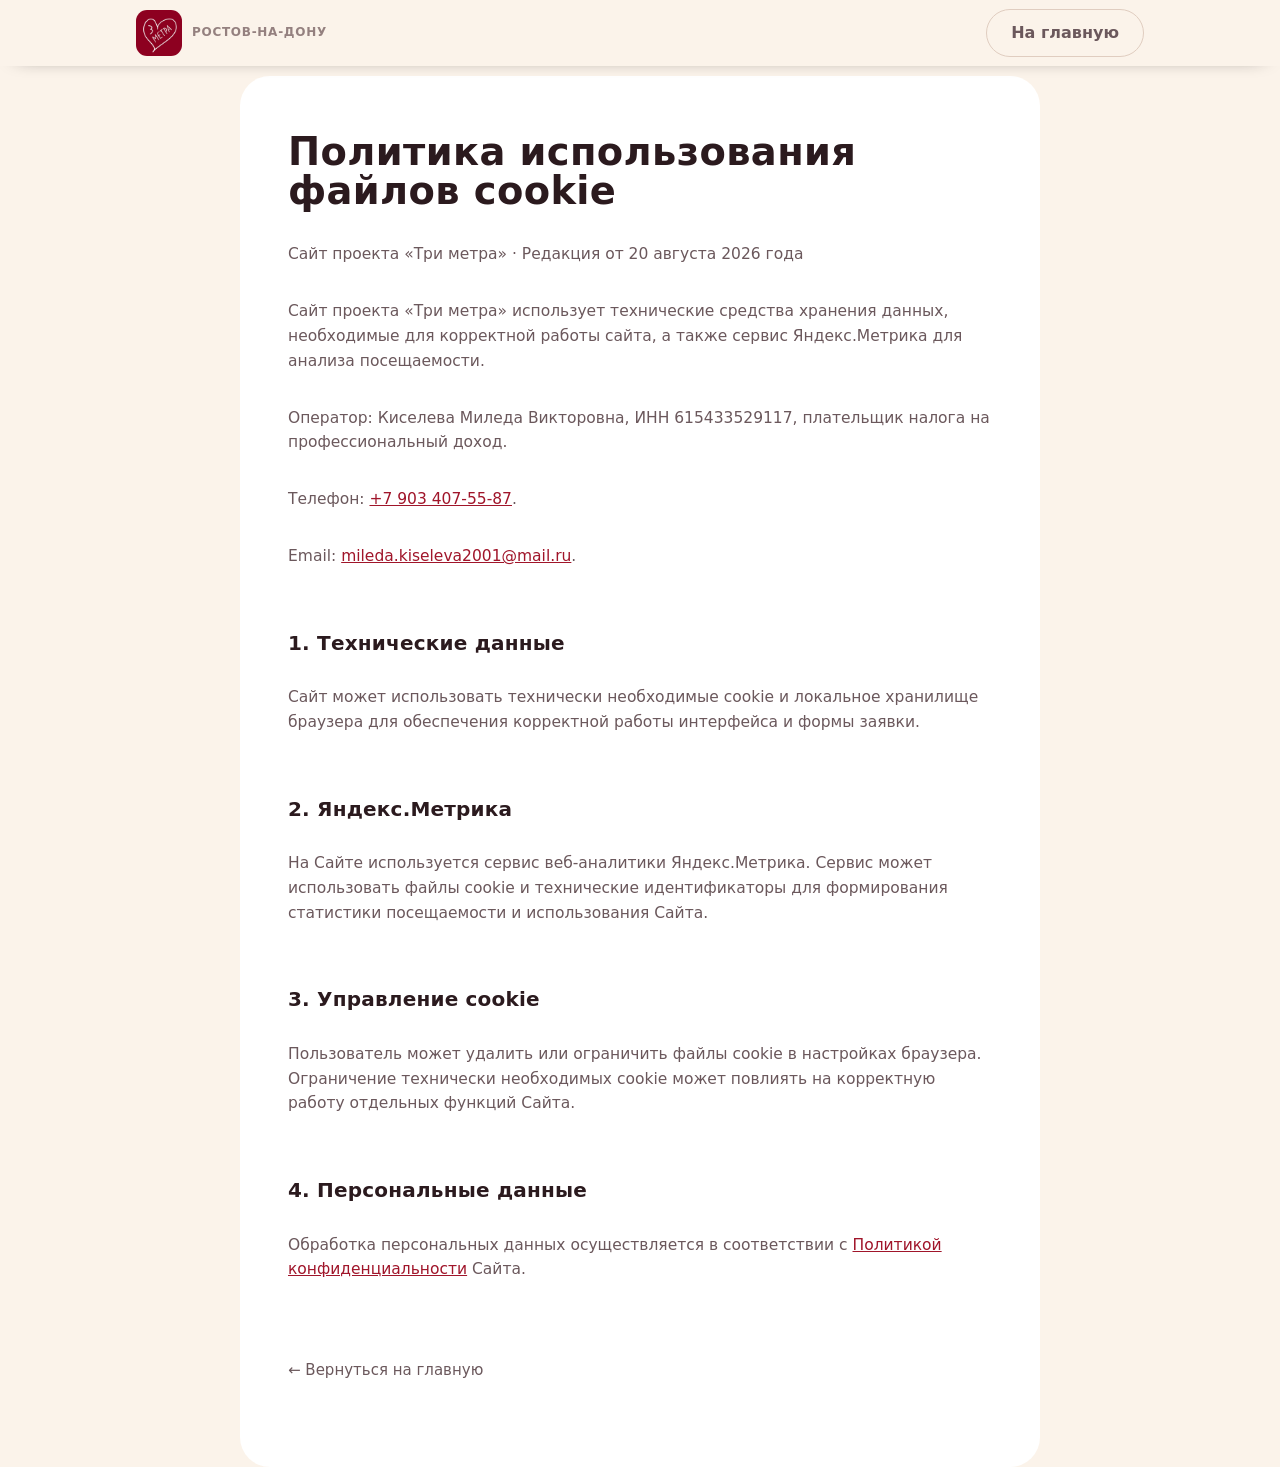
<file: cookies.html>
<!doctype html>
<html lang="ru">
<head>
  <meta charset="utf-8">
  <!-- Yandex.Metrika counter -->
  <script type="text/javascript">
      (function(m,e,t,r,i,k,a){
          m[i]=m[i]||function(){(m[i].a=m[i].a||[]).push(arguments)};
          m[i].l=1*new Date();
          for (var j = 0; j < document.scripts.length; j++) {if (document.scripts[j].src === r) { return; }}
          k=e.createElement(t),a=e.getElementsByTagName(t)[0],k.async=1,k.src=r,a.parentNode.insertBefore(k,a)
      })(window, document,'script','https://mc.yandex.ru/metrika/tag.js?id=110737561', 'ym');

      ym(110737561, 'init', {ssr:true, webvisor:true, clickmap:true, ecommerce:"dataLayer", referrer: document.referrer, url: location.href, accurateTrackBounce:true, trackLinks:true});
  </script>
  <!-- /Yandex.Metrika counter -->
  <meta name="viewport" content="width=device-width, initial-scale=1">
  <title>Политика использования файлов cookie — «3 метра» | Ростов-на-Дону</title>
  <meta name="robots" content="noindex">
  <link rel="icon" type="image/png" href="media/favicon.png">
  <link rel="preconnect" href="https://fonts.googleapis.com">
  <link rel="preconnect" href="https://fonts.gstatic.com" crossorigin>
  <link href="https://fonts.googleapis.com/css2?family=Inter:wght@400;500;600;700&display=swap" rel="stylesheet">
  <link rel="stylesheet" href="styles.css?v=20260811d">
</head>
<body>
<!-- Top.Mail.Ru counter -->
<script type="text/javascript">
var _tmr = window._tmr || (window._tmr = []);
_tmr.push({id: "3786513", type: "pageView", start: (new Date()).getTime()});
(function (d, w, id) {
  if (d.getElementById(id)) return;
  var ts = d.createElement("script"); ts.type = "text/javascript"; ts.async = true; ts.id = id;
  ts.src = "https://top-fwz1.mail.ru/js/code.js";
  var f = function () {var s = d.getElementsByTagName("script")[0]; s.parentNode.insertBefore(ts, s);};
  if (w.opera == "[object Opera]") { d.addEventListener("DOMContentLoaded", f, false); } else { f(); }
})(document, window, "tmr-code");
</script>
<noscript><div><img src="https://top-fwz1.mail.ru/counter?id=3786513;js=na" style="position:absolute;left:-9999px;" alt="Top.Mail.Ru" /></div></noscript>
<!-- /Top.Mail.Ru counter -->
<!-- Yandex.Metrika counter -->
<noscript><div><img src="https://mc.yandex.ru/watch/110737561" style="position:absolute; left:-9999px;" alt="" /></div></noscript>
<!-- /Yandex.Metrika counter -->
<header class="nav is-scrolled">
  <div class="nav__inner container">
    <a class="nav__logo" href="index.html" aria-label="3 метра — на главную">
      <img class="nav__mark" src="media/favicon.png" width="46" height="46" decoding="async" alt="Логотип «3 метра»">
      <span class="nav__city">Ростов-на-Дону</span>
    </a>
    <a class="btn btn--ghost nav__cta" href="index.html">На главную</a>
  </div>
</header>
<main class="doc container container--narrow">
<h1>Политика использования файлов cookie</h1>
<p class="doc__sub">Сайт проекта «Три метра» · Редакция от 20 августа 2026 года</p>
<p>Сайт проекта «Три метра» использует технические средства хранения данных, необходимые для корректной работы сайта, а также сервис Яндекс.Метрика для анализа посещаемости.</p>
<p>Оператор: Киселева Миледа Викторовна, ИНН 615433529117, плательщик налога на профессиональный доход.</p>
<p>Телефон: <a href="tel:+79034075587">+7 903 407-55-87</a>.</p>
<p>Email: <a href="mailto:mileda.kiseleva2001@mail.ru">mileda.kiseleva2001@mail.ru</a>.</p>
<h2>1. Технические данные</h2>
<p>Сайт может использовать технически необходимые cookie и локальное хранилище браузера для обеспечения корректной работы интерфейса и формы заявки.</p>
<h2>2. Яндекс.Метрика</h2>
<p>На Сайте используется сервис веб-аналитики Яндекс.Метрика. Сервис может использовать файлы cookie и технические идентификаторы для формирования статистики посещаемости и использования Сайта.</p>
<h2>3. Управление cookie</h2>
<p>Пользователь может удалить или ограничить файлы cookie в настройках браузера. Ограничение технически необходимых cookie может повлиять на корректную работу отдельных функций Сайта.</p>
<h2>4. Персональные данные</h2>
<p>Обработка персональных данных осуществляется в соответствии с <a href="policy.html">Политикой конфиденциальности</a> Сайта.</p>
<p class="doc__back"><a href="index.html">← Вернуться на главную</a></p>
</main>
</body>
</html>
</file>
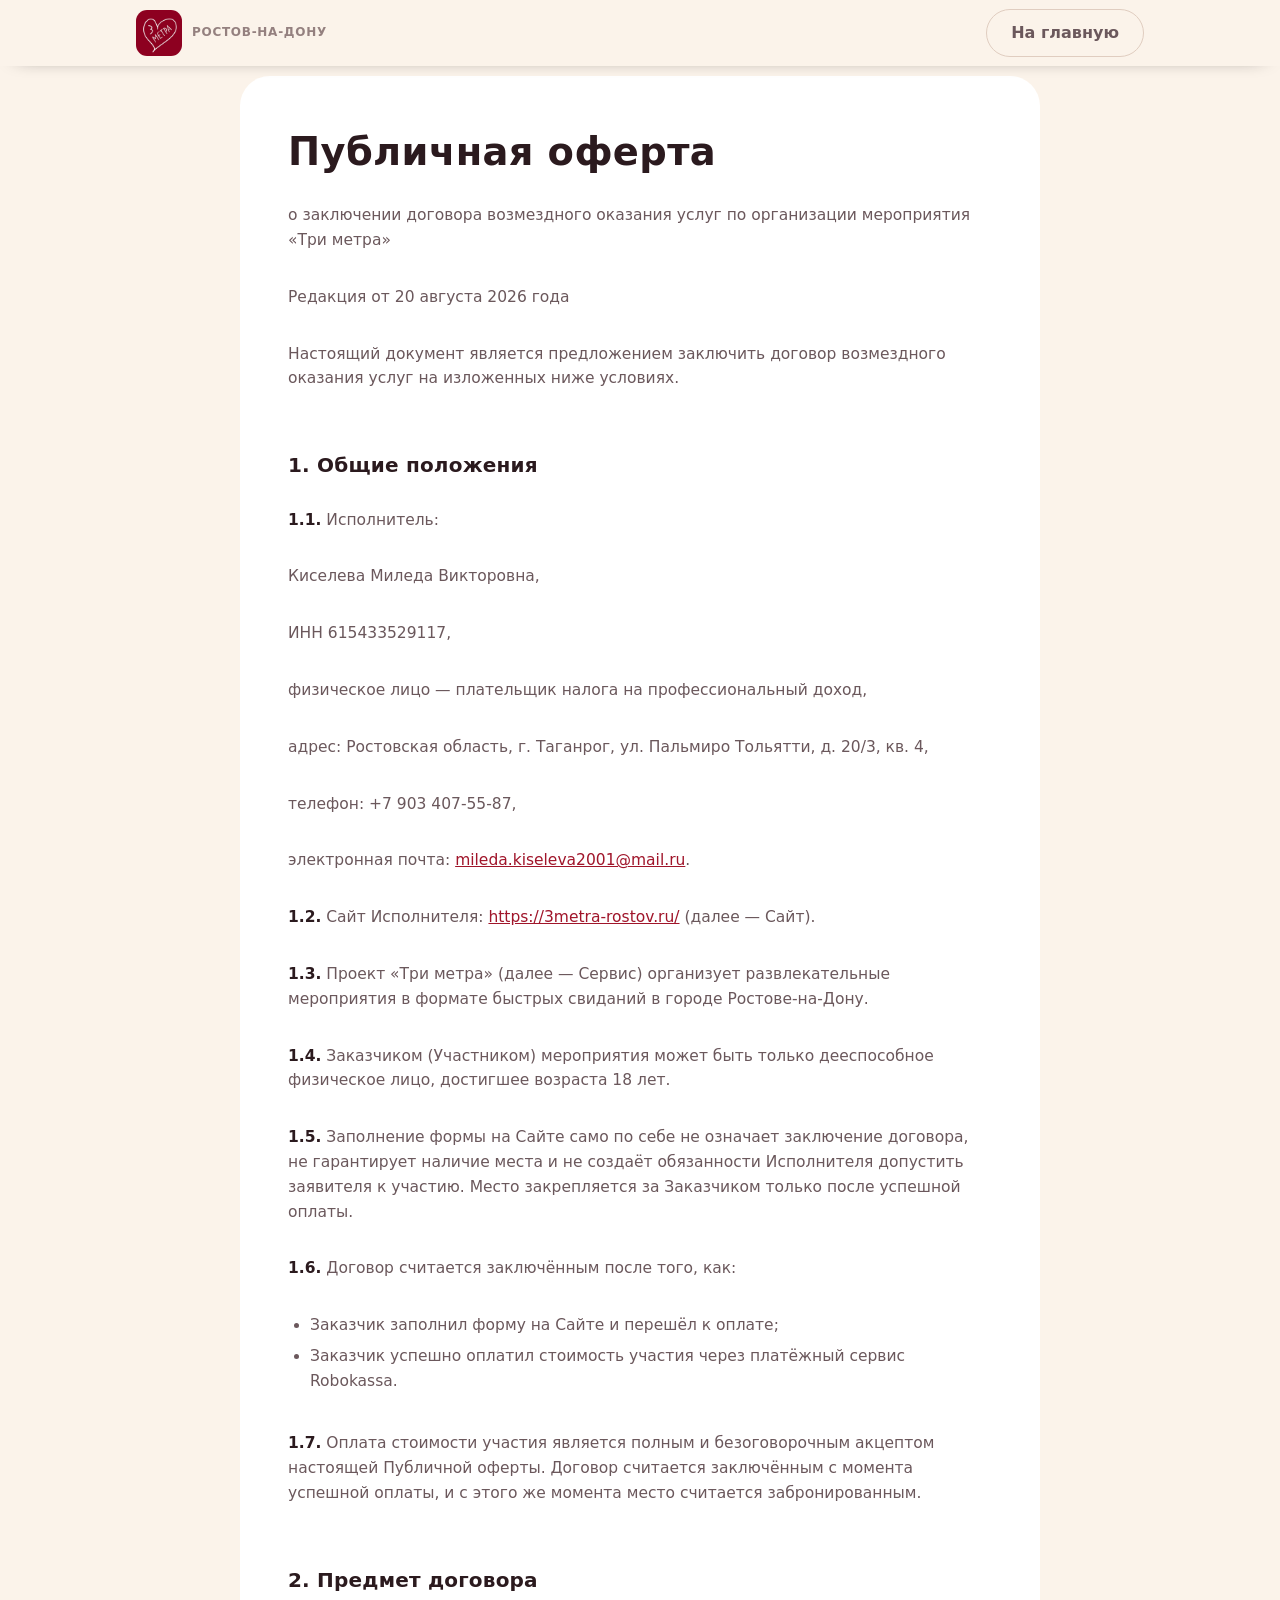
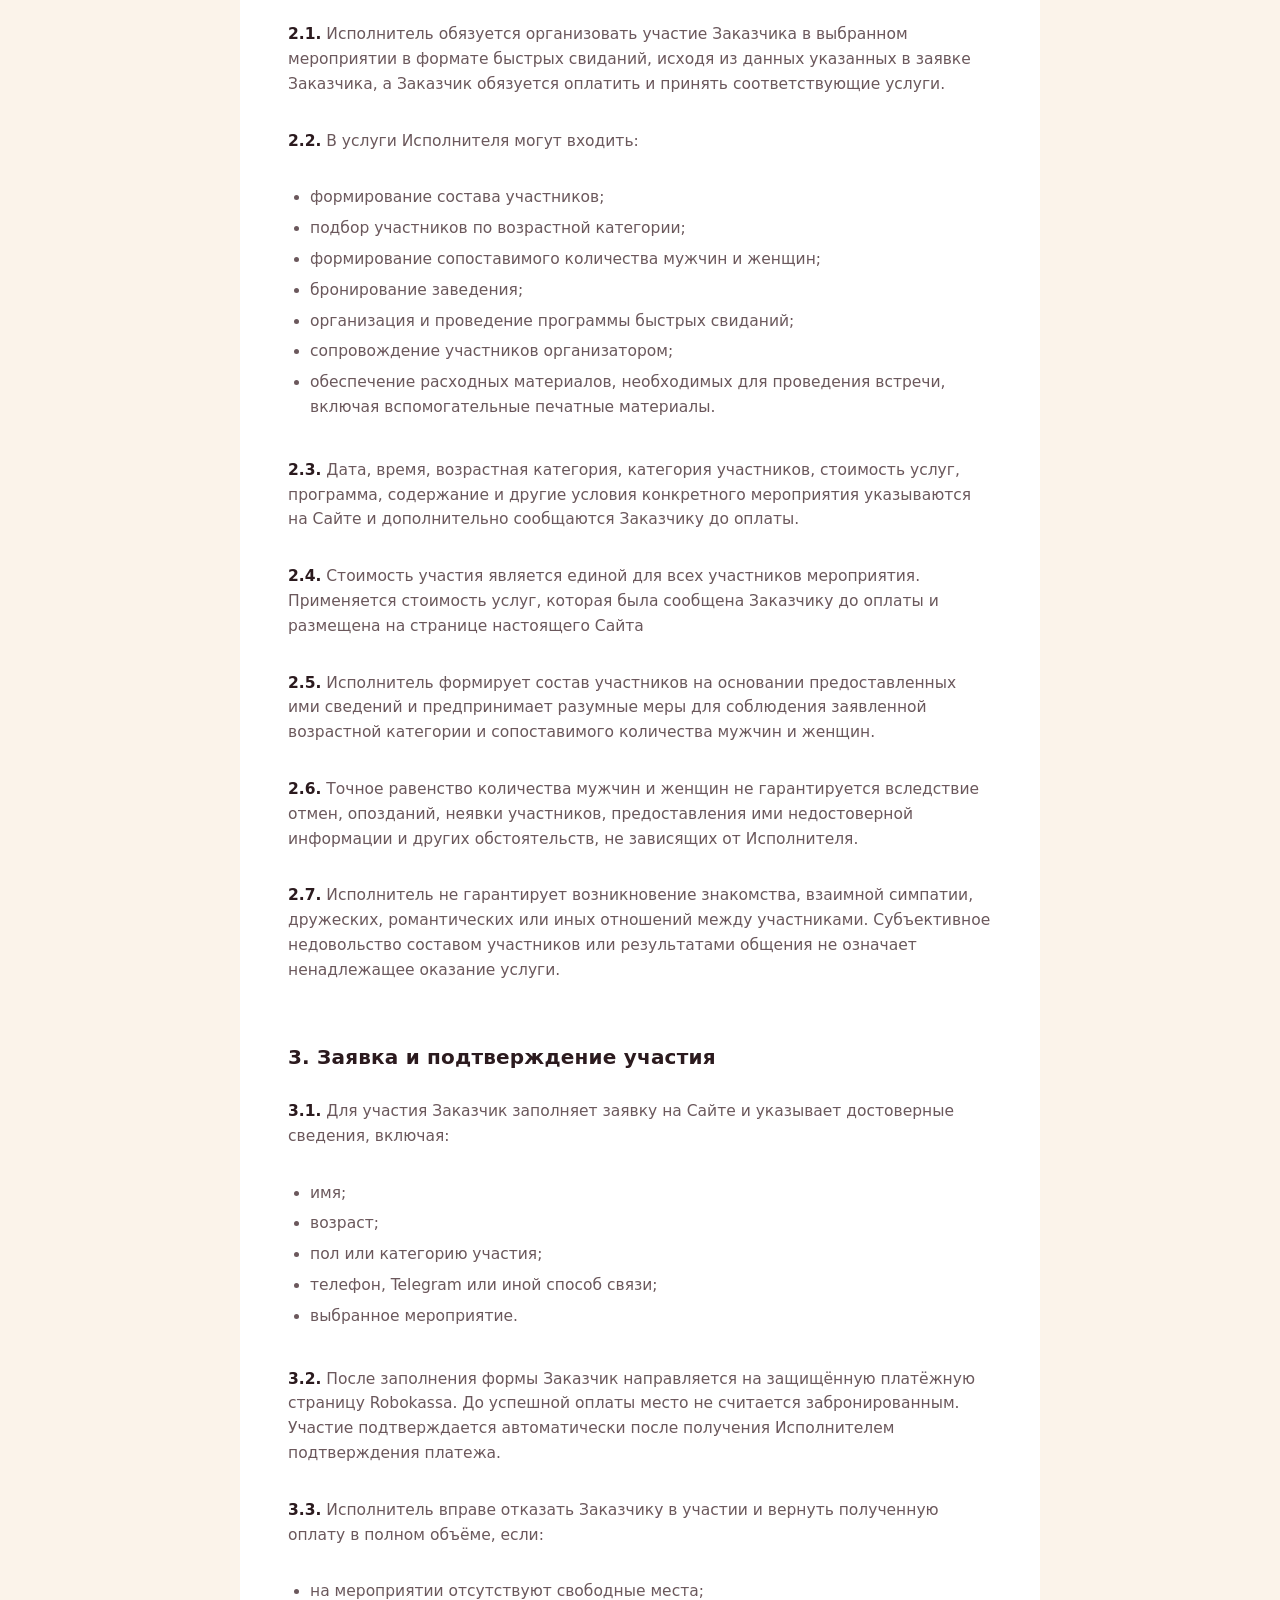
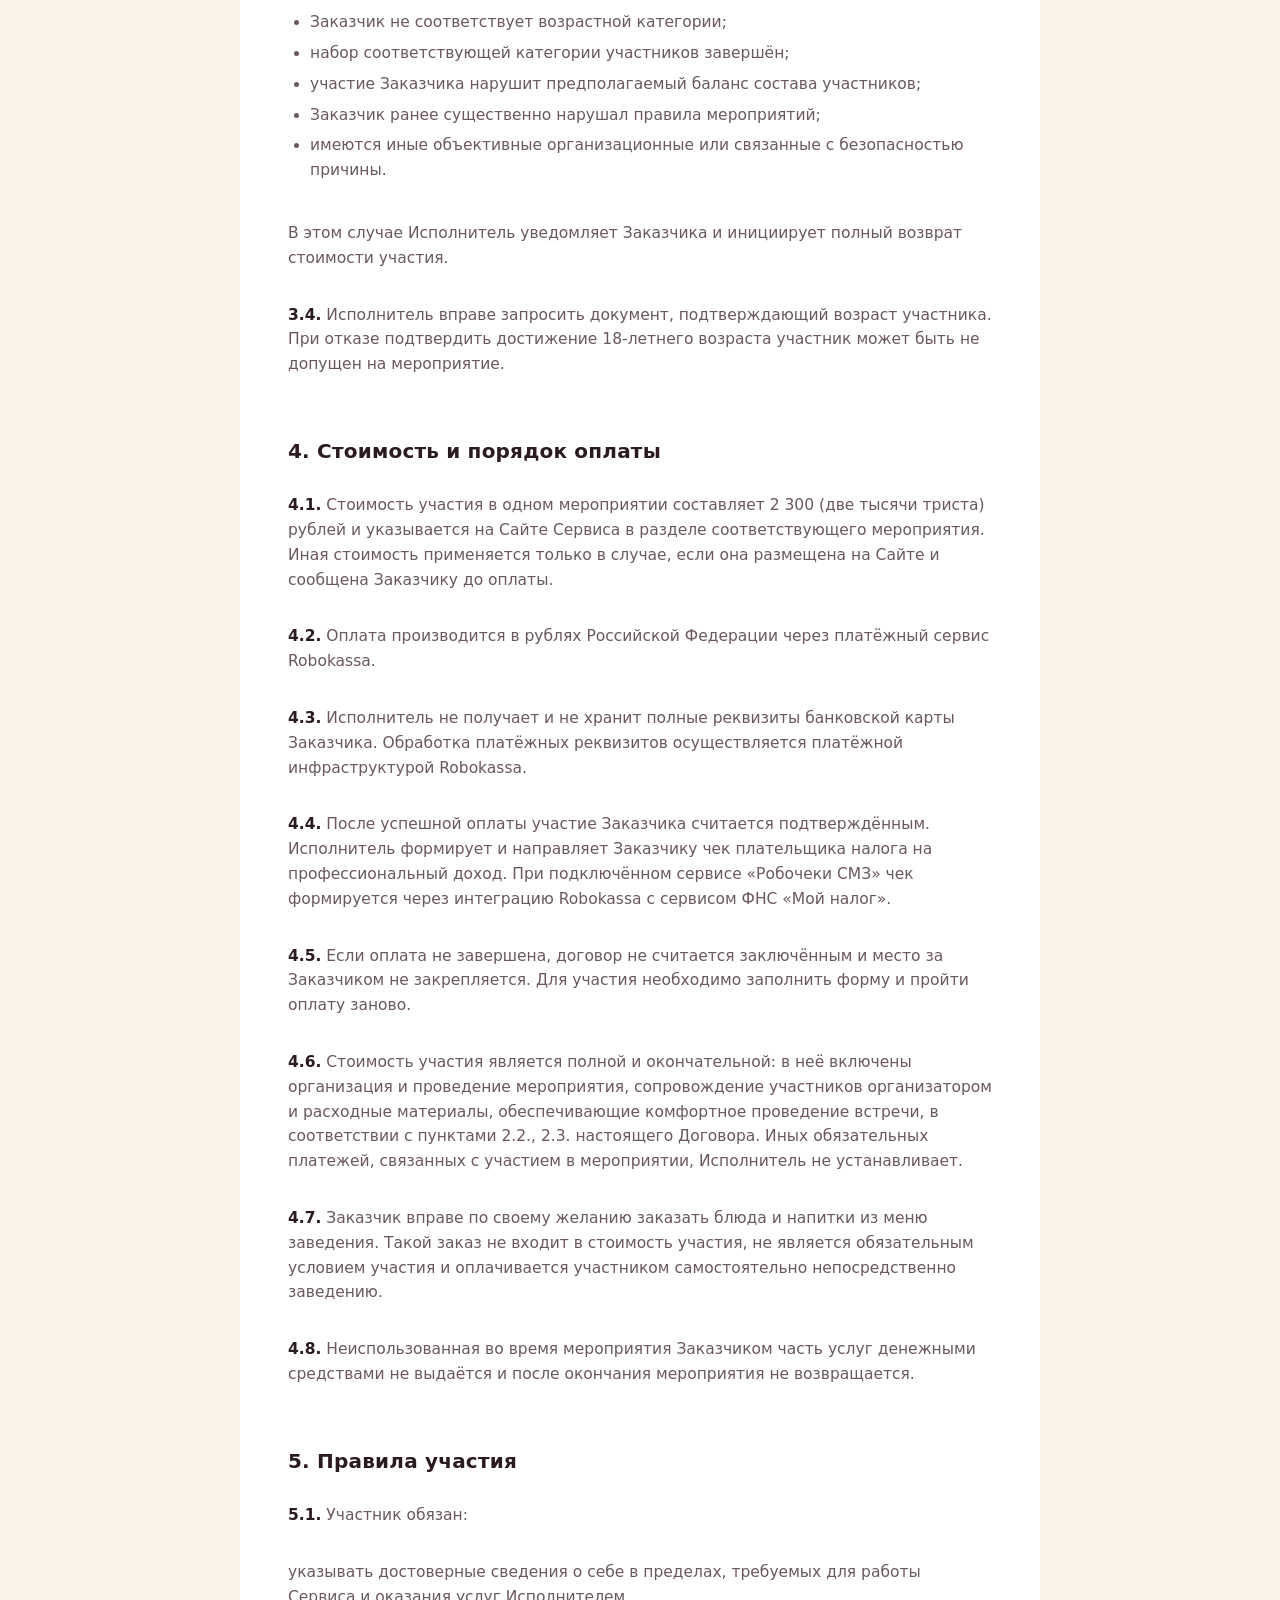
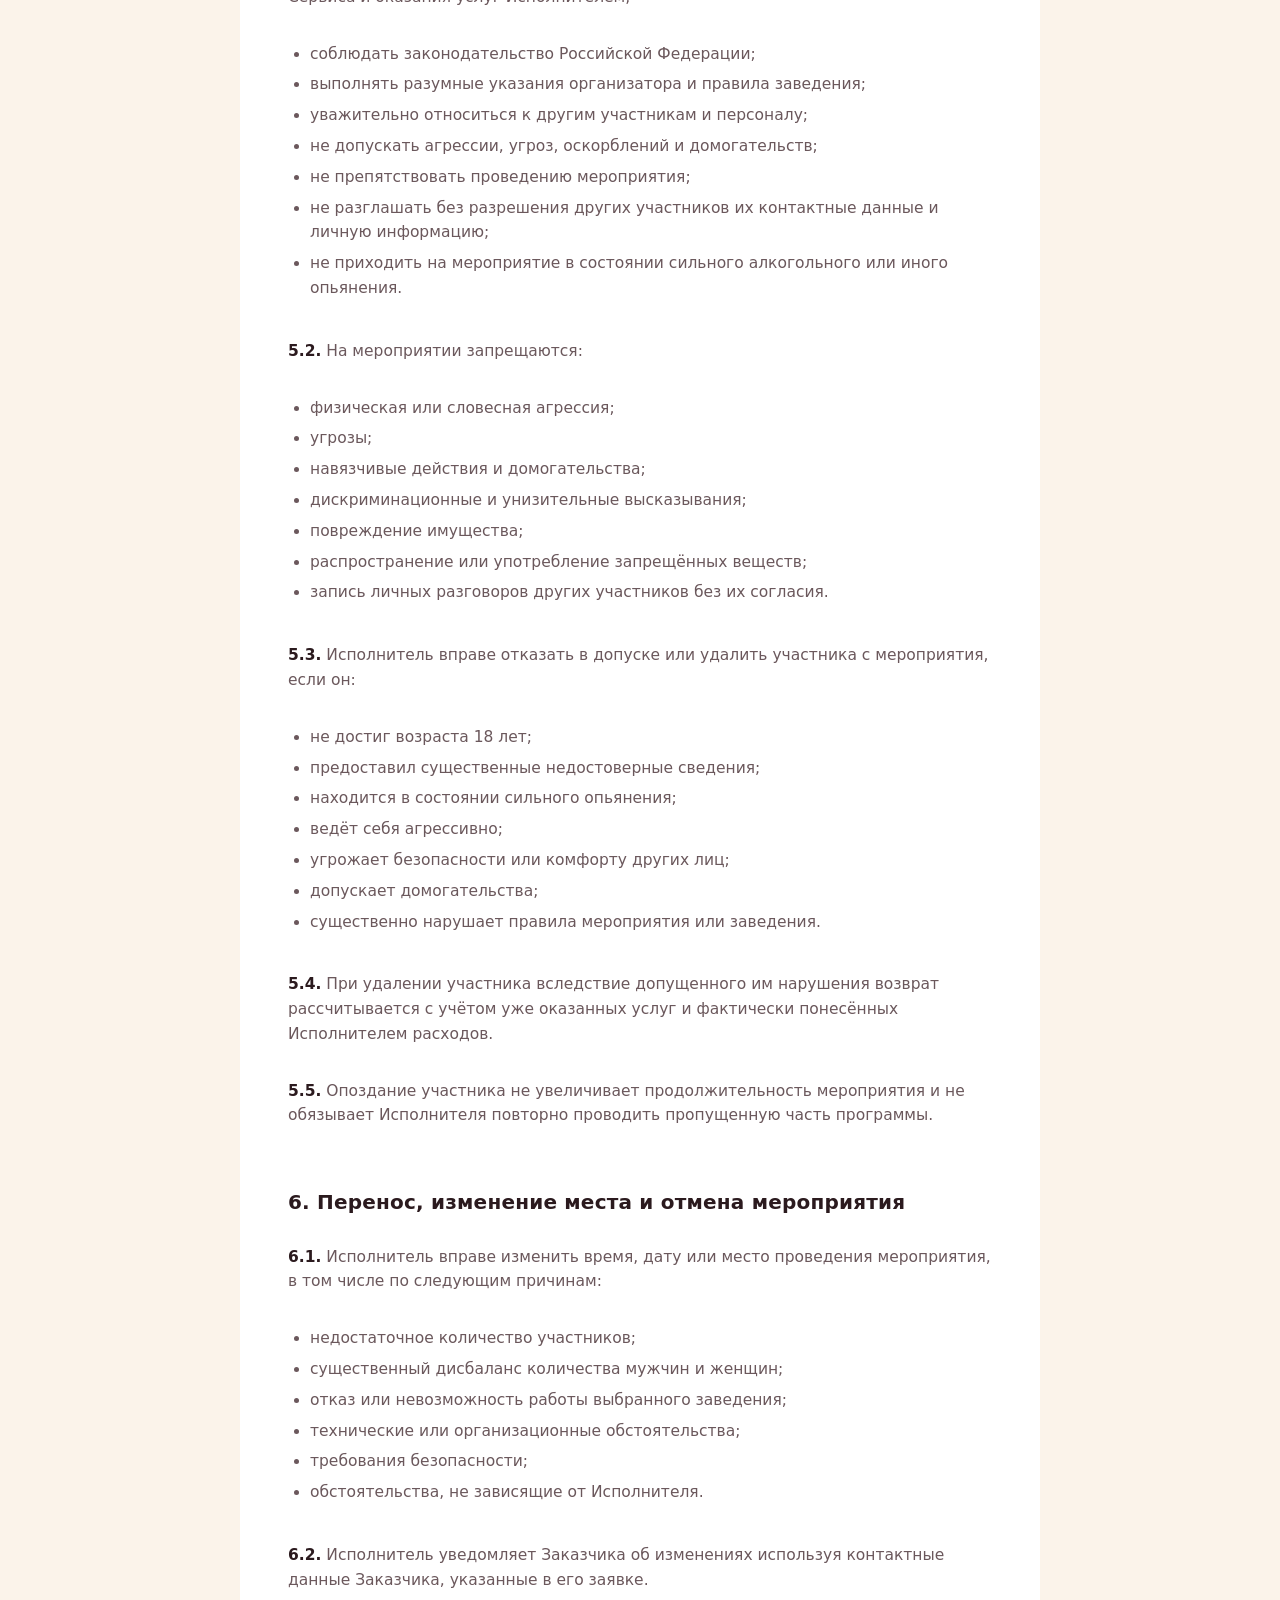
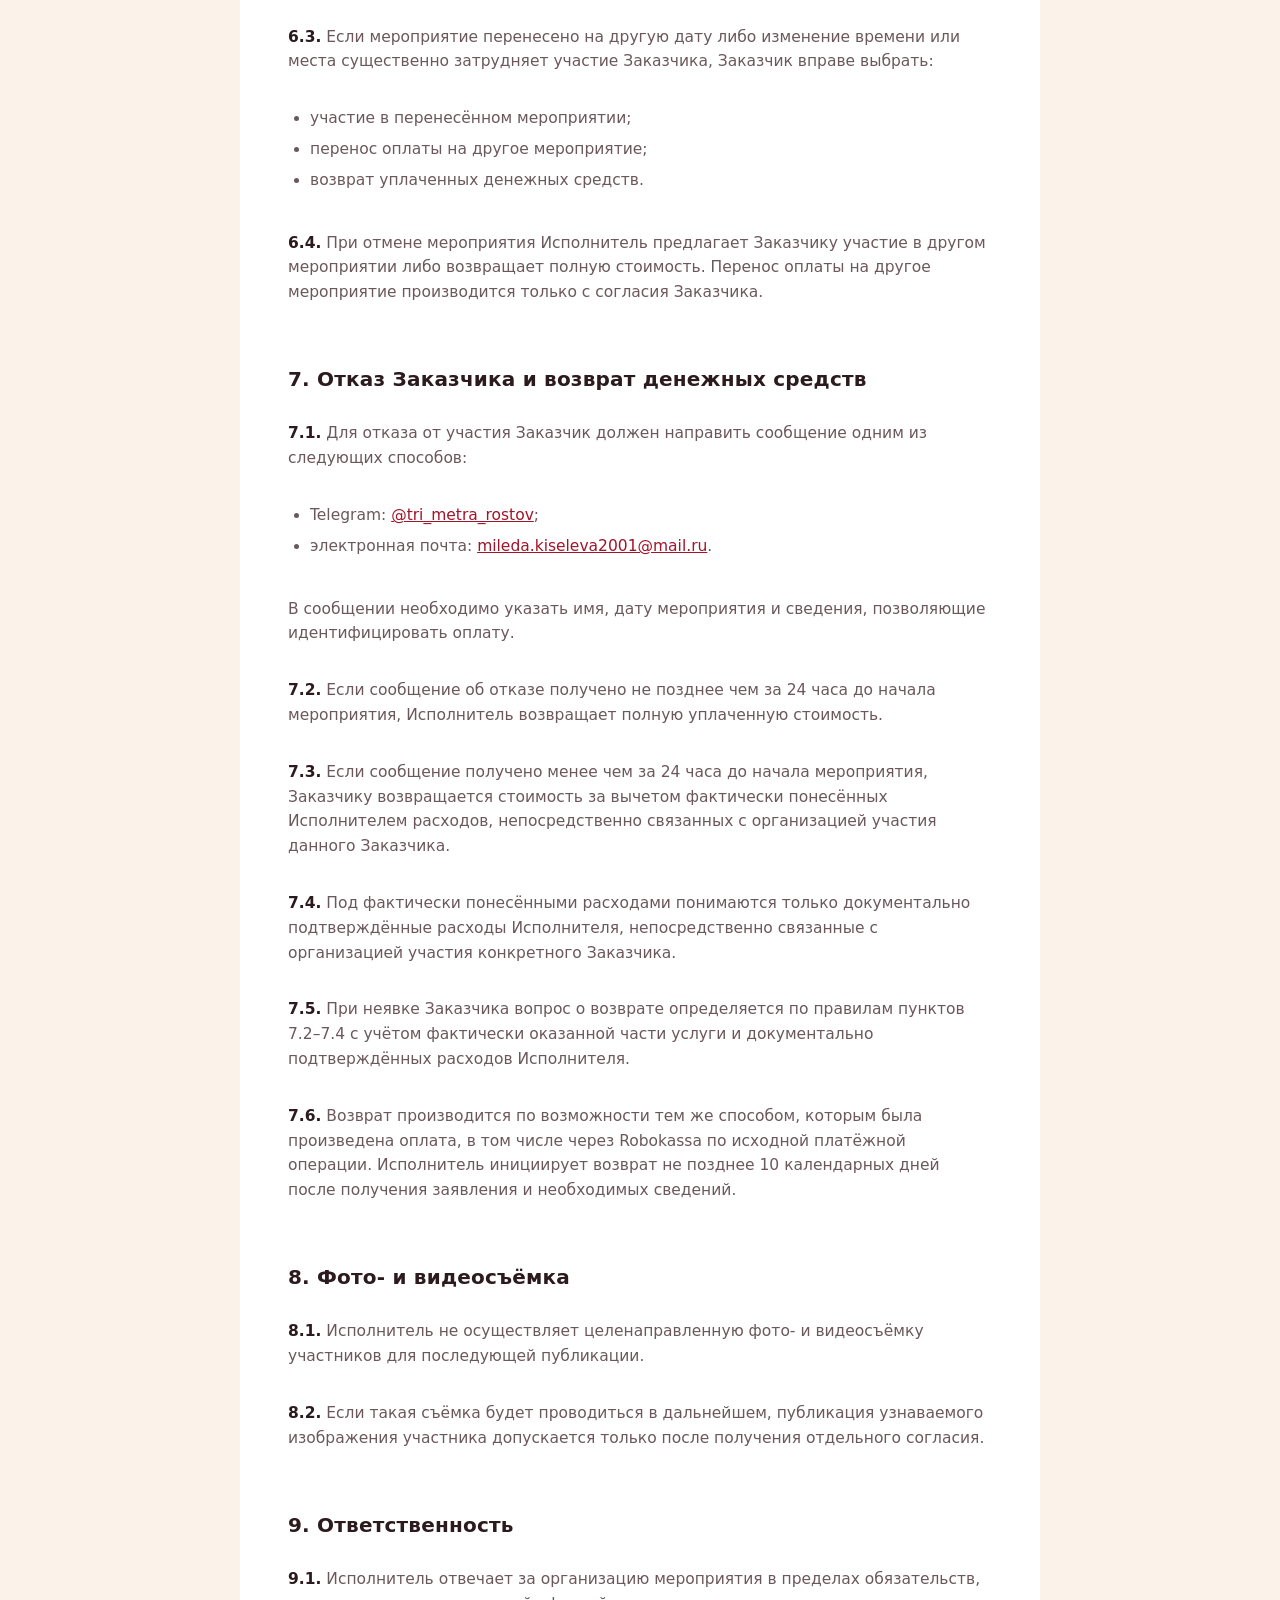
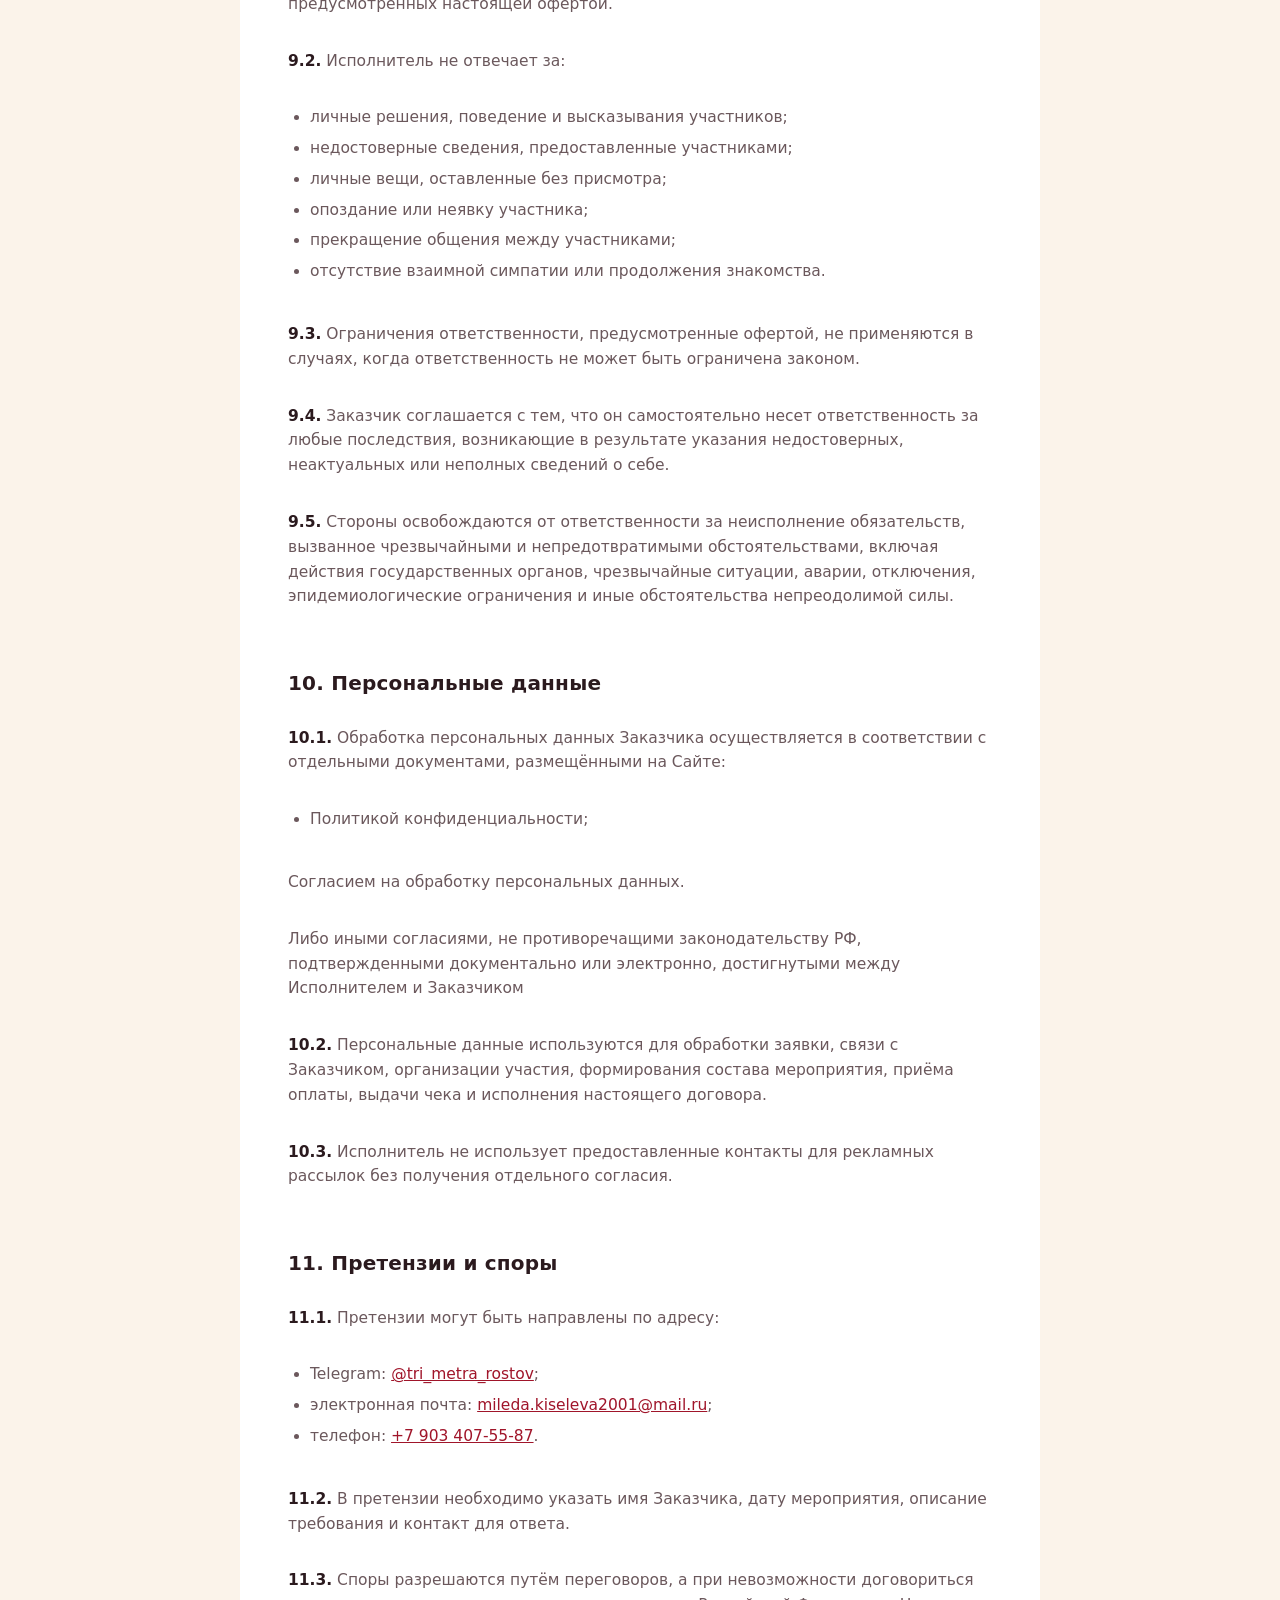
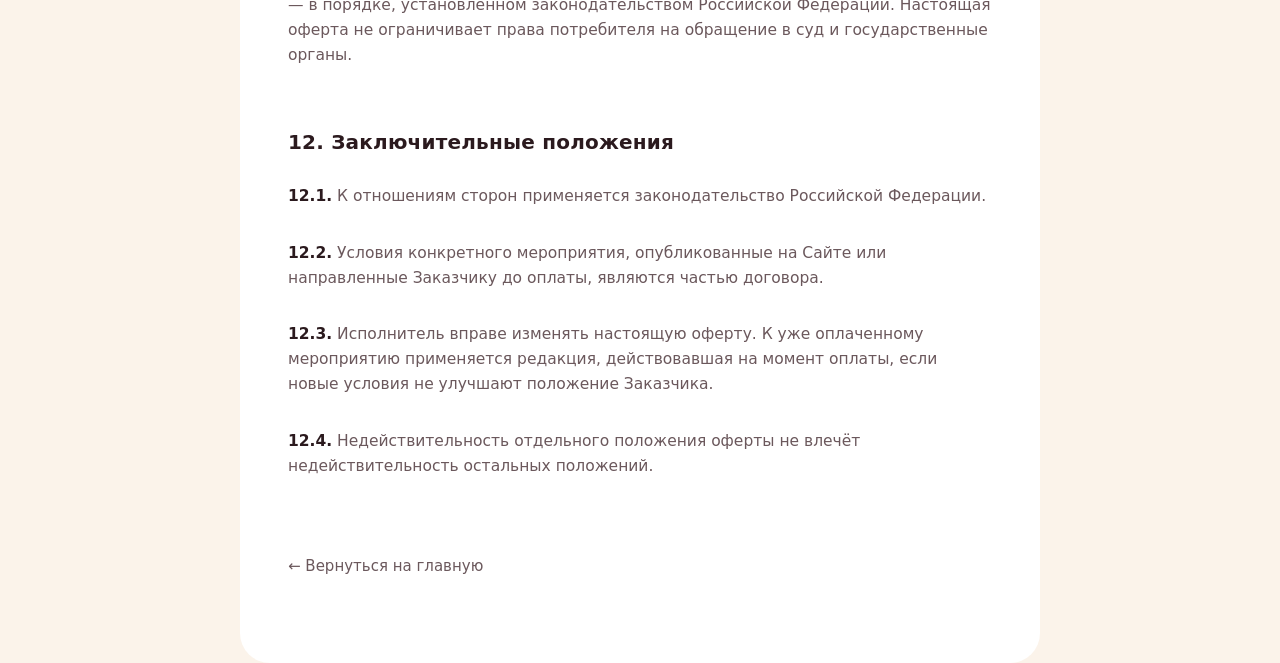
<file: offerta.html>
<!doctype html>
<html lang="ru">
<head>
  <meta charset="utf-8">
  <!-- Yandex.Metrika counter -->
  <script type="text/javascript">
      (function(m,e,t,r,i,k,a){
          m[i]=m[i]||function(){(m[i].a=m[i].a||[]).push(arguments)};
          m[i].l=1*new Date();
          for (var j = 0; j < document.scripts.length; j++) {if (document.scripts[j].src === r) { return; }}
          k=e.createElement(t),a=e.getElementsByTagName(t)[0],k.async=1,k.src=r,a.parentNode.insertBefore(k,a)
      })(window, document,'script','https://mc.yandex.ru/metrika/tag.js?id=110737561', 'ym');

      ym(110737561, 'init', {ssr:true, webvisor:true, clickmap:true, ecommerce:"dataLayer", referrer: document.referrer, url: location.href, accurateTrackBounce:true, trackLinks:true});
  </script>
  <!-- /Yandex.Metrika counter -->
  <meta name="viewport" content="width=device-width, initial-scale=1">
  <title>Публичная оферта — «3 метра» | Ростов-на-Дону</title>
  <meta name="robots" content="noindex">
  <link rel="icon" type="image/png" href="media/favicon.png">
  <link rel="preconnect" href="https://fonts.googleapis.com">
  <link rel="preconnect" href="https://fonts.gstatic.com" crossorigin>
  <link href="https://fonts.googleapis.com/css2?family=Inter:wght@400;500;600;700&display=swap" rel="stylesheet">
  <link rel="stylesheet" href="styles.css?v=20260811d">
</head>
<body>
<!-- Top.Mail.Ru counter -->
<script type="text/javascript">
var _tmr = window._tmr || (window._tmr = []);
_tmr.push({id: "3786513", type: "pageView", start: (new Date()).getTime()});
(function (d, w, id) {
  if (d.getElementById(id)) return;
  var ts = d.createElement("script"); ts.type = "text/javascript"; ts.async = true; ts.id = id;
  ts.src = "https://top-fwz1.mail.ru/js/code.js";
  var f = function () {var s = d.getElementsByTagName("script")[0]; s.parentNode.insertBefore(ts, s);};
  if (w.opera == "[object Opera]") { d.addEventListener("DOMContentLoaded", f, false); } else { f(); }
})(document, window, "tmr-code");
</script>
<noscript><div><img src="https://top-fwz1.mail.ru/counter?id=3786513;js=na" style="position:absolute;left:-9999px;" alt="Top.Mail.Ru" /></div></noscript>
<!-- /Top.Mail.Ru counter -->
<!-- Yandex.Metrika counter -->
<noscript><div><img src="https://mc.yandex.ru/watch/110737561" style="position:absolute; left:-9999px;" alt="" /></div></noscript>
<!-- /Yandex.Metrika counter -->
<header class="nav is-scrolled">
  <div class="nav__inner container">
    <a class="nav__logo" href="index.html" aria-label="3 метра — на главную">
      <img class="nav__mark" src="media/favicon.png" width="46" height="46" decoding="async" alt="Логотип «3 метра»">
      <span class="nav__city">Ростов-на-Дону</span>
    </a>
    <a class="btn btn--ghost nav__cta" href="index.html">На главную</a>
  </div>
</header>
<main class="doc container container--narrow">
<h1>Публичная оферта</h1>
<p class="doc__sub">о заключении договора возмездного оказания услуг по организации мероприятия «Три метра»</p>
<p class="doc__sub">Редакция от 20 августа 2026 года</p>
<p>Настоящий документ является предложением заключить договор возмездного оказания услуг на изложенных ниже условиях.</p>
<h2>1. Общие положения</h2>
<p><strong>1.1.</strong> Исполнитель:</p>
<p>Киселева Миледа Викторовна,</p>
<p>ИНН 615433529117,</p>
<p>физическое лицо — плательщик налога на профессиональный доход,</p>
<p>адрес: Ростовская область, г. Таганрог, ул. Пальмиро Тольятти, д. 20/3, кв. 4,</p>
<p>телефон: +7 903 407-55-87,</p>
<p>электронная почта: <a href="mailto:mileda.kiseleva2001@mail.ru">mileda.kiseleva2001@mail.ru</a>.</p>
<p><strong>1.2.</strong> Сайт Исполнителя: <a href="https://3metra-rostov.ru/">https://3metra-rostov.ru/</a> (далее — Сайт).</p>
<p><strong>1.3.</strong> Проект «Три метра» (далее — Сервис) организует развлекательные мероприятия в формате быстрых свиданий в городе Ростове-на-Дону.</p>
<p><strong>1.4.</strong> Заказчиком (Участником) мероприятия может быть только дееспособное физическое лицо, достигшее возраста 18 лет.</p>
<p><strong>1.5.</strong> Заполнение формы на Сайте само по себе не означает заключение договора, не гарантирует наличие места и не создаёт обязанности Исполнителя допустить заявителя к участию. Место закрепляется за Заказчиком только после успешной оплаты.</p>
<p><strong>1.6.</strong> Договор считается заключённым после того, как:</p>
<ul>
<li>Заказчик заполнил форму на Сайте и перешёл к оплате;</li>
<li>Заказчик успешно оплатил стоимость участия через платёжный сервис Robokassa.</li>
</ul>
<p><strong>1.7.</strong> Оплата стоимости участия является полным и безоговорочным акцептом настоящей Публичной оферты. Договор считается заключённым с момента успешной оплаты, и с этого же момента место считается забронированным.</p>
<h2>2. Предмет договора</h2>
<p><strong>2.1.</strong> Исполнитель обязуется организовать участие Заказчика в выбранном мероприятии в формате быстрых свиданий, исходя из данных указанных в заявке Заказчика, а Заказчик обязуется оплатить и принять соответствующие услуги.</p>
<p><strong>2.2.</strong> В услуги Исполнителя могут входить:</p>
<ul>
<li>формирование состава участников;</li>
<li>подбор участников по возрастной категории;</li>
<li>формирование сопоставимого количества мужчин и женщин;</li>
<li>бронирование заведения;</li>
<li>организация и проведение программы быстрых свиданий;</li>
<li>сопровождение участников организатором;</li>
<li>обеспечение расходных материалов, необходимых для проведения встречи, включая вспомогательные печатные материалы.</li>
</ul>
<p><strong>2.3.</strong> Дата, время, возрастная категория, категория участников, стоимость услуг, программа, содержание и другие условия конкретного мероприятия указываются на Сайте и дополнительно сообщаются Заказчику до оплаты.</p>
<p><strong>2.4.</strong> Стоимость участия является единой для всех участников мероприятия. Применяется стоимость услуг, которая была сообщена Заказчику до оплаты и размещена на странице настоящего Сайта</p>
<p><strong>2.5.</strong> Исполнитель формирует состав участников на основании предоставленных ими сведений и предпринимает разумные меры для соблюдения заявленной возрастной категории и сопоставимого количества мужчин и женщин.</p>
<p><strong>2.6.</strong> Точное равенство количества мужчин и женщин не гарантируется вследствие отмен, опозданий, неявки участников, предоставления ими недостоверной информации и других обстоятельств, не зависящих от Исполнителя.</p>
<p><strong>2.7.</strong> Исполнитель не гарантирует возникновение знакомства, взаимной симпатии, дружеских, романтических или иных отношений между участниками. Субъективное недовольство составом участников или результатами общения не означает ненадлежащее оказание услуги.</p>
<h2>3. Заявка и подтверждение участия</h2>
<p><strong>3.1.</strong> Для участия Заказчик заполняет заявку на Сайте и указывает достоверные сведения, включая:</p>
<ul>
<li>имя;</li>
<li>возраст;</li>
<li>пол или категорию участия;</li>
<li>телефон, Telegram или иной способ связи;</li>
<li>выбранное мероприятие.</li>
</ul>
<p><strong>3.2.</strong> После заполнения формы Заказчик направляется на защищённую платёжную страницу Robokassa. До успешной оплаты место не считается забронированным. Участие подтверждается автоматически после получения Исполнителем подтверждения платежа.</p>
<p><strong>3.3.</strong> Исполнитель вправе отказать Заказчику в участии и вернуть полученную оплату в полном объёме, если:</p>
<ul>
<li>на мероприятии отсутствуют свободные места;</li>
<li>Заказчик не соответствует возрастной категории;</li>
<li>набор соответствующей категории участников завершён;</li>
<li>участие Заказчика нарушит предполагаемый баланс состава участников;</li>
<li>Заказчик ранее существенно нарушал правила мероприятий;</li>
<li>имеются иные объективные организационные или связанные с безопасностью причины.</li>
</ul>
<p>В этом случае Исполнитель уведомляет Заказчика и инициирует полный возврат стоимости участия.</p>
<p><strong>3.4.</strong> Исполнитель вправе запросить документ, подтверждающий возраст участника. При отказе подтвердить достижение 18-летнего возраста участник может быть не допущен на мероприятие.</p>
<h2>4. Стоимость и порядок оплаты</h2>
<p><strong>4.1.</strong> Стоимость участия в одном мероприятии составляет 2 300 (две тысячи триста) рублей и указывается на Сайте Сервиса в разделе соответствующего мероприятия. Иная стоимость применяется только в случае, если она размещена на Сайте и сообщена Заказчику до оплаты.</p>
<p><strong>4.2.</strong> Оплата производится в рублях Российской Федерации через платёжный сервис Robokassa.</p>
<p><strong>4.3.</strong> Исполнитель не получает и не хранит полные реквизиты банковской карты Заказчика. Обработка платёжных реквизитов осуществляется платёжной инфраструктурой Robokassa.</p>
<p><strong>4.4.</strong> После успешной оплаты участие Заказчика считается подтверждённым. Исполнитель формирует и направляет Заказчику чек плательщика налога на профессиональный доход. При подключённом сервисе «Робочеки СМЗ» чек формируется через интеграцию Robokassa с сервисом ФНС «Мой налог».</p>
<p><strong>4.5.</strong> Если оплата не завершена, договор не считается заключённым и место за Заказчиком не закрепляется. Для участия необходимо заполнить форму и пройти оплату заново.</p>
<p><strong>4.6.</strong> Стоимость участия является полной и окончательной: в неё включены организация и проведение мероприятия, сопровождение участников организатором и расходные материалы, обеспечивающие комфортное проведение встречи, в соответствии с пунктами 2.2., 2.3. настоящего Договора. Иных обязательных платежей, связанных с участием в мероприятии, Исполнитель не устанавливает.</p>
<p><strong>4.7.</strong> Заказчик вправе по своему желанию заказать блюда и напитки из меню заведения. Такой заказ не входит в стоимость участия, не является обязательным условием участия и оплачивается участником самостоятельно непосредственно заведению.</p>
<p><strong>4.8.</strong> Неиспользованная во время мероприятия Заказчиком часть услуг денежными средствами не выдаётся и после окончания мероприятия не возвращается.</p>
<h2>5. Правила участия</h2>
<p><strong>5.1.</strong> Участник обязан:</p>
<p>указывать достоверные сведения о себе в пределах, требуемых для работы Сервиса и оказания услуг Исполнителем,</p>
<ul>
<li>соблюдать законодательство Российской Федерации;</li>
<li>выполнять разумные указания организатора и правила заведения;</li>
<li>уважительно относиться к другим участникам и персоналу;</li>
<li>не допускать агрессии, угроз, оскорблений и домогательств;</li>
<li>не препятствовать проведению мероприятия;</li>
<li>не разглашать без разрешения других участников их контактные данные и личную информацию;</li>
<li>не приходить на мероприятие в состоянии сильного алкогольного или иного опьянения.</li>
</ul>
<p><strong>5.2.</strong> На мероприятии запрещаются:</p>
<ul>
<li>физическая или словесная агрессия;</li>
<li>угрозы;</li>
<li>навязчивые действия и домогательства;</li>
<li>дискриминационные и унизительные высказывания;</li>
<li>повреждение имущества;</li>
<li>распространение или употребление запрещённых веществ;</li>
<li>запись личных разговоров других участников без их согласия.</li>
</ul>
<p><strong>5.3.</strong> Исполнитель вправе отказать в допуске или удалить участника с мероприятия, если он:</p>
<ul>
<li>не достиг возраста 18 лет;</li>
<li>предоставил существенные недостоверные сведения;</li>
<li>находится в состоянии сильного опьянения;</li>
<li>ведёт себя агрессивно;</li>
<li>угрожает безопасности или комфорту других лиц;</li>
<li>допускает домогательства;</li>
<li>существенно нарушает правила мероприятия или заведения.</li>
</ul>
<p><strong>5.4.</strong> При удалении участника вследствие допущенного им нарушения возврат рассчитывается с учётом уже оказанных услуг и фактически понесённых Исполнителем расходов.</p>
<p><strong>5.5.</strong> Опоздание участника не увеличивает продолжительность мероприятия и не обязывает Исполнителя повторно проводить пропущенную часть программы.</p>
<h2>6. Перенос, изменение места и отмена мероприятия</h2>
<p><strong>6.1.</strong> Исполнитель вправе изменить время, дату или место проведения мероприятия, в том числе по следующим причинам:</p>
<ul>
<li>недостаточное количество участников;</li>
<li>существенный дисбаланс количества мужчин и женщин;</li>
<li>отказ или невозможность работы выбранного заведения;</li>
<li>технические или организационные обстоятельства;</li>
<li>требования безопасности;</li>
<li>обстоятельства, не зависящие от Исполнителя.</li>
</ul>
<p><strong>6.2.</strong> Исполнитель уведомляет Заказчика об изменениях используя контактные данные Заказчика, указанные в его заявке.</p>
<p><strong>6.3.</strong> Если мероприятие перенесено на другую дату либо изменение времени или места существенно затрудняет участие Заказчика, Заказчик вправе выбрать:</p>
<ul>
<li>участие в перенесённом мероприятии;</li>
<li>перенос оплаты на другое мероприятие;</li>
<li>возврат уплаченных денежных средств.</li>
</ul>
<p><strong>6.4.</strong> При отмене мероприятия Исполнитель предлагает Заказчику участие в другом мероприятии либо возвращает полную стоимость. Перенос оплаты на другое мероприятие производится только с согласия Заказчика.</p>
<h2>7. Отказ Заказчика и возврат денежных средств</h2>
<p><strong>7.1.</strong> Для отказа от участия Заказчик должен направить сообщение одним из следующих способов:</p>
<ul>
<li>Telegram: <a href="https://t.me/tri_metra_rostov" target="_blank" rel="noopener">@tri_metra_rostov</a>;</li>
<li>электронная почта: <a href="mailto:mileda.kiseleva2001@mail.ru">mileda.kiseleva2001@mail.ru</a>.</li>
</ul>
<p>В сообщении необходимо указать имя, дату мероприятия и сведения, позволяющие идентифицировать оплату.</p>
<p><strong>7.2.</strong> Если сообщение об отказе получено не позднее чем за 24 часа до начала мероприятия, Исполнитель возвращает полную уплаченную стоимость.</p>
<p><strong>7.3.</strong> Если сообщение получено менее чем за 24 часа до начала мероприятия, Заказчику возвращается стоимость за вычетом фактически понесённых Исполнителем расходов, непосредственно связанных с организацией участия данного Заказчика.</p>
<p><strong>7.4.</strong> Под фактически понесёнными расходами понимаются только документально подтверждённые расходы Исполнителя, непосредственно связанные с организацией участия конкретного Заказчика.</p>
<p><strong>7.5.</strong> При неявке Заказчика вопрос о возврате определяется по правилам пунктов 7.2–7.4 с учётом фактически оказанной части услуги и документально подтверждённых расходов Исполнителя.</p>
<p><strong>7.6.</strong> Возврат производится по возможности тем же способом, которым была произведена оплата, в том числе через Robokassa по исходной платёжной операции. Исполнитель инициирует возврат не позднее 10 календарных дней после получения заявления и необходимых сведений.</p>
<h2>8. Фото- и видеосъёмка</h2>
<p><strong>8.1.</strong> Исполнитель не осуществляет целенаправленную фото- и видеосъёмку участников для последующей публикации.</p>
<p><strong>8.2.</strong> Если такая съёмка будет проводиться в дальнейшем, публикация узнаваемого изображения участника допускается только после получения отдельного согласия.</p>
<h2>9. Ответственность</h2>
<p><strong>9.1.</strong> Исполнитель отвечает за организацию мероприятия в пределах обязательств, предусмотренных настоящей офертой.</p>
<p><strong>9.2.</strong> Исполнитель не отвечает за:</p>
<ul>
<li>личные решения, поведение и высказывания участников;</li>
<li>недостоверные сведения, предоставленные участниками;</li>
<li>личные вещи, оставленные без присмотра;</li>
<li>опоздание или неявку участника;</li>
<li>прекращение общения между участниками;</li>
<li>отсутствие взаимной симпатии или продолжения знакомства.</li>
</ul>
<p><strong>9.3.</strong> Ограничения ответственности, предусмотренные офертой, не применяются в случаях, когда ответственность не может быть ограничена законом.</p>
<p><strong>9.4.</strong> Заказчик соглашается с тем, что он самостоятельно несет ответственность за любые последствия, возникающие в результате указания недостоверных, неактуальных или неполных сведений о себе.</p>
<p><strong>9.5.</strong> Стороны освобождаются от ответственности за неисполнение обязательств, вызванное чрезвычайными и непредотвратимыми обстоятельствами, включая действия государственных органов, чрезвычайные ситуации, аварии, отключения, эпидемиологические ограничения и иные обстоятельства непреодолимой силы.</p>
<h2>10. Персональные данные</h2>
<p><strong>10.1.</strong> Обработка персональных данных Заказчика осуществляется в соответствии с отдельными документами, размещёнными на Сайте:</p>
<ul>
<li>Политикой конфиденциальности;</li>
</ul>
<p>Согласием на обработку персональных данных.</p>
<p>Либо иными согласиями, не противоречащими законодательству РФ, подтвержденными документально или электронно, достигнутыми между Исполнителем и Заказчиком</p>
<p><strong>10.2.</strong> Персональные данные используются для обработки заявки, связи с Заказчиком, организации участия, формирования состава мероприятия, приёма оплаты, выдачи чека и исполнения настоящего договора.</p>
<p><strong>10.3.</strong> Исполнитель не использует предоставленные контакты для рекламных рассылок без получения отдельного согласия.</p>
<h2>11. Претензии и споры</h2>
<p><strong>11.1.</strong> Претензии могут быть направлены по адресу:</p>
<ul>
<li>Telegram: <a href="https://t.me/tri_metra_rostov" target="_blank" rel="noopener">@tri_metra_rostov</a>;</li>
<li>электронная почта: <a href="mailto:mileda.kiseleva2001@mail.ru">mileda.kiseleva2001@mail.ru</a>;</li>
<li>телефон: <a href="tel:+79034075587">+7 903 407-55-87</a>.</li>
</ul>
<p><strong>11.2.</strong> В претензии необходимо указать имя Заказчика, дату мероприятия, описание требования и контакт для ответа.</p>
<p><strong>11.3.</strong> Споры разрешаются путём переговоров, а при невозможности договориться — в порядке, установленном законодательством Российской Федерации. Настоящая оферта не ограничивает права потребителя на обращение в суд и государственные органы.</p>
<h2>12. Заключительные положения</h2>
<p><strong>12.1.</strong> К отношениям сторон применяется законодательство Российской Федерации.</p>
<p><strong>12.2.</strong> Условия конкретного мероприятия, опубликованные на Сайте или направленные Заказчику до оплаты, являются частью договора.</p>
<p><strong>12.3.</strong> Исполнитель вправе изменять настоящую оферту. К уже оплаченному мероприятию применяется редакция, действовавшая на момент оплаты, если новые условия не улучшают положение Заказчика.</p>
<p><strong>12.4.</strong> Недействительность отдельного положения оферты не влечёт недействительность остальных положений.</p>
<p class="doc__back"><a href="index.html">← Вернуться на главную</a></p>
</main>
</body>
</html>
</file>
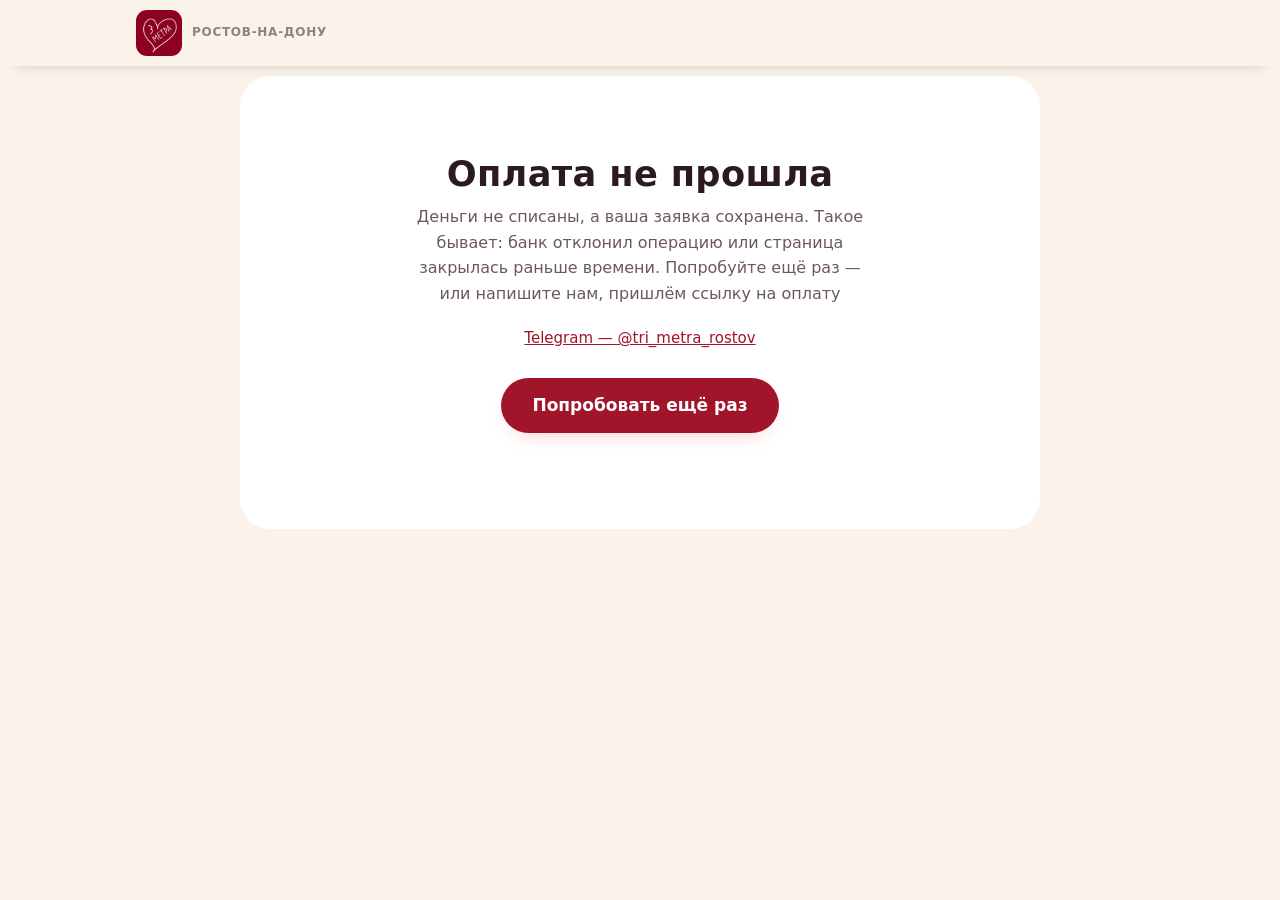
<file: payment-fail.html>
<!doctype html>
<html lang="ru">
<head>
  <meta charset="utf-8">
  <meta name="viewport" content="width=device-width, initial-scale=1">
  <meta name="robots" content="noindex">
  <title>Оплата не прошла — 3 метра | Ростов-на-Дону</title>
  <link rel="icon" type="image/png" href="media/favicon.png">
  <link rel="preconnect" href="https://fonts.googleapis.com">
  <link rel="preconnect" href="https://fonts.gstatic.com" crossorigin>
  <link href="https://fonts.googleapis.com/css2?family=Inter:wght@400;500;600;700&display=swap" rel="stylesheet">
  <link rel="stylesheet" href="styles.css?v=20260811d">
</head>
<body>
<!-- Top.Mail.Ru counter -->
<script type="text/javascript">
var _tmr = window._tmr || (window._tmr = []);
_tmr.push({id: "3786513", type: "pageView", start: (new Date()).getTime()});
(function (d, w, id) {
  if (d.getElementById(id)) return;
  var ts = d.createElement("script"); ts.type = "text/javascript"; ts.async = true; ts.id = id;
  ts.src = "https://top-fwz1.mail.ru/js/code.js";
  var f = function () {var s = d.getElementsByTagName("script")[0]; s.parentNode.insertBefore(ts, s);};
  if (w.opera == "[object Opera]") { d.addEventListener("DOMContentLoaded", f, false); } else { f(); }
})(document, window, "tmr-code");
</script>
<noscript><div><img src="https://top-fwz1.mail.ru/counter?id=3786513;js=na" style="position:absolute;left:-9999px;" alt="Top.Mail.Ru" /></div></noscript>
<!-- /Top.Mail.Ru counter -->
<header class="nav is-scrolled">
  <div class="nav__inner container">
    <a class="nav__logo" href="/" aria-label="3 метра — на главную">
      <img class="nav__mark" src="media/favicon.png" width="46" height="46" decoding="async" alt="Логотип «3 метра»">
      <span class="nav__city">Ростов-на-Дону</span>
    </a>
  </div>
</header>

<main class="doc container container--narrow">
  <div style="text-align:center; padding-block: 24px;">
    <h1 style="font-size: clamp(1.6rem, 4vw, 2.2rem); margin-bottom: 12px;">Оплата не прошла</h1>
    <p class="doc__sub" style="font-size: 16px; max-width: 46ch; margin-inline: auto;">
      Деньги не списаны, а ваша заявка сохранена. Такое бывает: банк отклонил
      операцию или страница закрылась раньше времени. Попробуйте ещё раз —
      или напишите нам, пришлём ссылку на оплату
    </p>
    <p style="margin: 20px 0 28px; color: var(--text-soft); font-size: 15px;">
      <a href="https://t.me/tri_metra_rostov" target="_blank" rel="noopener" style="color: var(--accent);">Telegram — @tri_metra_rostov</a>
    </p>
    <a class="btn btn--primary btn--lg" href="/#dates" style="color: #fff; text-decoration: none;">Попробовать ещё раз</a>
  </div>
</main>
</body>
</html>
</file>
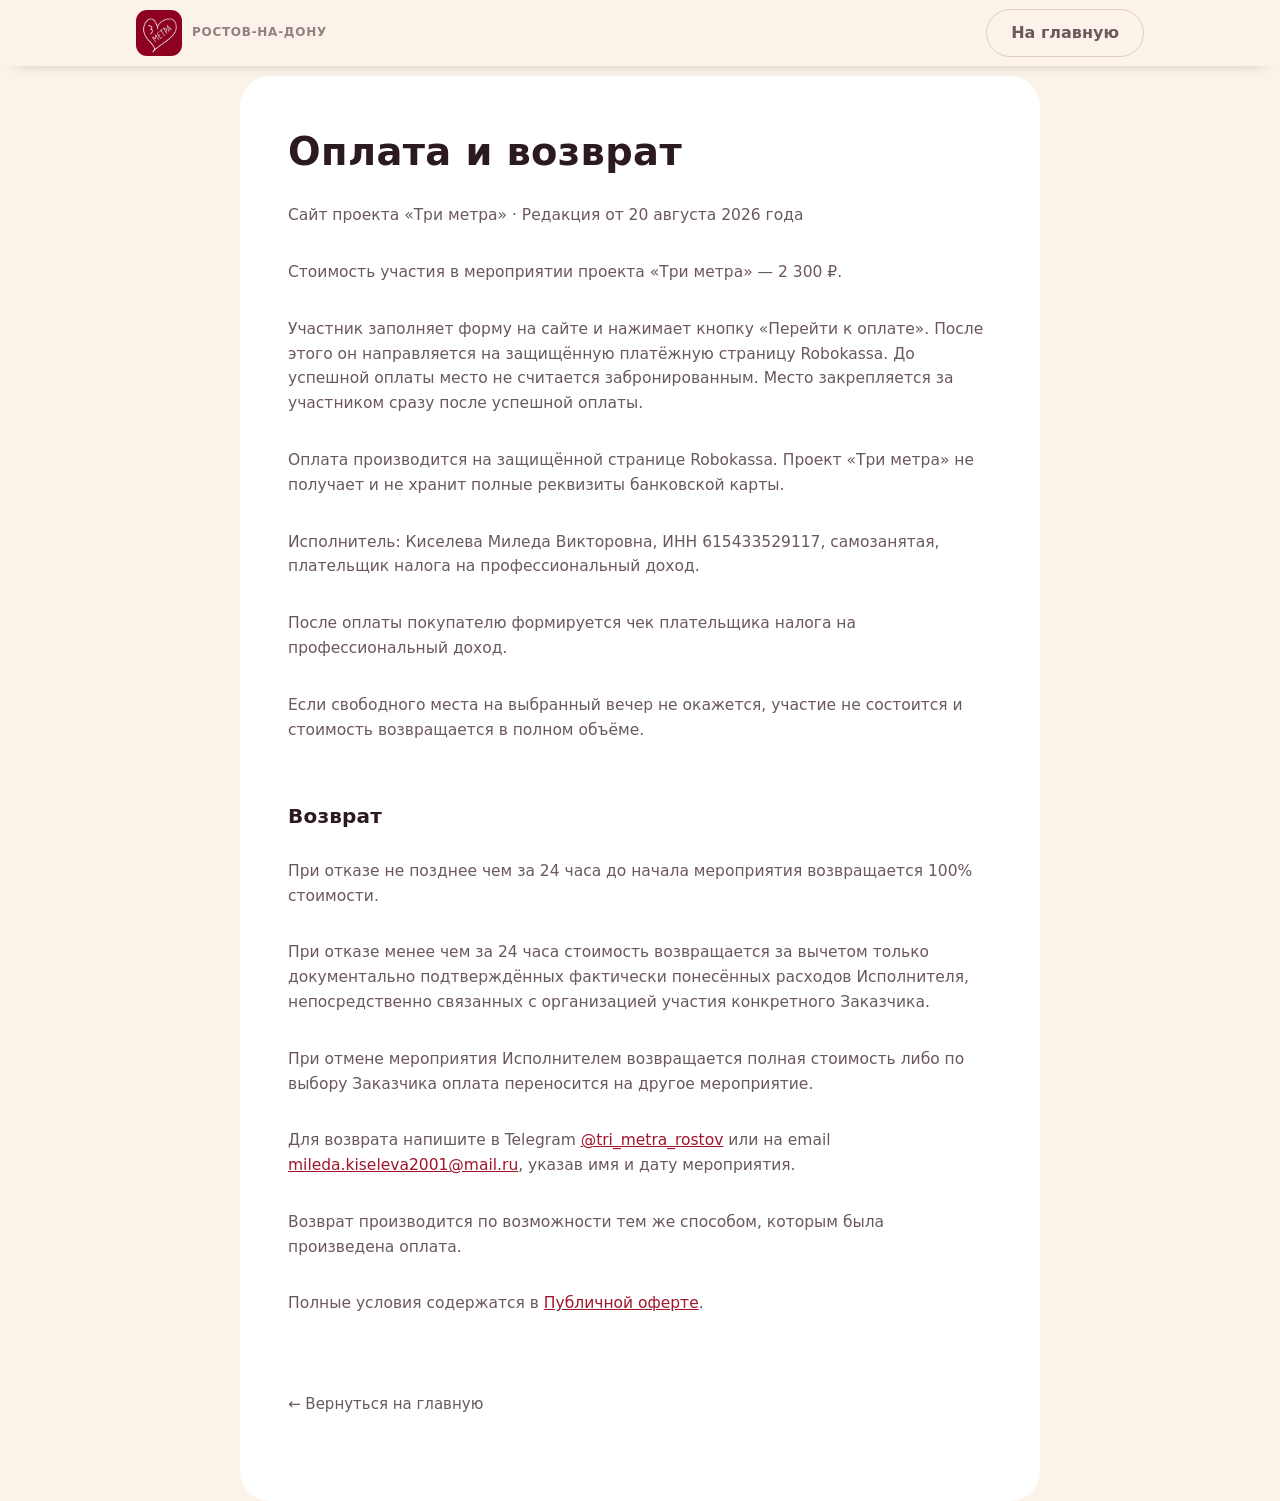
<file: payment-refund.html>
<!doctype html>
<html lang="ru">
<head>
  <meta charset="utf-8">
  <!-- Yandex.Metrika counter -->
  <script type="text/javascript">
      (function(m,e,t,r,i,k,a){
          m[i]=m[i]||function(){(m[i].a=m[i].a||[]).push(arguments)};
          m[i].l=1*new Date();
          for (var j = 0; j < document.scripts.length; j++) {if (document.scripts[j].src === r) { return; }}
          k=e.createElement(t),a=e.getElementsByTagName(t)[0],k.async=1,k.src=r,a.parentNode.insertBefore(k,a)
      })(window, document,'script','https://mc.yandex.ru/metrika/tag.js?id=110737561', 'ym');

      ym(110737561, 'init', {ssr:true, webvisor:true, clickmap:true, ecommerce:"dataLayer", referrer: document.referrer, url: location.href, accurateTrackBounce:true, trackLinks:true});
  </script>
  <!-- /Yandex.Metrika counter -->
  <meta name="viewport" content="width=device-width, initial-scale=1">
  <title>Оплата и возврат — «3 метра» | Ростов-на-Дону</title>
  <meta name="robots" content="noindex">
  <link rel="icon" type="image/png" href="media/favicon.png">
  <link rel="preconnect" href="https://fonts.googleapis.com">
  <link rel="preconnect" href="https://fonts.gstatic.com" crossorigin>
  <link href="https://fonts.googleapis.com/css2?family=Inter:wght@400;500;600;700&display=swap" rel="stylesheet">
  <link rel="stylesheet" href="styles.css?v=20260811d">
</head>
<body>
<!-- Top.Mail.Ru counter -->
<script type="text/javascript">
var _tmr = window._tmr || (window._tmr = []);
_tmr.push({id: "3786513", type: "pageView", start: (new Date()).getTime()});
(function (d, w, id) {
  if (d.getElementById(id)) return;
  var ts = d.createElement("script"); ts.type = "text/javascript"; ts.async = true; ts.id = id;
  ts.src = "https://top-fwz1.mail.ru/js/code.js";
  var f = function () {var s = d.getElementsByTagName("script")[0]; s.parentNode.insertBefore(ts, s);};
  if (w.opera == "[object Opera]") { d.addEventListener("DOMContentLoaded", f, false); } else { f(); }
})(document, window, "tmr-code");
</script>
<noscript><div><img src="https://top-fwz1.mail.ru/counter?id=3786513;js=na" style="position:absolute;left:-9999px;" alt="Top.Mail.Ru" /></div></noscript>
<!-- /Top.Mail.Ru counter -->
<!-- Yandex.Metrika counter -->
<noscript><div><img src="https://mc.yandex.ru/watch/110737561" style="position:absolute; left:-9999px;" alt="" /></div></noscript>
<!-- /Yandex.Metrika counter -->
<header class="nav is-scrolled">
  <div class="nav__inner container">
    <a class="nav__logo" href="index.html" aria-label="3 метра — на главную">
      <img class="nav__mark" src="media/favicon.png" width="46" height="46" decoding="async" alt="Логотип «3 метра»">
      <span class="nav__city">Ростов-на-Дону</span>
    </a>
    <a class="btn btn--ghost nav__cta" href="index.html">На главную</a>
  </div>
</header>
<main class="doc container container--narrow">
<h1>Оплата и возврат</h1>
<p class="doc__sub">Сайт проекта «Три метра» · Редакция от 20 августа 2026 года</p>
<p>Стоимость участия в мероприятии проекта «Три метра» — 2 300 ₽.</p>
<p>Участник заполняет форму на сайте и нажимает кнопку «Перейти к оплате». После этого он направляется на защищённую платёжную страницу Robokassa. До успешной оплаты место не считается забронированным. Место закрепляется за участником сразу после успешной оплаты.</p>
<p>Оплата производится на защищённой странице Robokassa. Проект «Три метра» не получает и не хранит полные реквизиты банковской карты.</p>
<p>Исполнитель: Киселева Миледа Викторовна, ИНН 615433529117, самозанятая, плательщик налога на профессиональный доход.</p>
<p>После оплаты покупателю формируется чек плательщика налога на профессиональный доход.</p>
<p>Если свободного места на выбранный вечер не окажется, участие не состоится и стоимость возвращается в полном объёме.</p>
<h2>Возврат</h2>
<p>При отказе не позднее чем за 24 часа до начала мероприятия возвращается 100% стоимости.</p>
<p>При отказе менее чем за 24 часа стоимость возвращается за вычетом только документально подтверждённых фактически понесённых расходов Исполнителя, непосредственно связанных с организацией участия конкретного Заказчика.</p>
<p>При отмене мероприятия Исполнителем возвращается полная стоимость либо по выбору Заказчика оплата переносится на другое мероприятие.</p>
<p>Для возврата напишите в Telegram <a href="https://t.me/tri_metra_rostov" target="_blank" rel="noopener">@tri_metra_rostov</a> или на email <a href="mailto:mileda.kiseleva2001@mail.ru">mileda.kiseleva2001@mail.ru</a>, указав имя и дату мероприятия.</p>
<p>Возврат производится по возможности тем же способом, которым была произведена оплата.</p>
<p>Полные условия содержатся в <a href="offerta.html">Публичной оферте</a>.</p>
<p class="doc__back"><a href="index.html">← Вернуться на главную</a></p>
</main>
</body>
</html>
</file>
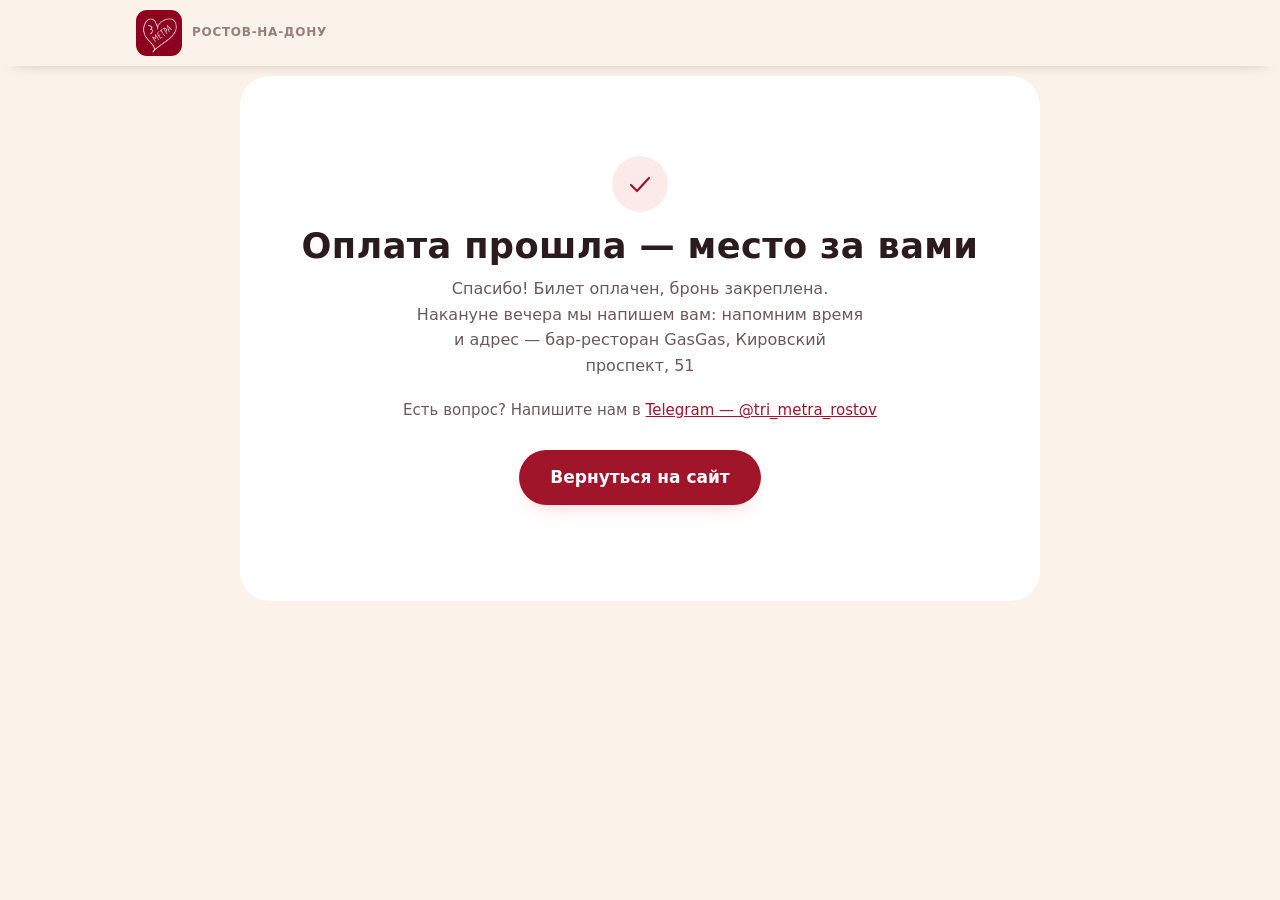
<file: payment-success.html>
<!doctype html>
<html lang="ru">
<head>
  <meta charset="utf-8">
  <meta name="viewport" content="width=device-width, initial-scale=1">
  <meta name="robots" content="noindex">
  <title>Оплата прошла — 3 метра | Ростов-на-Дону</title>
  <link rel="icon" type="image/png" href="media/favicon.png">
  <link rel="preconnect" href="https://fonts.googleapis.com">
  <link rel="preconnect" href="https://fonts.gstatic.com" crossorigin>
  <link href="https://fonts.googleapis.com/css2?family=Inter:wght@400;500;600;700&display=swap" rel="stylesheet">
  <link rel="stylesheet" href="styles.css?v=20260811d">
</head>
<body>
<!-- Top.Mail.Ru counter -->
<script type="text/javascript">
var _tmr = window._tmr || (window._tmr = []);
_tmr.push({id: "3786513", type: "pageView", start: (new Date()).getTime()});
(function (d, w, id) {
  if (d.getElementById(id)) return;
  var ts = d.createElement("script"); ts.type = "text/javascript"; ts.async = true; ts.id = id;
  ts.src = "https://top-fwz1.mail.ru/js/code.js";
  var f = function () {var s = d.getElementsByTagName("script")[0]; s.parentNode.insertBefore(ts, s);};
  if (w.opera == "[object Opera]") { d.addEventListener("DOMContentLoaded", f, false); } else { f(); }
})(document, window, "tmr-code");
</script>
<noscript><div><img src="https://top-fwz1.mail.ru/counter?id=3786513;js=na" style="position:absolute;left:-9999px;" alt="Top.Mail.Ru" /></div></noscript>
<!-- /Top.Mail.Ru counter -->
<header class="nav is-scrolled">
  <div class="nav__inner container">
    <a class="nav__logo" href="/" aria-label="3 метра — на главную">
      <img class="nav__mark" src="media/favicon.png" width="46" height="46" decoding="async" alt="Логотип «3 метра»">
      <span class="nav__city">Ростов-на-Дону</span>
    </a>
  </div>
</header>

<main class="doc container container--narrow">
  <div class="booking-done" style="text-align:center; padding-block: 24px;">
    <div class="booking-done__mark" aria-hidden="true">
      <svg width="26" height="26" viewBox="0 0 26 26" fill="none"><path d="M4 14l6 6L22 7" stroke="currentColor" stroke-width="2.2" stroke-linecap="round" stroke-linejoin="round"/></svg>
    </div>
    <h1 style="font-size: clamp(1.6rem, 4vw, 2.2rem); margin-bottom: 12px;">Оплата прошла — место за вами</h1>
    <p class="doc__sub" style="font-size: 16px; max-width: 44ch; margin-inline: auto;">
      Спасибо! Билет оплачен, бронь закреплена. Накануне вечера мы напишем вам:
      напомним время и адрес — бар-ресторан GasGas, Кировский проспект, 51
    </p>
    <p style="margin: 20px 0 28px; color: var(--text-soft); font-size: 15px;">
      Есть вопрос? Напишите нам в
      <a href="https://t.me/tri_metra_rostov" target="_blank" rel="noopener" style="color: var(--accent);">Telegram — @tri_metra_rostov</a>
    </p>
    <a class="btn btn--primary btn--lg" href="/" style="color: #fff; text-decoration: none;">Вернуться на сайт</a>
  </div>
</main>
</body>
</html>
</file>
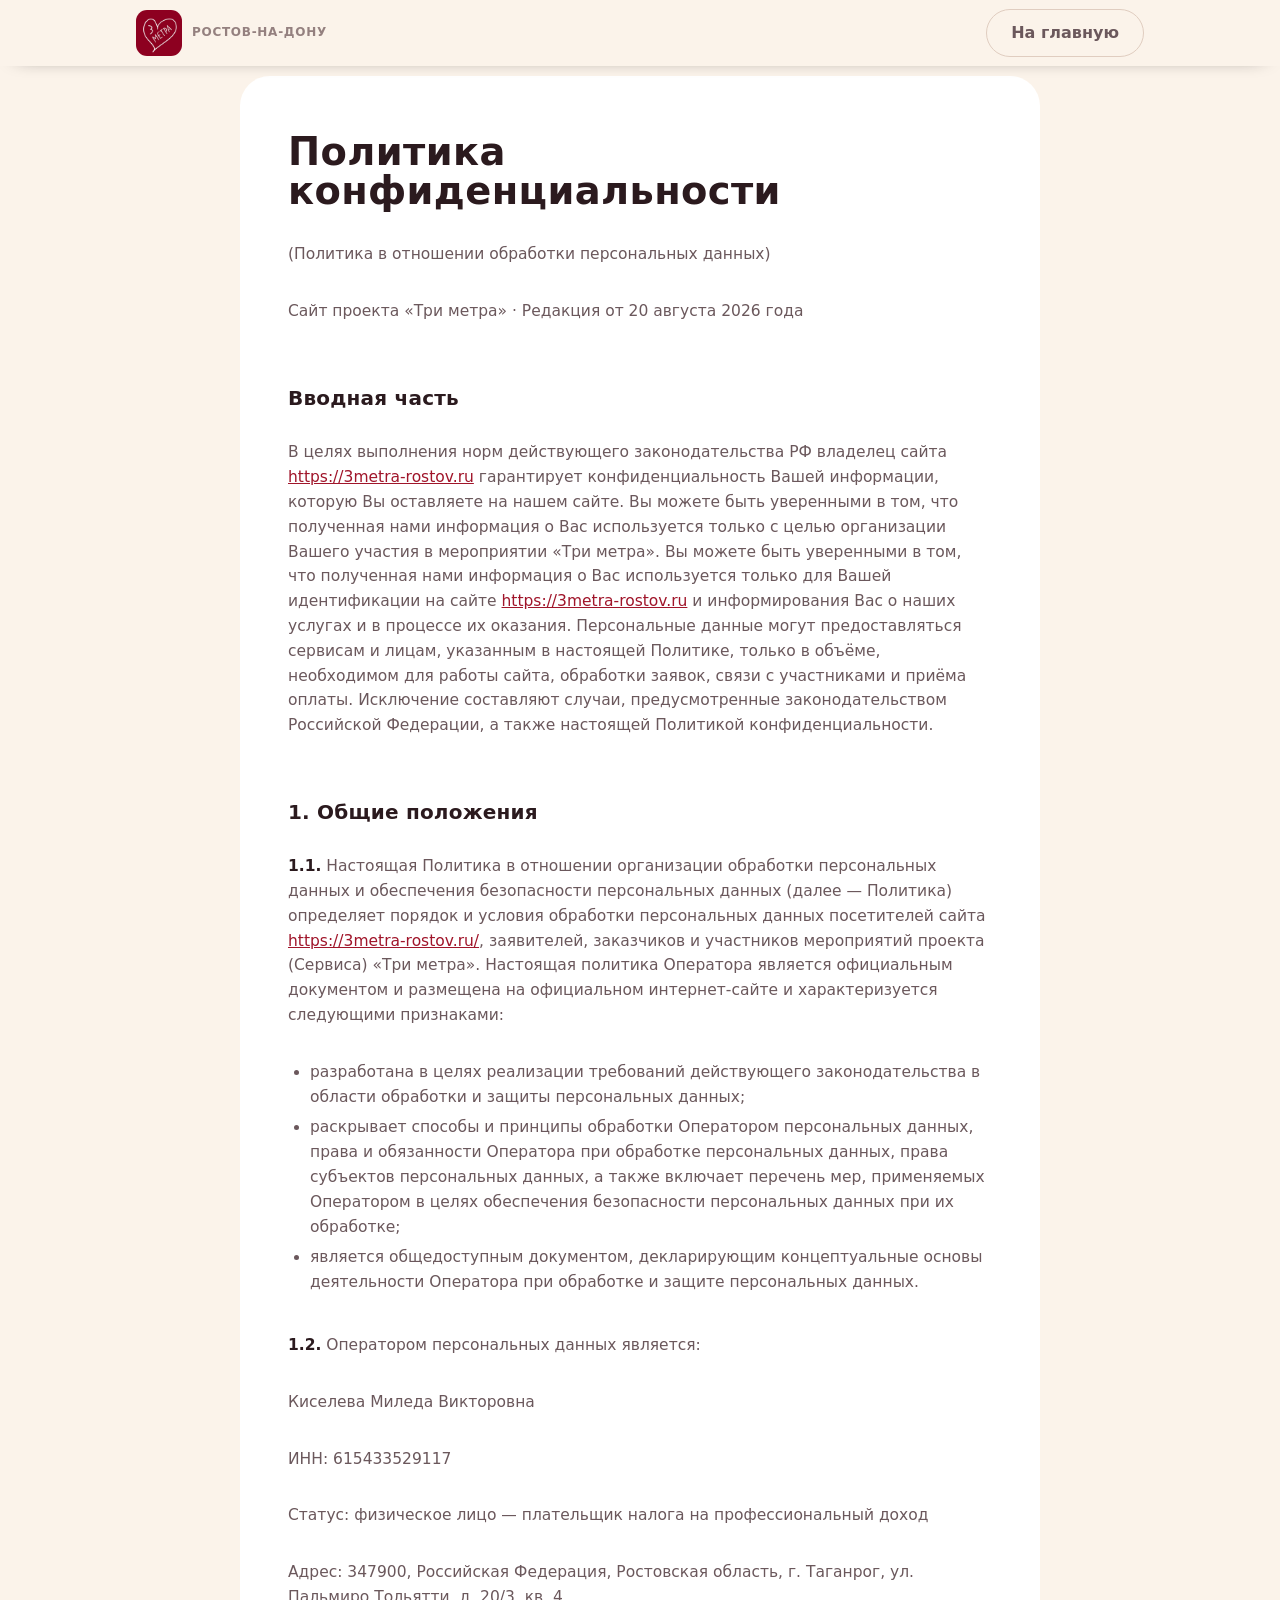
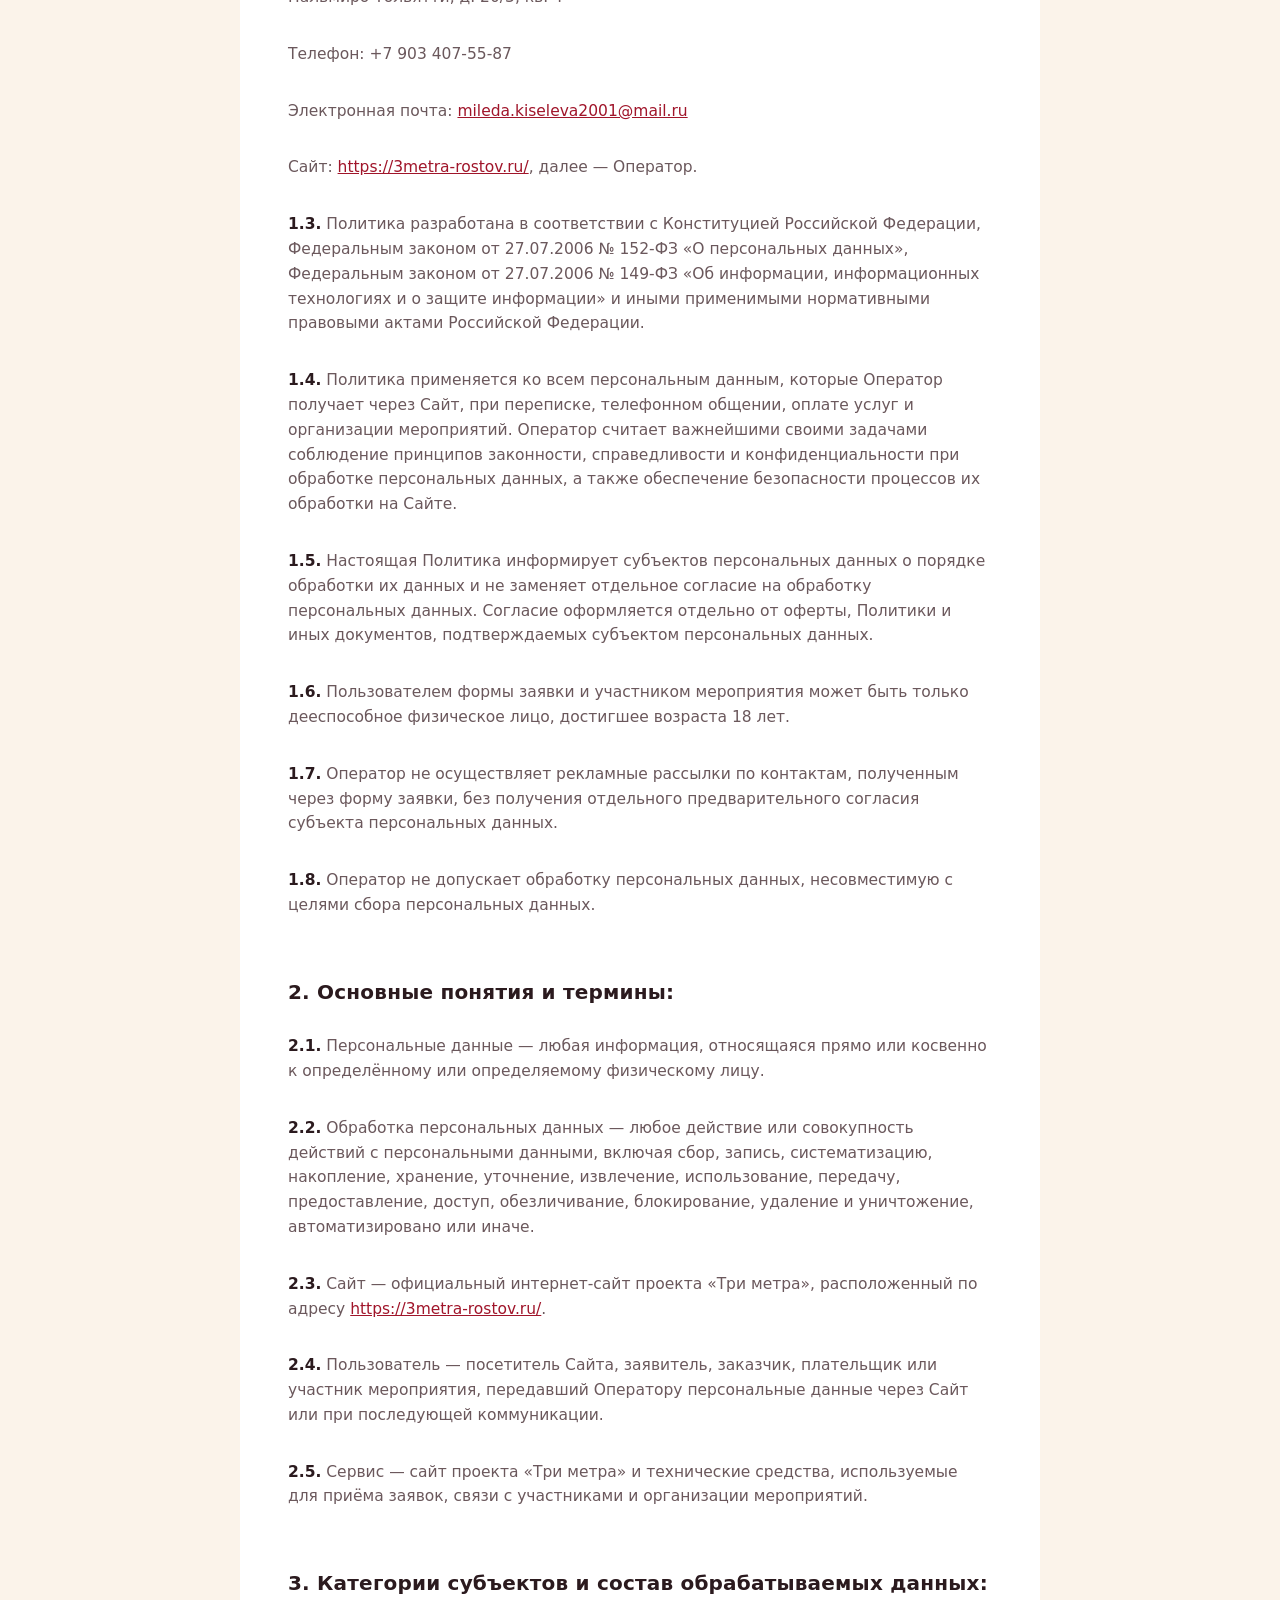
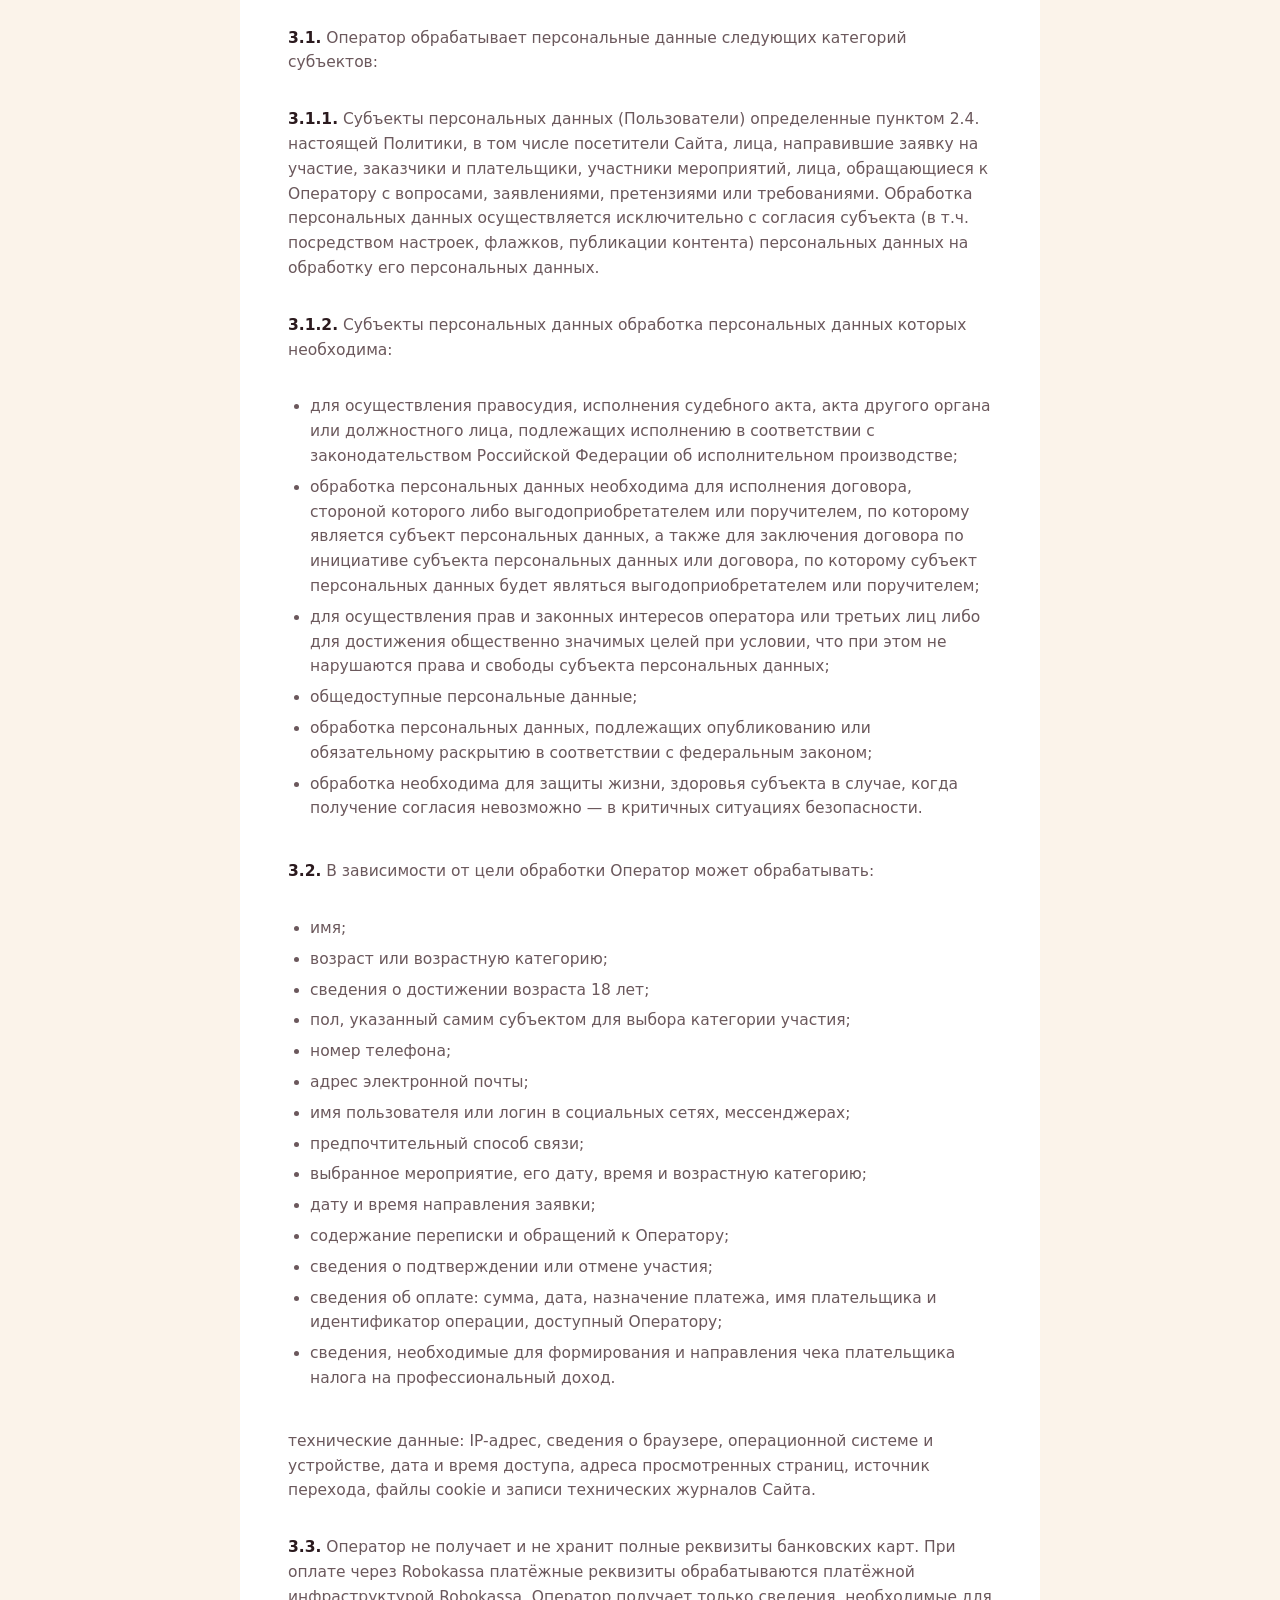
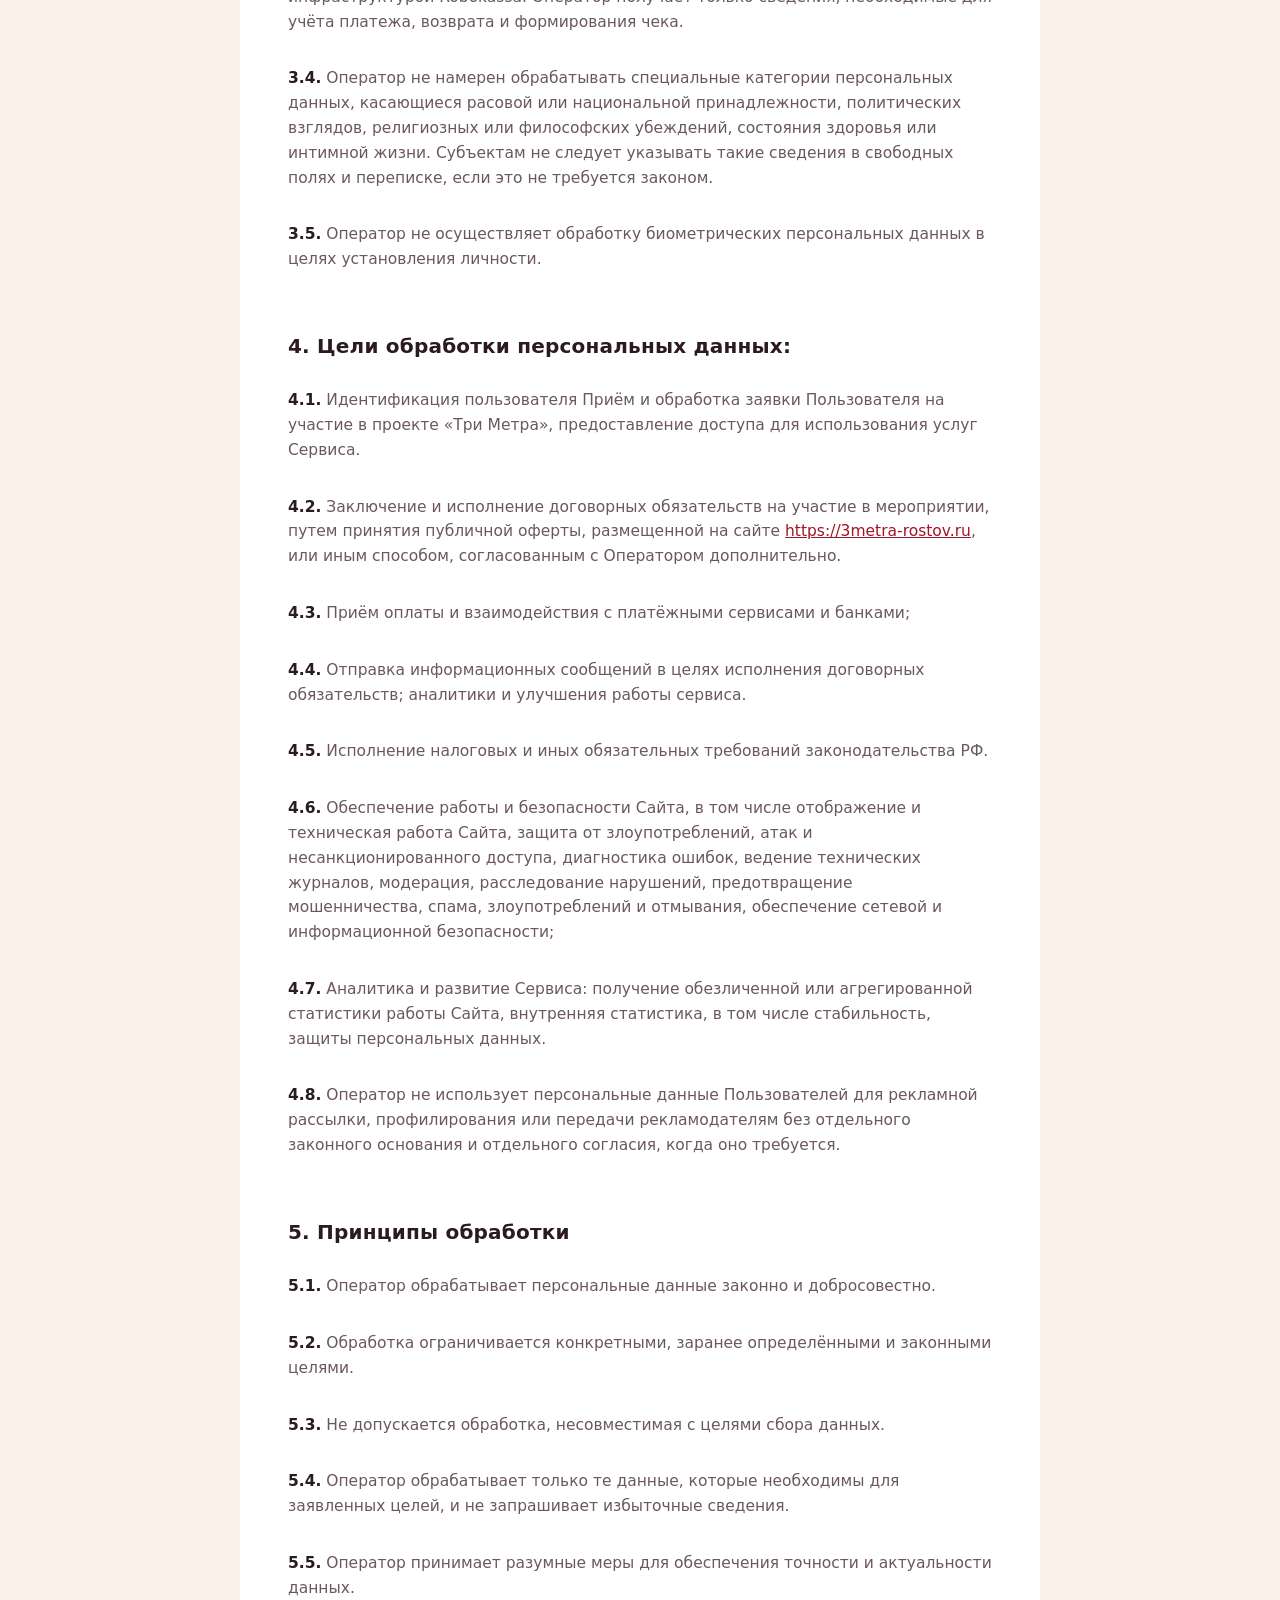
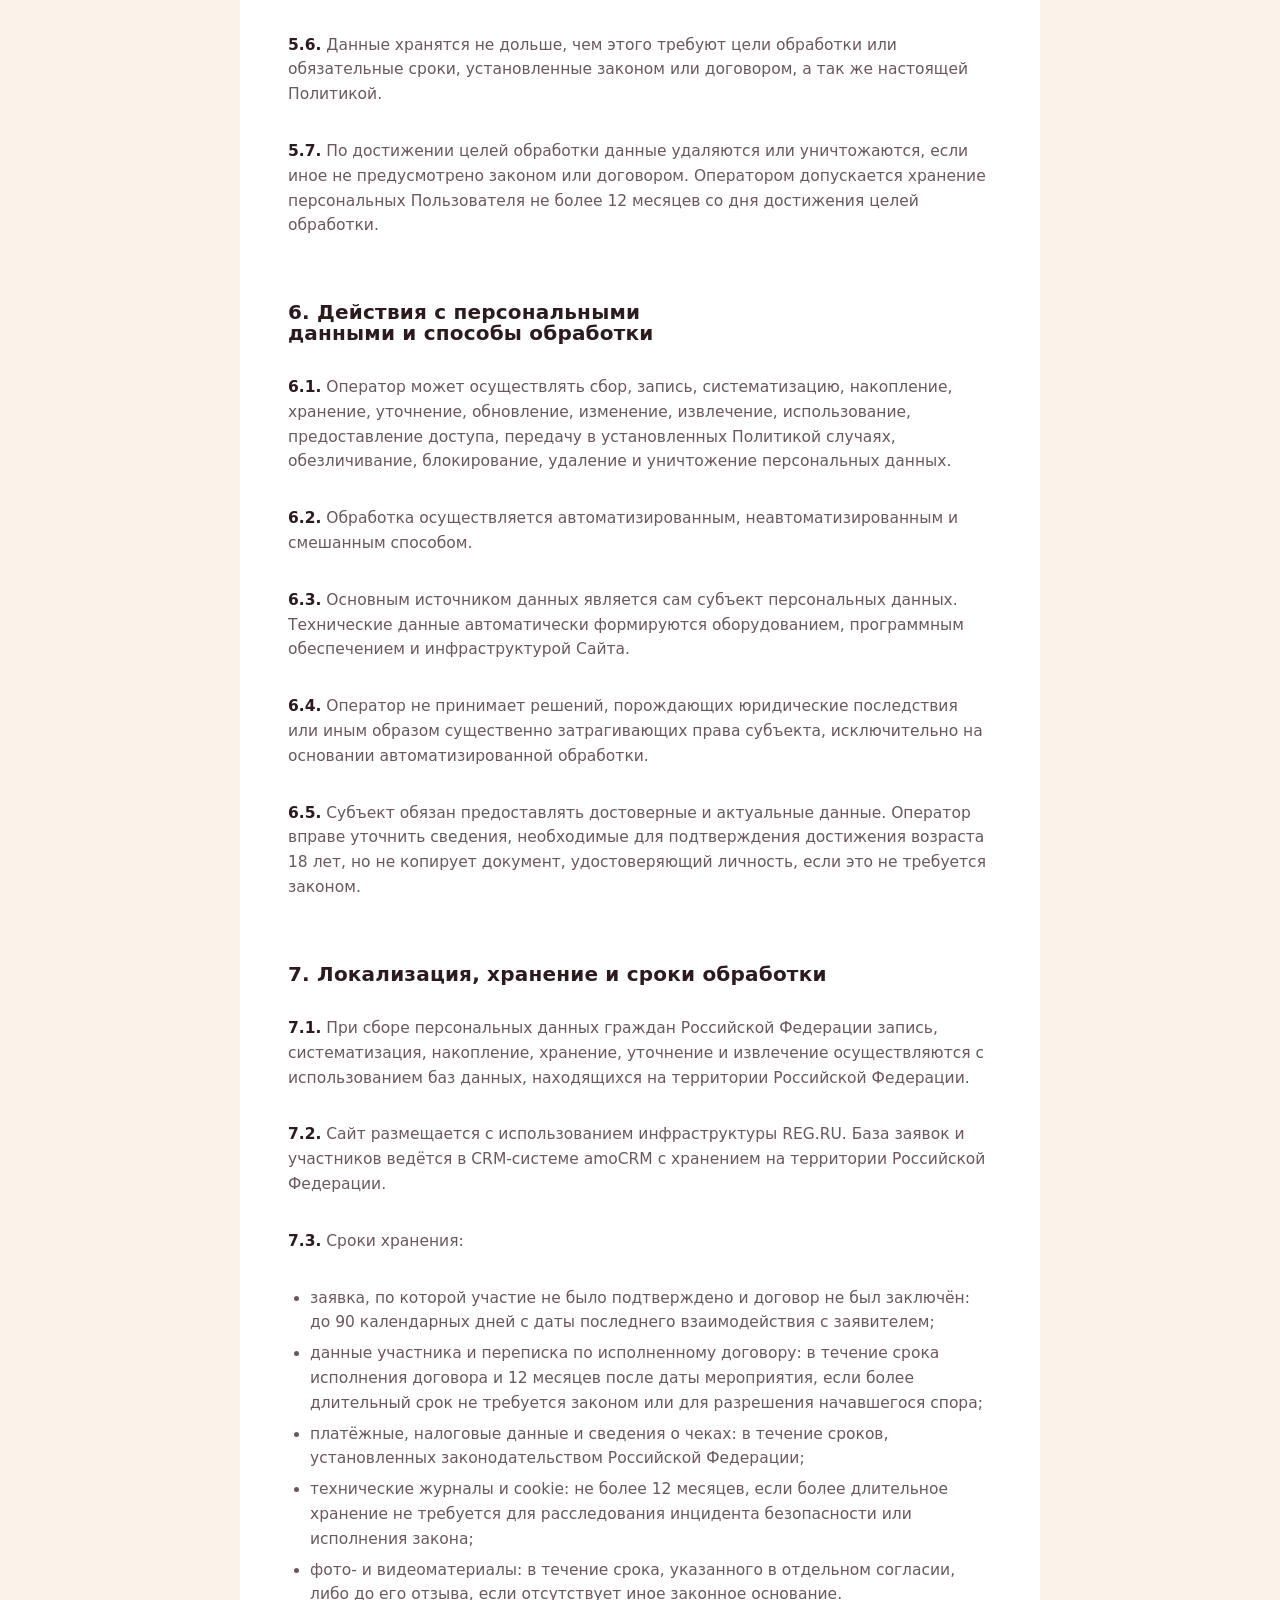
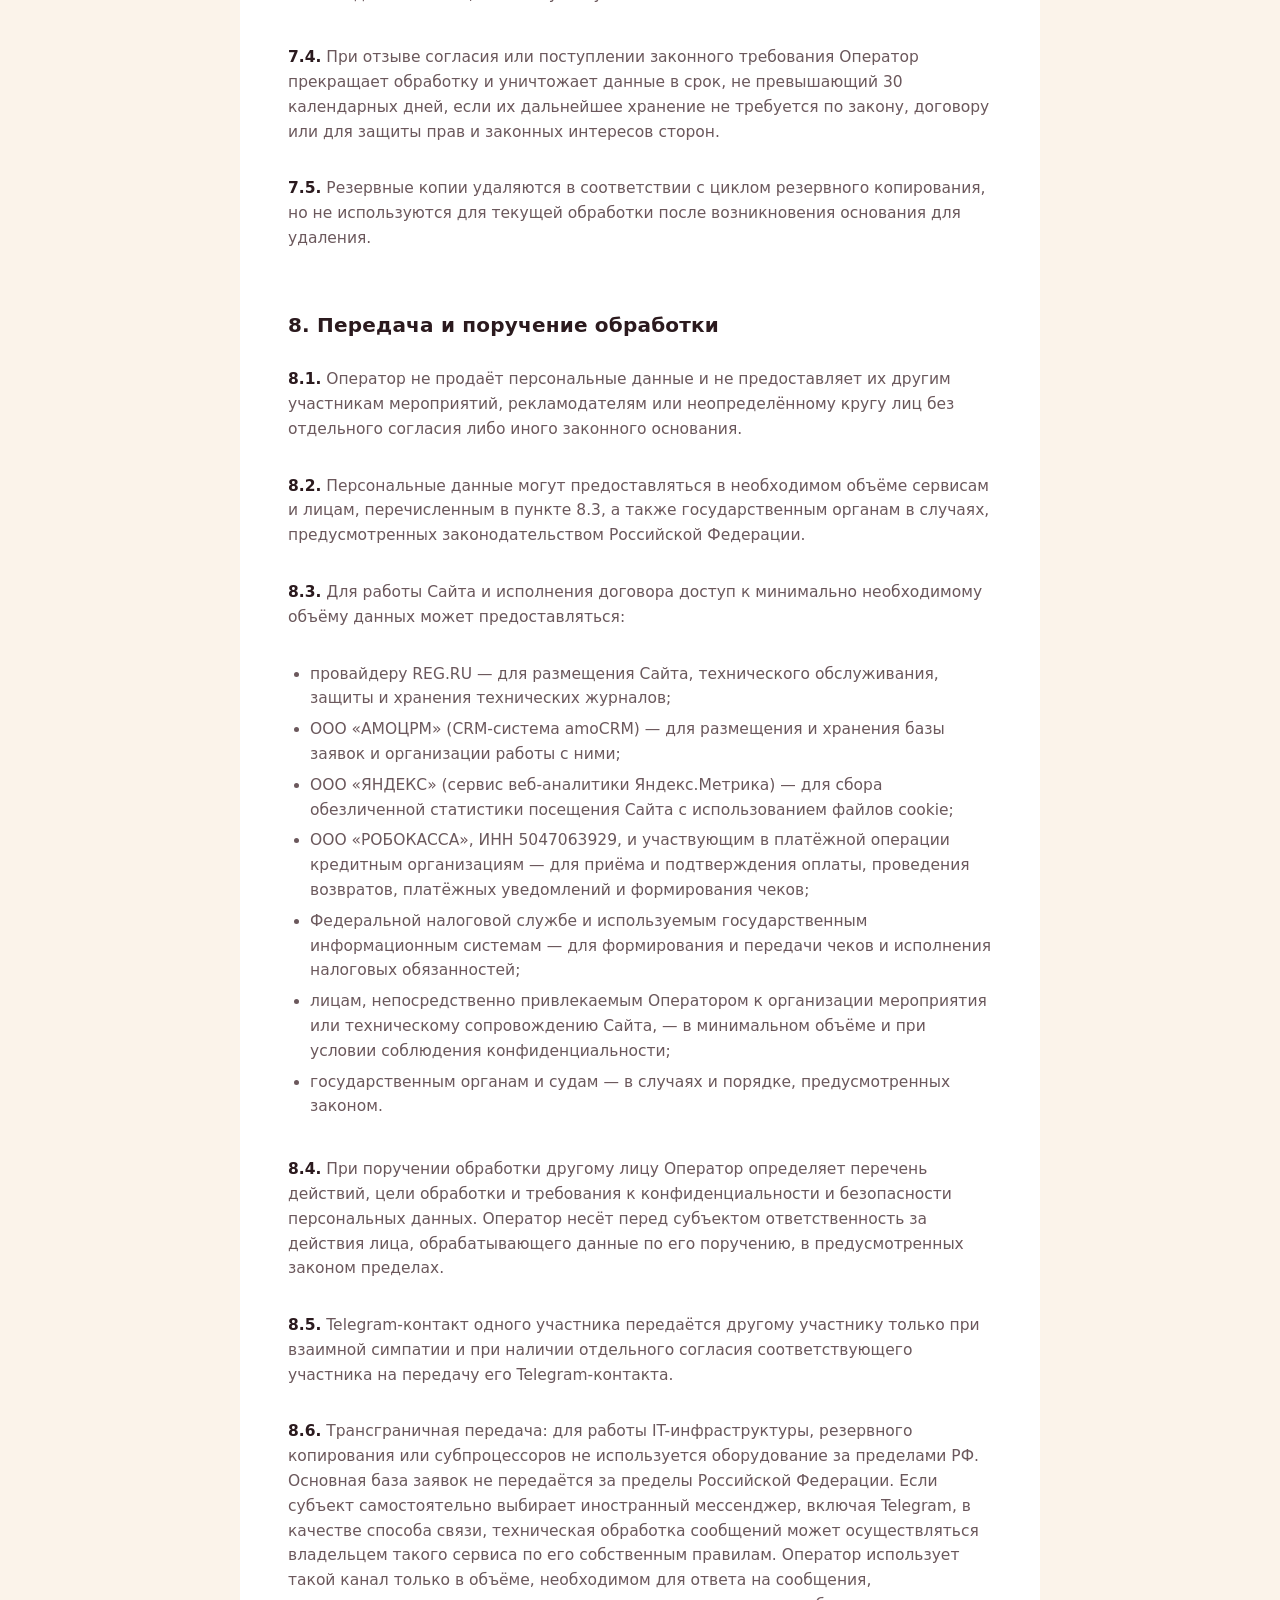
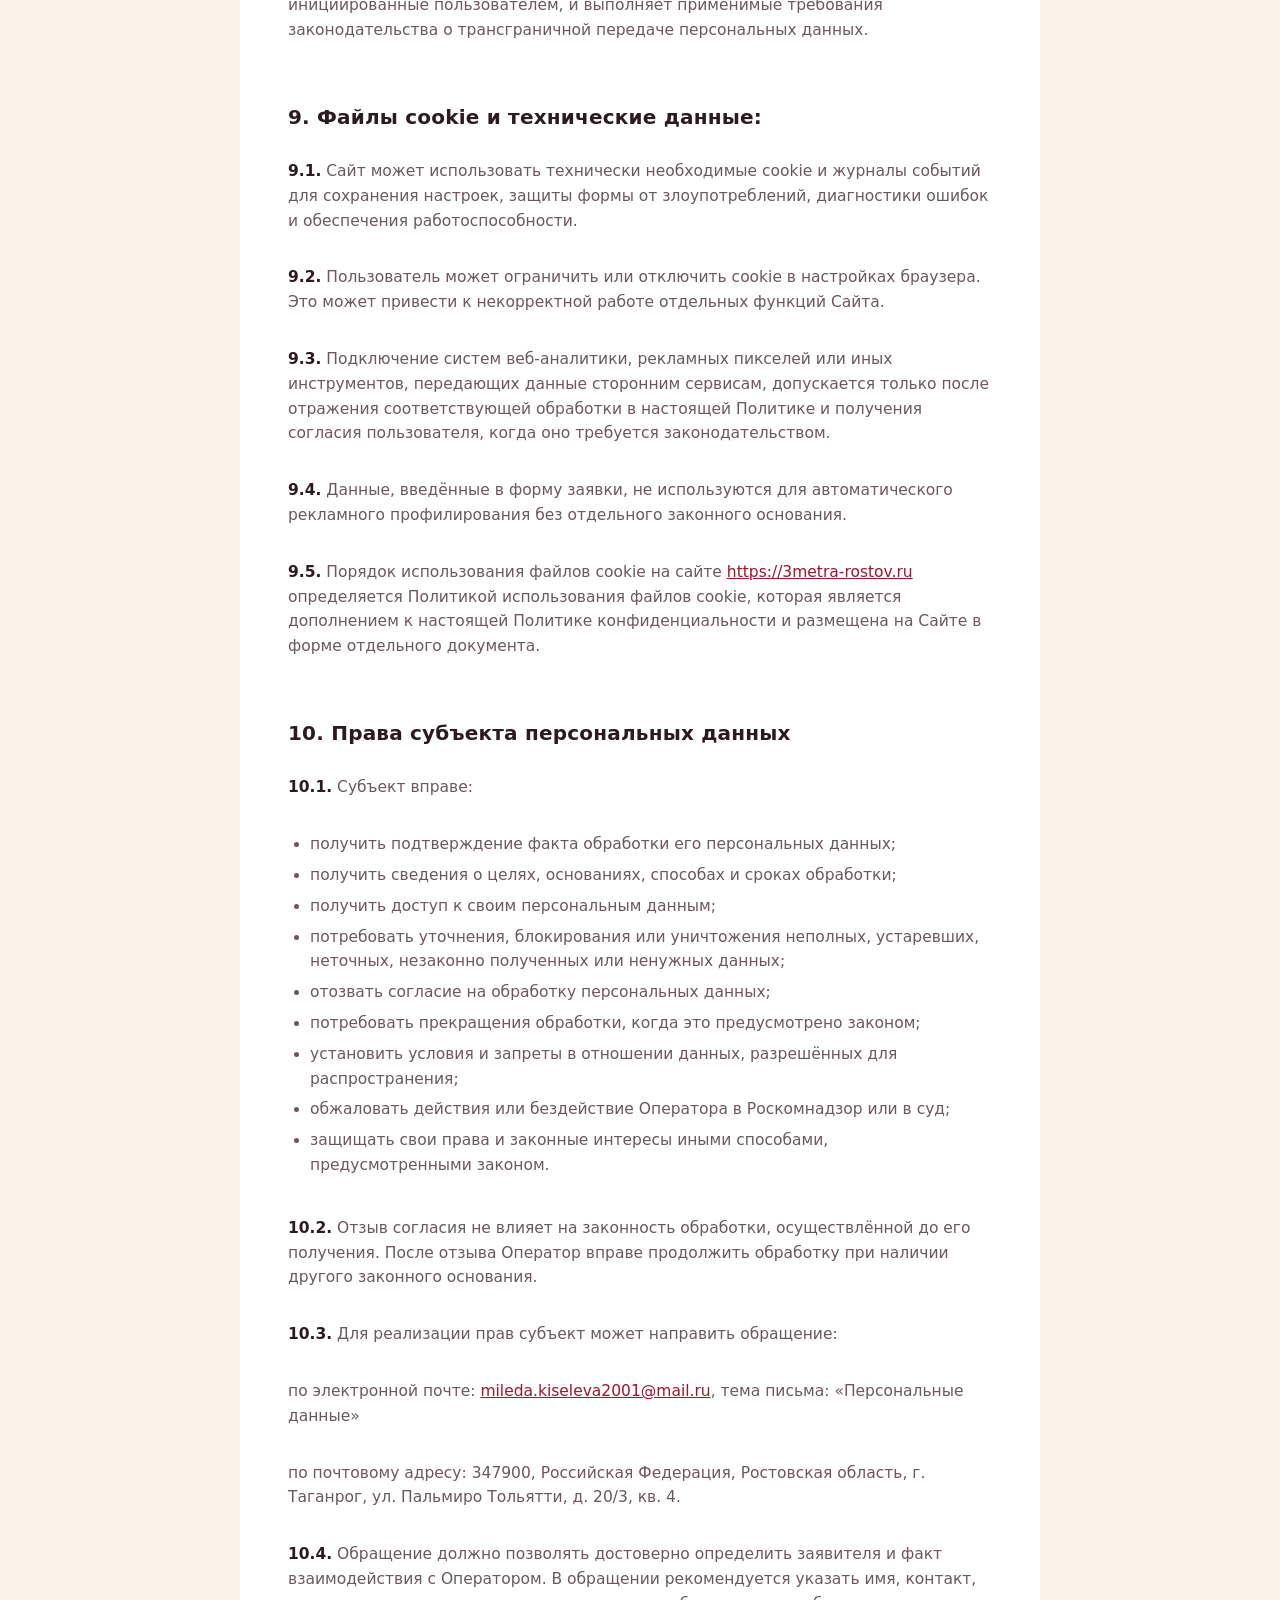
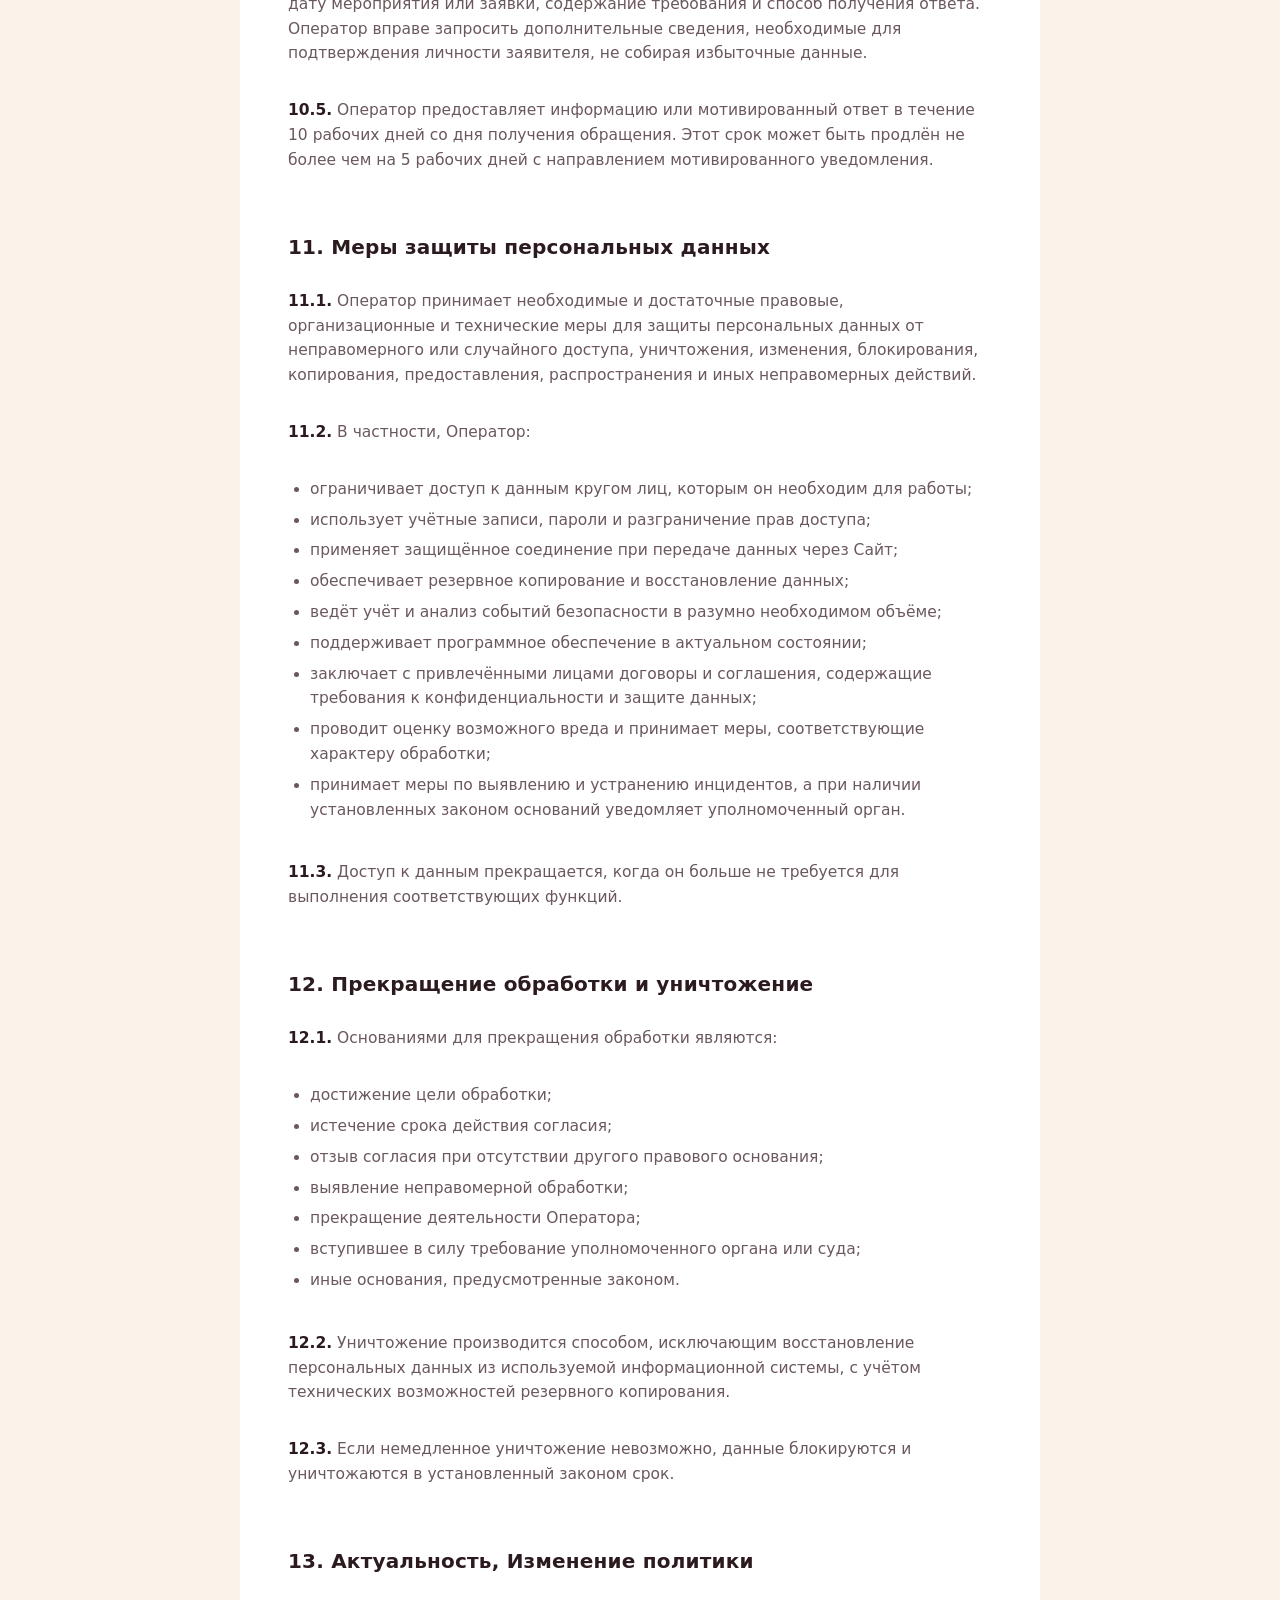
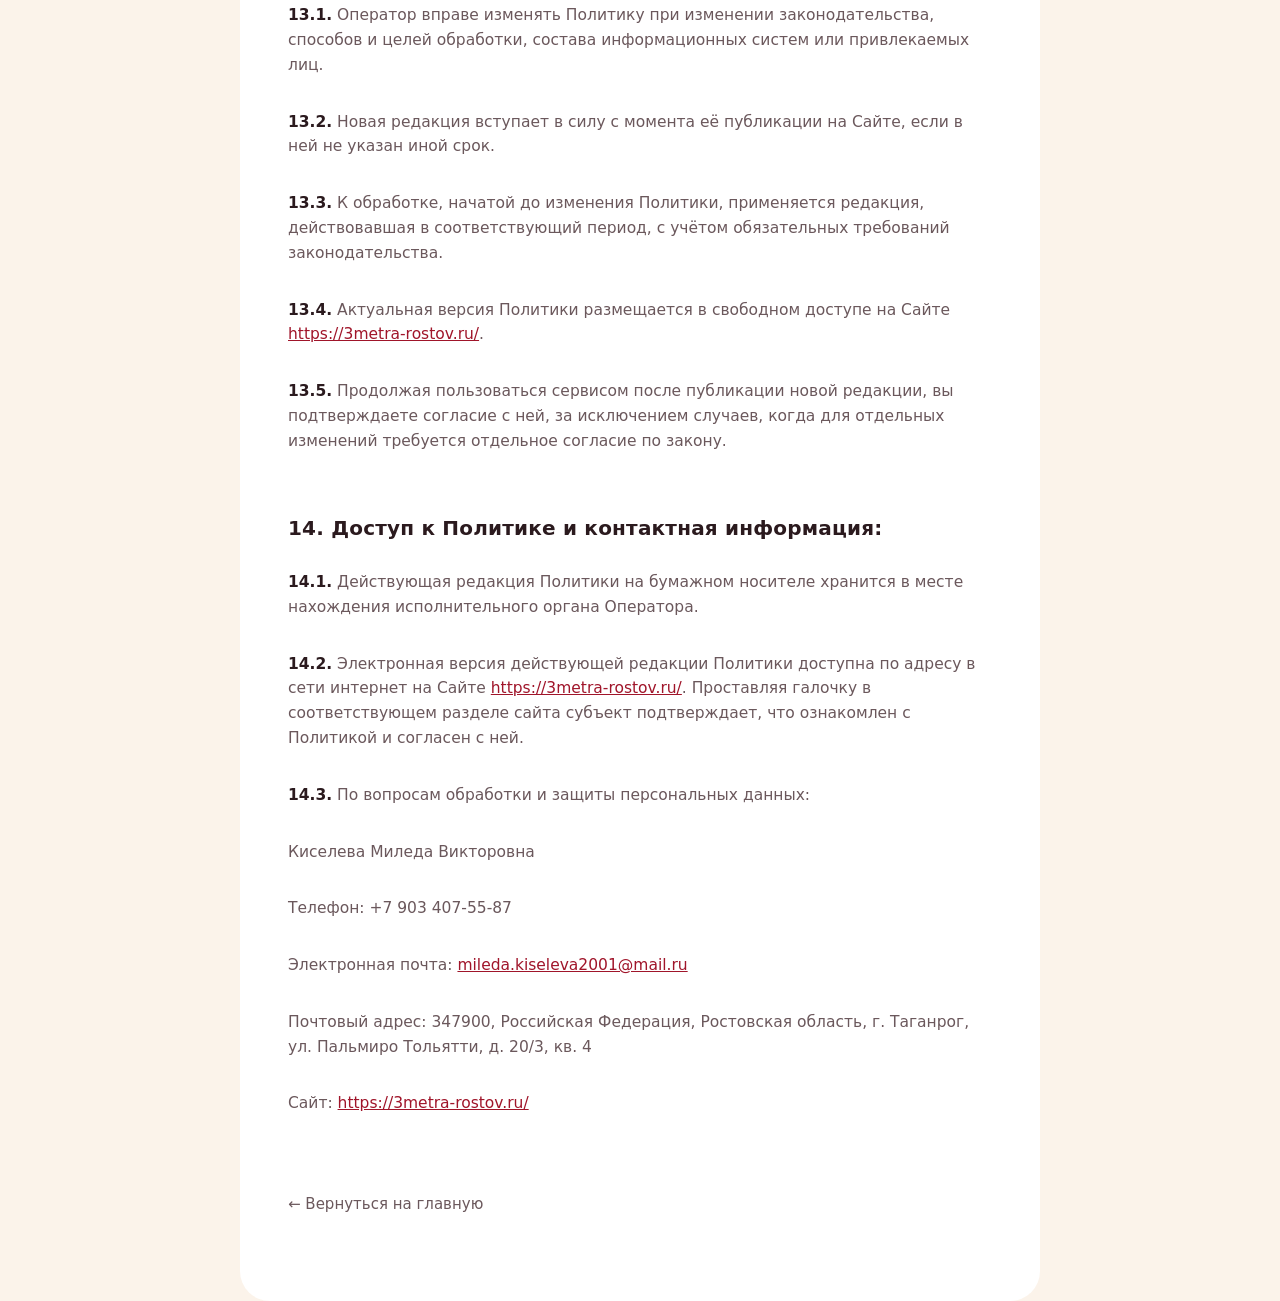
<file: policy.html>
<!doctype html>
<html lang="ru">
<head>
  <meta charset="utf-8">
  <!-- Yandex.Metrika counter -->
  <script type="text/javascript">
      (function(m,e,t,r,i,k,a){
          m[i]=m[i]||function(){(m[i].a=m[i].a||[]).push(arguments)};
          m[i].l=1*new Date();
          for (var j = 0; j < document.scripts.length; j++) {if (document.scripts[j].src === r) { return; }}
          k=e.createElement(t),a=e.getElementsByTagName(t)[0],k.async=1,k.src=r,a.parentNode.insertBefore(k,a)
      })(window, document,'script','https://mc.yandex.ru/metrika/tag.js?id=110737561', 'ym');

      ym(110737561, 'init', {ssr:true, webvisor:true, clickmap:true, ecommerce:"dataLayer", referrer: document.referrer, url: location.href, accurateTrackBounce:true, trackLinks:true});
  </script>
  <!-- /Yandex.Metrika counter -->
  <meta name="viewport" content="width=device-width, initial-scale=1">
  <title>Политика конфиденциальности — «3 метра» | Ростов-на-Дону</title>
  <meta name="robots" content="noindex">
  <link rel="icon" type="image/png" href="media/favicon.png">
  <link rel="preconnect" href="https://fonts.googleapis.com">
  <link rel="preconnect" href="https://fonts.gstatic.com" crossorigin>
  <link href="https://fonts.googleapis.com/css2?family=Inter:wght@400;500;600;700&display=swap" rel="stylesheet">
  <link rel="stylesheet" href="styles.css?v=20260811d">
</head>
<body>
<!-- Top.Mail.Ru counter -->
<script type="text/javascript">
var _tmr = window._tmr || (window._tmr = []);
_tmr.push({id: "3786513", type: "pageView", start: (new Date()).getTime()});
(function (d, w, id) {
  if (d.getElementById(id)) return;
  var ts = d.createElement("script"); ts.type = "text/javascript"; ts.async = true; ts.id = id;
  ts.src = "https://top-fwz1.mail.ru/js/code.js";
  var f = function () {var s = d.getElementsByTagName("script")[0]; s.parentNode.insertBefore(ts, s);};
  if (w.opera == "[object Opera]") { d.addEventListener("DOMContentLoaded", f, false); } else { f(); }
})(document, window, "tmr-code");
</script>
<noscript><div><img src="https://top-fwz1.mail.ru/counter?id=3786513;js=na" style="position:absolute;left:-9999px;" alt="Top.Mail.Ru" /></div></noscript>
<!-- /Top.Mail.Ru counter -->
<!-- Yandex.Metrika counter -->
<noscript><div><img src="https://mc.yandex.ru/watch/110737561" style="position:absolute; left:-9999px;" alt="" /></div></noscript>
<!-- /Yandex.Metrika counter -->
<header class="nav is-scrolled">
  <div class="nav__inner container">
    <a class="nav__logo" href="index.html" aria-label="3 метра — на главную">
      <img class="nav__mark" src="media/favicon.png" width="46" height="46" decoding="async" alt="Логотип «3 метра»">
      <span class="nav__city">Ростов-на-Дону</span>
    </a>
    <a class="btn btn--ghost nav__cta" href="index.html">На главную</a>
  </div>
</header>
<main class="doc container container--narrow">
<h1>Политика конфиденциальности</h1>
<p class="doc__sub">(Политика в отношении обработки персональных данных)</p>
<p class="doc__sub">Сайт проекта «Три метра» · Редакция от 20 августа 2026 года</p>
<h2>Вводная часть</h2>
<p>В целях выполнения норм действующего законодательства РФ владелец сайта <a href="https://3metra-rostov.ru">https://3metra-rostov.ru</a> гарантирует конфиденциальность Вашей информации, которую Вы оставляете на нашем сайте. Вы можете быть уверенными в том, что полученная нами информация о Вас используется только с целью организации Вашего участия в мероприятии «Три метра». Вы можете быть уверенными в том, что полученная нами информация о Вас используется только для Вашей идентификации на сайте <a href="https://3metra-rostov.ru">https://3metra-rostov.ru</a> и информирования Вас о наших услугах и в процессе их оказания. Персональные данные могут предоставляться сервисам и лицам, указанным в настоящей Политике, только в объёме, необходимом для работы сайта, обработки заявок, связи с участниками и приёма оплаты. Исключение составляют случаи, предусмотренные законодательством Российской Федерации, а также настоящей Политикой конфиденциальности.</p>
<h2>1. Общие положения</h2>
<p><strong>1.1.</strong> Настоящая Политика в отношении организации обработки персональных данных и обеспечения безопасности персональных данных (далее — Политика) определяет порядок и условия обработки персональных данных посетителей сайта <a href="https://3metra-rostov.ru/">https://3metra-rostov.ru/</a>, заявителей, заказчиков и участников мероприятий проекта (Сервиса) «Три метра». Настоящая политика Оператора является официальным документом и размещена на официальном интернет-сайте и характеризуется следующими признаками:</p>
<ul>
<li>разработана в целях реализации требований действующего законодательства в области обработки и защиты персональных данных;</li>
<li>раскрывает способы и принципы обработки Оператором персональных данных, права и обязанности Оператора при обработке персональных данных, права субъектов персональных данных, а также включает перечень мер, применяемых Оператором в целях обеспечения безопасности персональных данных при их обработке;</li>
<li>является общедоступным документом, декларирующим концептуальные основы деятельности Оператора при обработке и защите персональных данных.</li>
</ul>
<p><strong>1.2.</strong> Оператором персональных данных является:</p>
<p>Киселева Миледа Викторовна</p>
<p>ИНН: 615433529117</p>
<p>Статус: физическое лицо — плательщик налога на профессиональный доход</p>
<p>Адрес: 347900, Российская Федерация, Ростовская область, г. Таганрог, ул. Пальмиро Тольятти, д. 20/3, кв. 4</p>
<p>Телефон: +7 903 407-55-87</p>
<p>Электронная почта: <a href="mailto:mileda.kiseleva2001@mail.ru">mileda.kiseleva2001@mail.ru</a></p>
<p>Сайт: <a href="https://3metra-rostov.ru/">https://3metra-rostov.ru/</a>, далее — Оператор.</p>
<p><strong>1.3.</strong> Политика разработана в соответствии с Конституцией Российской Федерации, Федеральным законом от 27.07.2006 № 152-ФЗ «О персональных данных», Федеральным законом от 27.07.2006 № 149-ФЗ «Об информации, информационных технологиях и о защите информации» и иными применимыми нормативными правовыми актами Российской Федерации.</p>
<p><strong>1.4.</strong> Политика применяется ко всем персональным данным, которые Оператор получает через Сайт, при переписке, телефонном общении, оплате услуг и организации мероприятий.  Оператор считает важнейшими своими задачами соблюдение принципов законности, справедливости и конфиденциальности при обработке персональных данных, а также обеспечение безопасности процессов их обработки на Сайте.</p>
<p><strong>1.5.</strong> Настоящая Политика информирует субъектов персональных данных о порядке обработки их данных и не заменяет отдельное согласие на обработку персональных данных. Согласие оформляется отдельно от оферты, Политики и иных документов, подтверждаемых субъектом персональных данных.</p>
<p><strong>1.6.</strong> Пользователем формы заявки и участником мероприятия может быть только дееспособное физическое лицо, достигшее возраста 18 лет.</p>
<p><strong>1.7.</strong> Оператор не осуществляет рекламные рассылки по контактам, полученным через форму заявки, без получения отдельного предварительного согласия субъекта персональных данных.</p>
<p><strong>1.8.</strong> Оператор не допускает обработку персональных данных, несовместимую с целями сбора персональных данных.</p>
<h2>2. Основные понятия и термины:</h2>
<p><strong>2.1.</strong> Персональные данные — любая информация, относящаяся прямо или косвенно к определённому или определяемому физическому лицу.</p>
<p><strong>2.2.</strong> Обработка персональных данных — любое действие или совокупность действий с персональными данными, включая сбор, запись, систематизацию, накопление, хранение, уточнение, извлечение, использование, передачу, предоставление, доступ, обезличивание, блокирование, удаление и уничтожение, автоматизировано или иначе.</p>
<p><strong>2.3.</strong> Сайт — официальный интернет-сайт проекта «Три метра», расположенный по адресу <a href="https://3metra-rostov.ru/">https://3metra-rostov.ru/</a>.</p>
<p><strong>2.4.</strong> Пользователь — посетитель Сайта, заявитель, заказчик, плательщик или участник мероприятия, передавший Оператору персональные данные через Сайт или при последующей коммуникации.</p>
<p><strong>2.5.</strong> Сервис — сайт проекта «Три метра» и технические средства, используемые для приёма заявок, связи с участниками и организации мероприятий.</p>
<h2>3. Категории субъектов и состав обрабатываемых данных:</h2>
<p><strong>3.1.</strong> Оператор обрабатывает персональные данные следующих категорий субъектов:</p>
<p><strong>3.1.1.</strong> Субъекты персональных данных (Пользователи) определенные пунктом 2.4. настоящей Политики, в том числе посетители Сайта, лица, направившие заявку на участие, заказчики и плательщики, участники мероприятий, лица, обращающиеся к Оператору с вопросами, заявлениями, претензиями или требованиями. Обработка персональных данных осуществляется исключительно с согласия субъекта (в т.ч. посредством настроек, флажков, публикации контента) персональных данных на обработку его персональных данных.</p>
<p><strong>3.1.2.</strong> Субъекты персональных данных обработка персональных данных которых необходима:</p>
<ul>
<li>для осуществления правосудия, исполнения судебного акта, акта другого органа или должностного лица, подлежащих исполнению в соответствии с законодательством Российской Федерации об исполнительном производстве;</li>
<li>обработка персональных данных необходима для исполнения договора, стороной которого либо выгодоприобретателем или поручителем, по которому является субъект персональных данных, а также для заключения договора по инициативе субъекта персональных данных или договора, по которому субъект персональных данных будет являться выгодоприобретателем или поручителем;</li>
<li>для осуществления прав и законных интересов оператора или третьих лиц либо для достижения общественно значимых целей при условии, что при этом не нарушаются права и свободы субъекта персональных данных;</li>
<li>общедоступные персональные данные;</li>
<li>обработка персональных данных, подлежащих опубликованию или обязательному раскрытию в соответствии с федеральным законом;</li>
<li>обработка необходима для защиты жизни, здоровья субъекта в случае, когда получение согласия невозможно — в критичных ситуациях безопасности.</li>
</ul>
<p><strong>3.2.</strong> В зависимости от цели обработки Оператор может обрабатывать:</p>
<ul>
<li>имя;</li>
<li>возраст или возрастную категорию;</li>
<li>сведения о достижении возраста 18 лет;</li>
<li>пол, указанный самим субъектом для выбора категории участия;</li>
<li>номер телефона;</li>
<li>адрес электронной почты;</li>
<li>имя пользователя или логин в социальных сетях, мессенджерах;</li>
<li>предпочтительный способ связи;</li>
<li>выбранное мероприятие, его дату, время и возрастную категорию;</li>
<li>дату и время направления заявки;</li>
<li>содержание переписки и обращений к Оператору;</li>
<li>сведения о подтверждении или отмене участия;</li>
<li>сведения об оплате: сумма, дата, назначение платежа, имя плательщика и идентификатор операции, доступный Оператору;</li>
<li>сведения, необходимые для формирования и направления чека плательщика налога на профессиональный доход.</li>
</ul>
<p>технические данные: IP-адрес, сведения о браузере, операционной системе и устройстве, дата и время доступа, адреса просмотренных страниц, источник перехода, файлы cookie и записи технических журналов Сайта.</p>
<p><strong>3.3.</strong> Оператор не получает и не хранит полные реквизиты банковских карт. При оплате через Robokassa платёжные реквизиты обрабатываются платёжной инфраструктурой Robokassa. Оператор получает только сведения, необходимые для учёта платежа, возврата и формирования чека.</p>
<p><strong>3.4.</strong> Оператор не намерен обрабатывать специальные категории персональных данных, касающиеся расовой или национальной принадлежности, политических взглядов, религиозных или философских убеждений, состояния здоровья или интимной жизни. Субъектам не следует указывать такие сведения в свободных полях и переписке, если это не требуется законом.</p>
<p><strong>3.5.</strong> Оператор не осуществляет обработку биометрических персональных данных в целях установления личности.</p>
<h2>4. Цели обработки персональных данных:</h2>
<p><strong>4.1.</strong> Идентификация пользователя Приём и обработка заявки Пользователя на участие в проекте «Три Метра», предоставление доступа для использования услуг Сервиса.</p>
<p><strong>4.2.</strong> Заключение и исполнение договорных обязательств на участие в мероприятии, путем принятия публичной оферты, размещенной на сайте <a href="https://3metra-rostov.ru">https://3metra-rostov.ru</a>, или иным способом, согласованным с Оператором дополнительно.</p>
<p><strong>4.3.</strong> Приём оплаты и взаимодействия с платёжными сервисами и банками;</p>
<p><strong>4.4.</strong> Отправка информационных сообщений в целях исполнения договорных обязательств; аналитики и улучшения работы сервиса.</p>
<p><strong>4.5.</strong> Исполнение налоговых и иных обязательных требований законодательства РФ.</p>
<p><strong>4.6.</strong> Обеспечение работы и безопасности Сайта, в том числе отображение и техническая работа Сайта, защита от злоупотреблений, атак и несанкционированного доступа, диагностика ошибок, ведение технических журналов, модерация, расследование нарушений, предотвращение мошенничества, спама, злоупотреблений и отмывания, обеспечение сетевой и информационной безопасности;</p>
<p><strong>4.7.</strong> Аналитика и развитие Сервиса: получение обезличенной или агрегированной статистики работы Сайта, внутренняя статистика, в том числе стабильность, защиты персональных данных.</p>
<p><strong>4.8.</strong> Оператор не использует персональные данные Пользователей для рекламной рассылки, профилирования или передачи рекламодателям без отдельного законного основания и отдельного согласия, когда оно требуется.</p>
<h2>5. Принципы обработки</h2>
<p><strong>5.1.</strong> Оператор обрабатывает персональные данные законно и добросовестно.</p>
<p><strong>5.2.</strong> Обработка ограничивается конкретными, заранее определёнными и законными целями.</p>
<p><strong>5.3.</strong> Не допускается обработка, несовместимая с целями сбора данных.</p>
<p><strong>5.4.</strong> Оператор обрабатывает только те данные, которые необходимы для заявленных целей, и не запрашивает избыточные сведения.</p>
<p><strong>5.5.</strong> Оператор принимает разумные меры для обеспечения точности и актуальности данных.</p>
<p><strong>5.6.</strong> Данные хранятся не дольше, чем этого требуют цели обработки или обязательные сроки, установленные законом или договором, а так же настоящей Политикой.</p>
<p><strong>5.7.</strong> По достижении целей обработки данные удаляются или уничтожаются, если иное не предусмотрено законом или договором. Оператором допускается хранение персональных Пользователя не более 12 месяцев со дня достижения целей обработки.</p>
<h2>6. Действия с персональными данными и способы обработки</h2>
<p><strong>6.1.</strong> Оператор может осуществлять сбор, запись, систематизацию, накопление, хранение, уточнение, обновление, изменение, извлечение, использование, предоставление доступа, передачу в установленных Политикой случаях, обезличивание, блокирование, удаление и уничтожение персональных данных.</p>
<p><strong>6.2.</strong> Обработка осуществляется автоматизированным, неавтоматизированным и смешанным способом.</p>
<p><strong>6.3.</strong> Основным источником данных является сам субъект персональных данных. Технические данные автоматически формируются оборудованием, программным обеспечением и инфраструктурой Сайта.</p>
<p><strong>6.4.</strong> Оператор не принимает решений, порождающих юридические последствия или иным образом существенно затрагивающих права субъекта, исключительно на основании автоматизированной обработки.</p>
<p><strong>6.5.</strong> Субъект обязан предоставлять достоверные и актуальные данные. Оператор вправе уточнить сведения, необходимые для подтверждения достижения возраста 18 лет, но не копирует документ, удостоверяющий личность, если это не требуется законом.</p>
<h2>7. Локализация, хранение и сроки обработки</h2>
<p><strong>7.1.</strong> При сборе персональных данных граждан Российской Федерации запись, систематизация, накопление, хранение, уточнение и извлечение осуществляются с использованием баз данных, находящихся на территории Российской Федерации.</p>
<p><strong>7.2.</strong> Сайт размещается с использованием инфраструктуры REG.RU. База заявок и участников ведётся в CRM-системе amoCRM с хранением на территории Российской Федерации.</p>
<p><strong>7.3.</strong> Сроки хранения:</p>
<ul>
<li>заявка, по которой участие не было подтверждено и договор не был заключён: до 90 календарных дней с даты последнего взаимодействия с заявителем;</li>
<li>данные участника и переписка по исполненному договору: в течение срока исполнения договора и 12 месяцев после даты мероприятия, если более длительный срок не требуется законом или для разрешения начавшегося спора;</li>
<li>платёжные, налоговые данные и сведения о чеках: в течение сроков, установленных законодательством Российской Федерации;</li>
<li>технические журналы и cookie: не более 12 месяцев, если более длительное хранение не требуется для расследования инцидента безопасности или исполнения закона;</li>
<li>фото- и видеоматериалы: в течение срока, указанного в отдельном согласии, либо до его отзыва, если отсутствует иное законное основание.</li>
</ul>
<p><strong>7.4.</strong> При отзыве согласия или поступлении законного требования Оператор прекращает обработку и уничтожает данные в срок, не превышающий 30 календарных дней, если их дальнейшее хранение не требуется по закону, договору или для защиты прав и законных интересов сторон.</p>
<p><strong>7.5.</strong> Резервные копии удаляются в соответствии с циклом резервного копирования, но не используются для текущей обработки после возникновения основания для удаления.</p>
<h2>8. Передача и поручение обработки</h2>
<p><strong>8.1.</strong> Оператор не продаёт персональные данные и не предоставляет их другим участникам мероприятий, рекламодателям или неопределённому кругу лиц без отдельного согласия либо иного законного основания.</p>
<p><strong>8.2.</strong> Персональные данные могут предоставляться в необходимом объёме сервисам и лицам, перечисленным в пункте 8.3, а также государственным органам в случаях, предусмотренных законодательством Российской Федерации.</p>
<p><strong>8.3.</strong> Для работы Сайта и исполнения договора доступ к минимально необходимому объёму данных может предоставляться:</p>
<ul>
<li>провайдеру REG.RU — для размещения Сайта, технического обслуживания, защиты и хранения технических журналов;</li>
<li>ООО «АМОЦРМ» (CRM-система amoCRM) — для размещения и хранения базы заявок и организации работы с ними;</li>
<li>ООО «ЯНДЕКС» (сервис веб-аналитики Яндекс.Метрика) — для сбора обезличенной статистики посещения Сайта с использованием файлов cookie;</li>
<li>ООО «РОБОКАССА», ИНН 5047063929, и участвующим в платёжной операции кредитным организациям — для приёма и подтверждения оплаты, проведения возвратов, платёжных уведомлений и формирования чеков;</li>
<li>Федеральной налоговой службе и используемым государственным информационным системам — для формирования и передачи чеков и исполнения налоговых обязанностей;</li>
<li>лицам, непосредственно привлекаемым Оператором к организации мероприятия или техническому сопровождению Сайта, — в минимальном объёме и при условии соблюдения конфиденциальности;</li>
<li>государственным органам и судам — в случаях и порядке, предусмотренных законом.</li>
</ul>
<p><strong>8.4.</strong> При поручении обработки другому лицу Оператор определяет перечень действий, цели обработки и требования к конфиденциальности и безопасности персональных данных. Оператор несёт перед субъектом ответственность за действия лица, обрабатывающего данные по его поручению, в предусмотренных законом пределах.</p>
<p><strong>8.5.</strong> Telegram-контакт одного участника передаётся другому участнику только при взаимной симпатии и при наличии отдельного согласия соответствующего участника на передачу его Telegram-контакта.</p>
<p><strong>8.6.</strong> Трансграничная передача: для работы IT-инфраструктуры, резервного копирования или субпроцессоров не используется оборудование за пределами РФ.  Основная база заявок не передаётся за пределы Российской Федерации. Если субъект самостоятельно выбирает иностранный мессенджер, включая Telegram, в качестве способа связи, техническая обработка сообщений может осуществляться владельцем такого сервиса по его собственным правилам. Оператор использует такой канал только в объёме, необходимом для ответа на сообщения, инициированные пользователем, и выполняет применимые требования законодательства о трансграничной передаче персональных данных.</p>
<h2>9. Файлы cookie и технические данные:</h2>
<p><strong>9.1.</strong> Сайт может использовать технически необходимые cookie и журналы событий для сохранения настроек, защиты формы от злоупотреблений, диагностики ошибок и обеспечения работоспособности.</p>
<p><strong>9.2.</strong> Пользователь может ограничить или отключить cookie в настройках браузера. Это может привести к некорректной работе отдельных функций Сайта.</p>
<p><strong>9.3.</strong> Подключение систем веб-аналитики, рекламных пикселей или иных инструментов, передающих данные сторонним сервисам, допускается только после отражения соответствующей обработки в настоящей Политике и получения согласия пользователя, когда оно требуется законодательством.</p>
<p><strong>9.4.</strong> Данные, введённые в форму заявки, не используются для автоматического рекламного профилирования без отдельного законного основания.</p>
<p><strong>9.5.</strong> Порядок использования файлов cookie на сайте <a href="https://3metra-rostov.ru">https://3metra-rostov.ru</a> определяется Политикой использования файлов cookie, которая является дополнением к настоящей Политике конфиденциальности и размещена на Сайте в форме отдельного документа.</p>
<h2>10. Права субъекта персональных данных</h2>
<p><strong>10.1.</strong> Субъект вправе:</p>
<ul>
<li>получить подтверждение факта обработки его персональных данных;</li>
<li>получить сведения о целях, основаниях, способах и сроках обработки;</li>
<li>получить доступ к своим персональным данным;</li>
<li>потребовать уточнения, блокирования или уничтожения неполных, устаревших, неточных, незаконно полученных или ненужных данных;</li>
<li>отозвать согласие на обработку персональных данных;</li>
<li>потребовать прекращения обработки, когда это предусмотрено законом;</li>
<li>установить условия и запреты в отношении данных, разрешённых для распространения;</li>
<li>обжаловать действия или бездействие Оператора в Роскомнадзор или в суд;</li>
<li>защищать свои права и законные интересы иными способами, предусмотренными законом.</li>
</ul>
<p><strong>10.2.</strong> Отзыв согласия не влияет на законность обработки, осуществлённой до его получения. После отзыва Оператор вправе продолжить обработку при наличии другого законного основания.</p>
<p><strong>10.3.</strong> Для реализации прав субъект может направить обращение:</p>
<p>по электронной почте: <a href="mailto:mileda.kiseleva2001@mail.ru">mileda.kiseleva2001@mail.ru</a>,  тема письма: «Персональные данные»</p>
<p>по почтовому адресу: 347900, Российская Федерация, Ростовская область, г. Таганрог, ул. Пальмиро Тольятти, д. 20/3, кв. 4.</p>
<p><strong>10.4.</strong> Обращение должно позволять достоверно определить заявителя и факт взаимодействия с Оператором. В обращении рекомендуется указать имя, контакт, дату мероприятия или заявки, содержание требования и способ получения ответа. Оператор вправе запросить дополнительные сведения, необходимые для подтверждения личности заявителя, не собирая избыточные данные.</p>
<p><strong>10.5.</strong> Оператор предоставляет информацию или мотивированный ответ в течение 10 рабочих дней со дня получения обращения. Этот срок может быть продлён не более чем на 5 рабочих дней с направлением мотивированного уведомления.</p>
<h2>11. Меры защиты персональных данных</h2>
<p><strong>11.1.</strong> Оператор принимает необходимые и достаточные правовые, организационные и технические меры для защиты персональных данных от неправомерного или случайного доступа, уничтожения, изменения, блокирования, копирования, предоставления, распространения и иных неправомерных действий.</p>
<p><strong>11.2.</strong> В частности, Оператор:</p>
<ul>
<li>ограничивает доступ к данным кругом лиц, которым он необходим для работы;</li>
<li>использует учётные записи, пароли и разграничение прав доступа;</li>
<li>применяет защищённое соединение при передаче данных через Сайт;</li>
<li>обеспечивает резервное копирование и восстановление данных;</li>
<li>ведёт учёт и анализ событий безопасности в разумно необходимом объёме;</li>
<li>поддерживает программное обеспечение в актуальном состоянии;</li>
<li>заключает с привлечёнными лицами договоры и соглашения, содержащие требования к конфиденциальности и защите данных;</li>
<li>проводит оценку возможного вреда и принимает меры, соответствующие характеру обработки;</li>
<li>принимает меры по выявлению и устранению инцидентов, а при наличии установленных законом оснований уведомляет уполномоченный орган.</li>
</ul>
<p><strong>11.3.</strong> Доступ к данным прекращается, когда он больше не требуется для выполнения соответствующих функций.</p>
<h2>12. Прекращение обработки и уничтожение</h2>
<p><strong>12.1.</strong> Основаниями для прекращения обработки являются:</p>
<ul>
<li>достижение цели обработки;</li>
<li>истечение срока действия согласия;</li>
<li>отзыв согласия при отсутствии другого правового основания;</li>
<li>выявление неправомерной обработки;</li>
<li>прекращение деятельности Оператора;</li>
<li>вступившее в силу требование уполномоченного органа или суда;</li>
<li>иные основания, предусмотренные законом.</li>
</ul>
<p><strong>12.2.</strong> Уничтожение производится способом, исключающим восстановление персональных данных из используемой информационной системы, с учётом технических возможностей резервного копирования.</p>
<p><strong>12.3.</strong> Если немедленное уничтожение невозможно, данные блокируются и уничтожаются в установленный законом срок.</p>
<h2>13. Актуальность, Изменение политики</h2>
<p><strong>13.1.</strong> Оператор вправе изменять Политику при изменении законодательства, способов и целей обработки, состава информационных систем или привлекаемых лиц.</p>
<p><strong>13.2.</strong> Новая редакция вступает в силу с момента её публикации на Сайте, если в ней не указан иной срок.</p>
<p><strong>13.3.</strong> К обработке, начатой до изменения Политики, применяется редакция, действовавшая в соответствующий период, с учётом обязательных требований законодательства.</p>
<p><strong>13.4.</strong> Актуальная версия Политики размещается в свободном доступе на Сайте <a href="https://3metra-rostov.ru/">https://3metra-rostov.ru/</a>.</p>
<p><strong>13.5.</strong> Продолжая пользоваться сервисом после публикации новой редакции, вы подтверждаете согласие с ней, за исключением случаев, когда для отдельных изменений требуется отдельное согласие по закону.</p>
<h2>14. Доступ к Политике и контактная информация:</h2>
<p><strong>14.1.</strong> Действующая редакция Политики на бумажном носителе хранится в месте нахождения исполнительного органа Оператора.</p>
<p><strong>14.2.</strong> Электронная версия действующей редакции Политики доступна по адресу в сети интернет на Сайте <a href="https://3metra-rostov.ru/">https://3metra-rostov.ru/</a>. Проставляя галочку в соответствующем разделе сайта субъект подтверждает, что ознакомлен с Политикой и согласен с ней.</p>
<p><strong>14.3.</strong> По вопросам обработки и защиты персональных данных:</p>
<p>Киселева Миледа Викторовна</p>
<p>Телефон: +7 903 407-55-87</p>
<p>Электронная почта: <a href="mailto:mileda.kiseleva2001@mail.ru">mileda.kiseleva2001@mail.ru</a></p>
<p>Почтовый адрес: 347900, Российская Федерация, Ростовская область, г. Таганрог, ул. Пальмиро Тольятти, д. 20/3, кв. 4</p>
<p>Сайт: <a href="https://3metra-rostov.ru/">https://3metra-rostov.ru/</a></p>
<p class="doc__back"><a href="index.html">← Вернуться на главную</a></p>
</main>
</body>
</html>
</file>
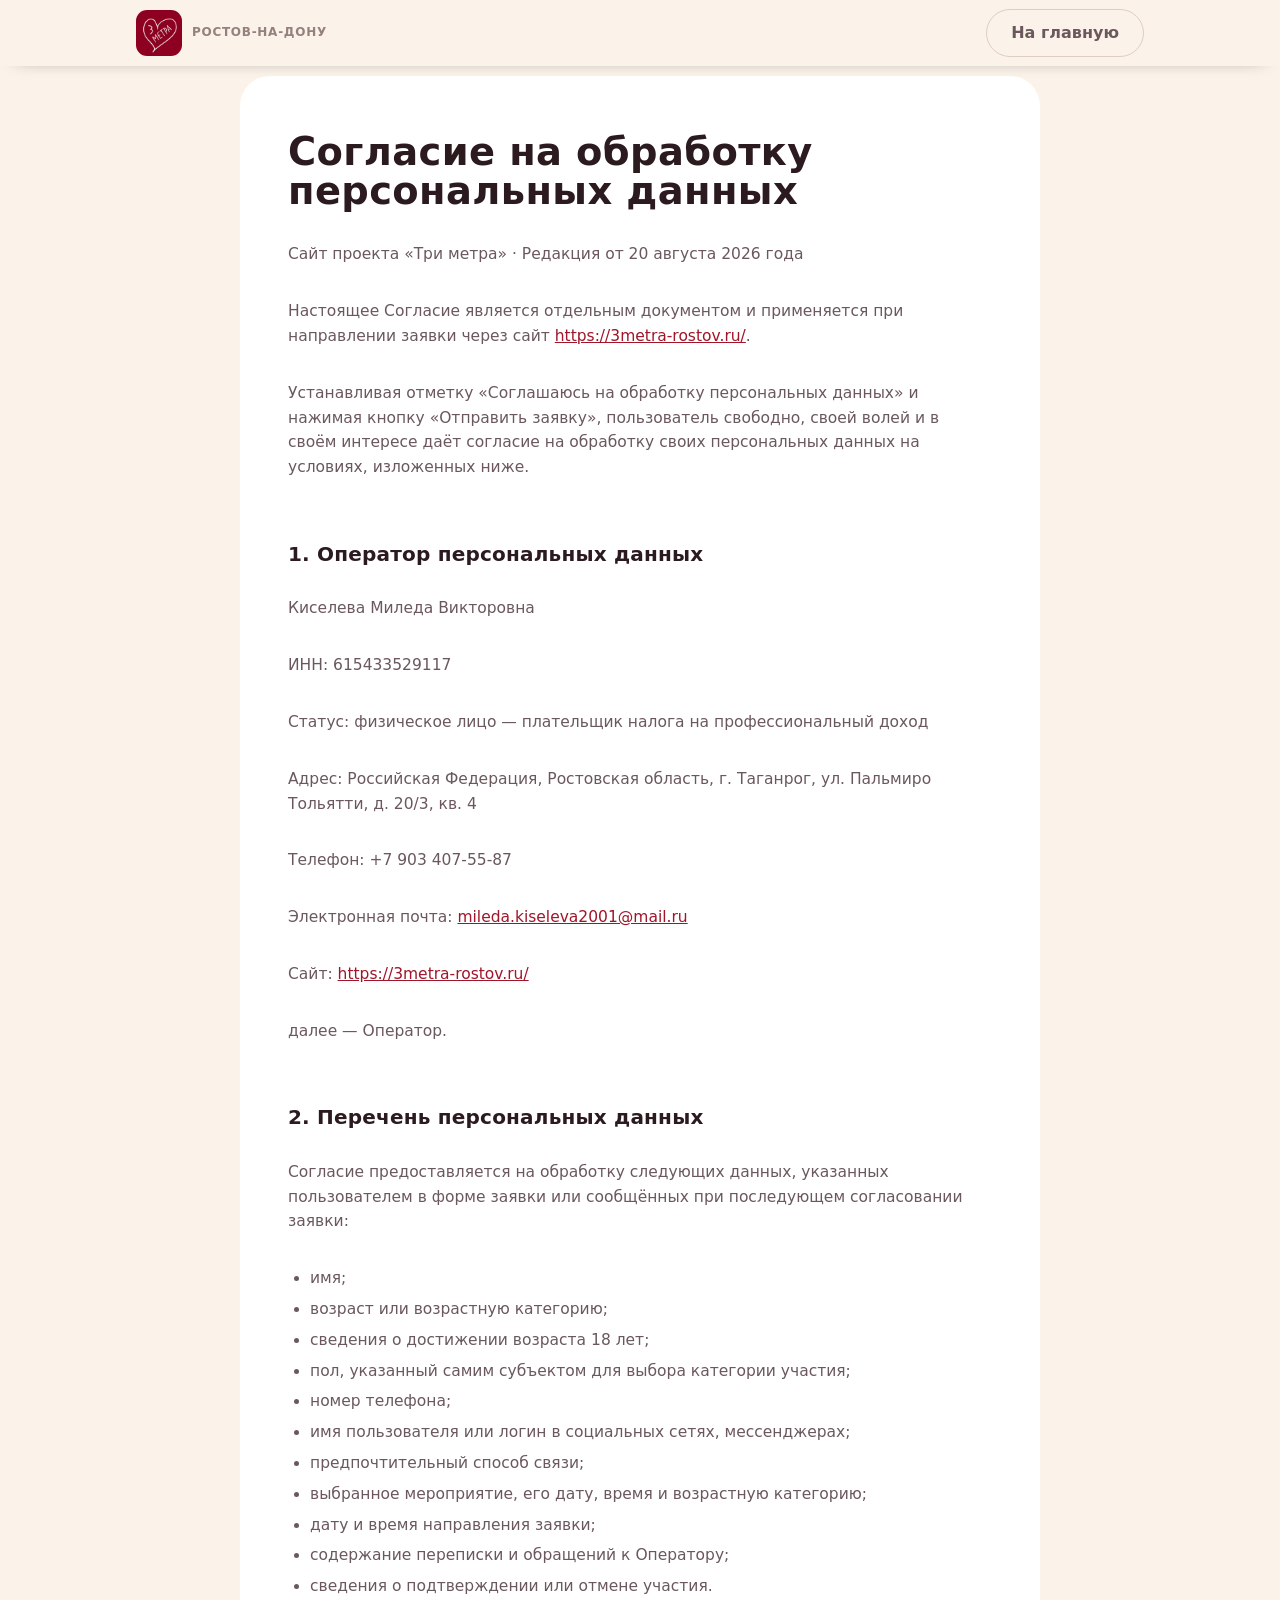
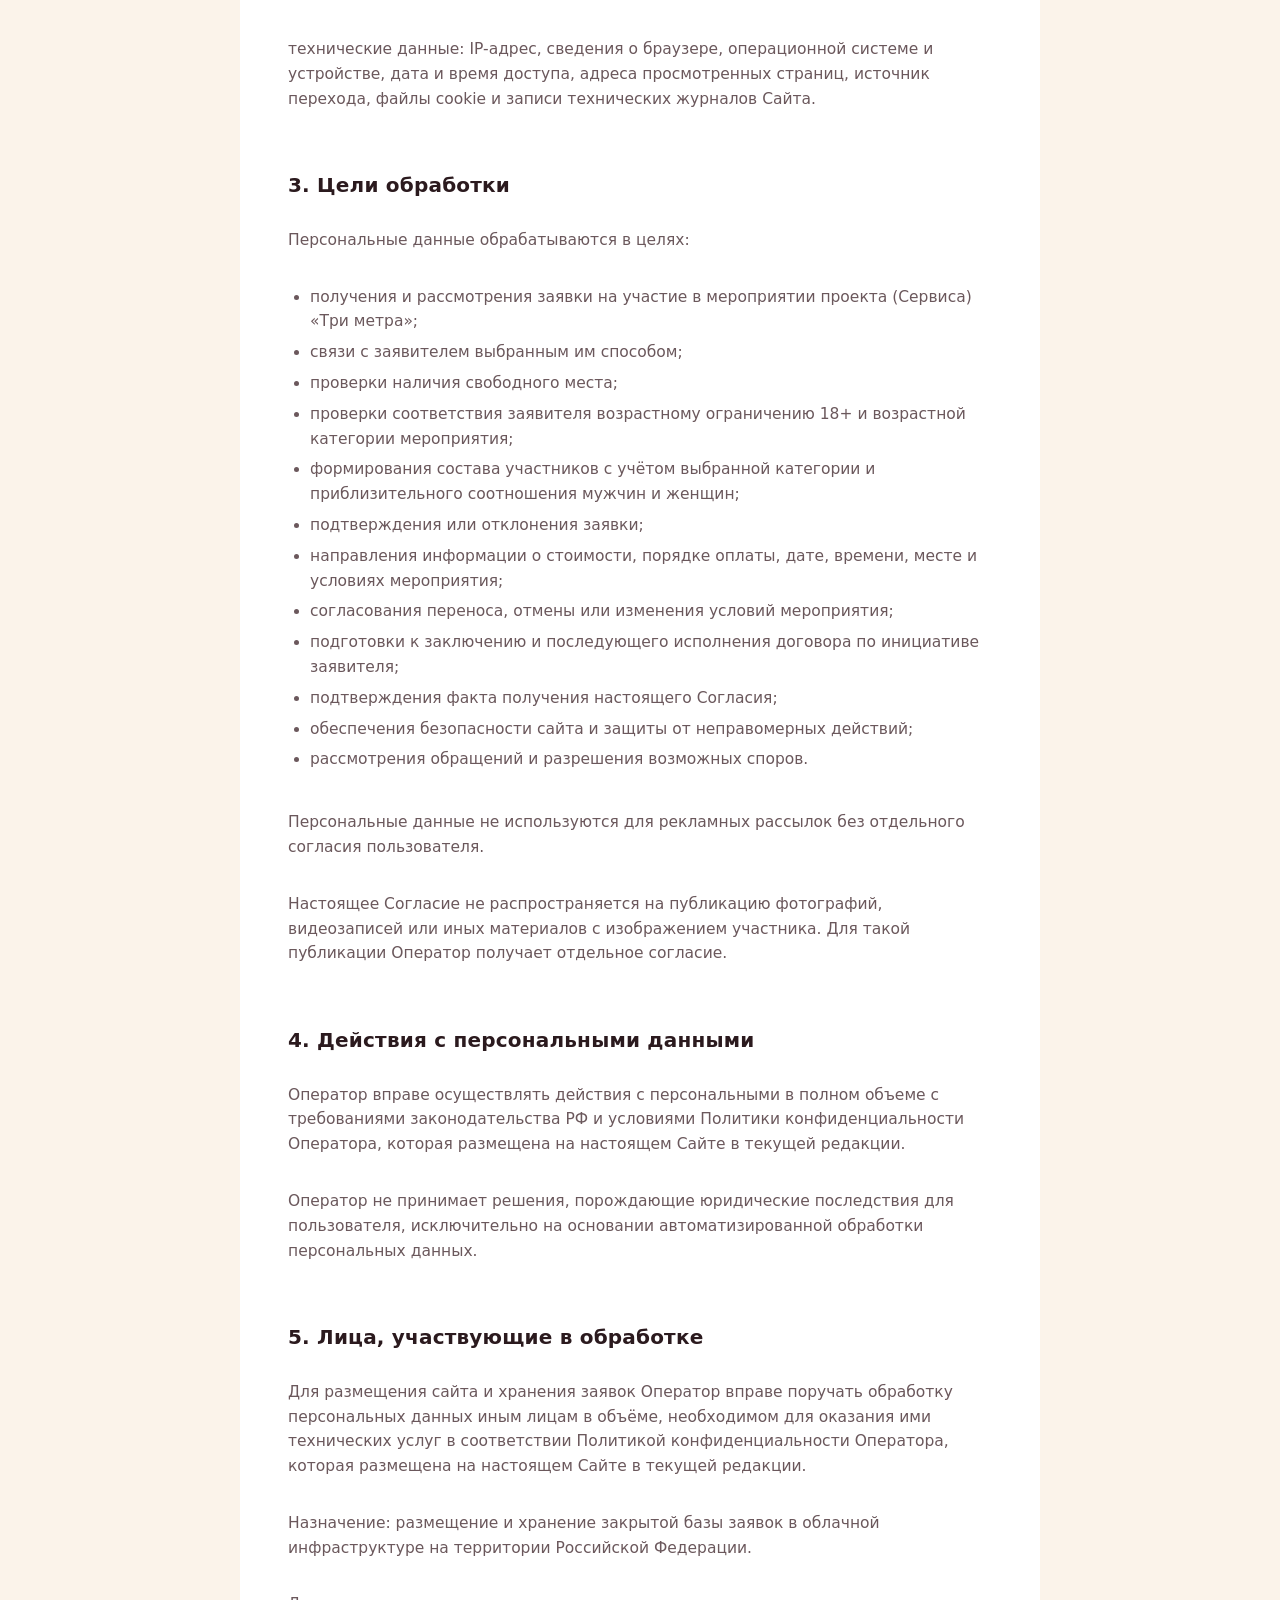
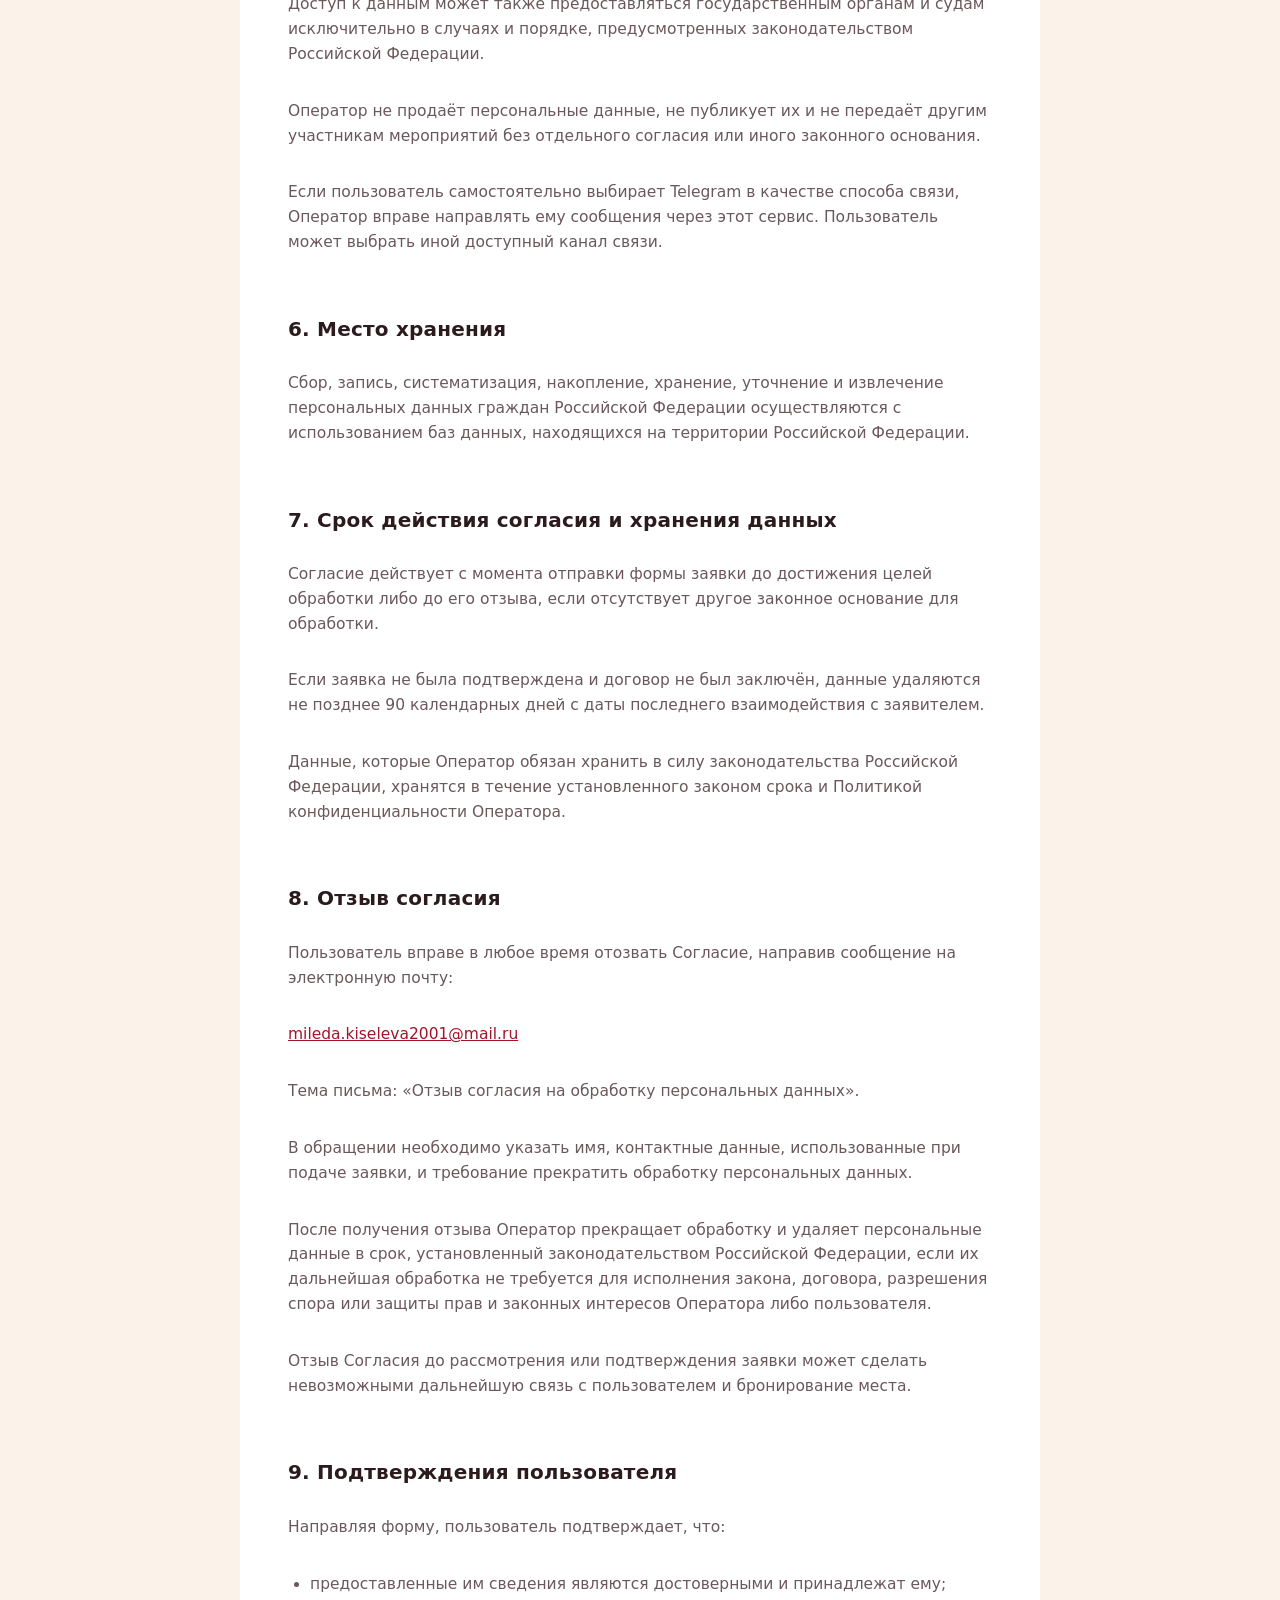
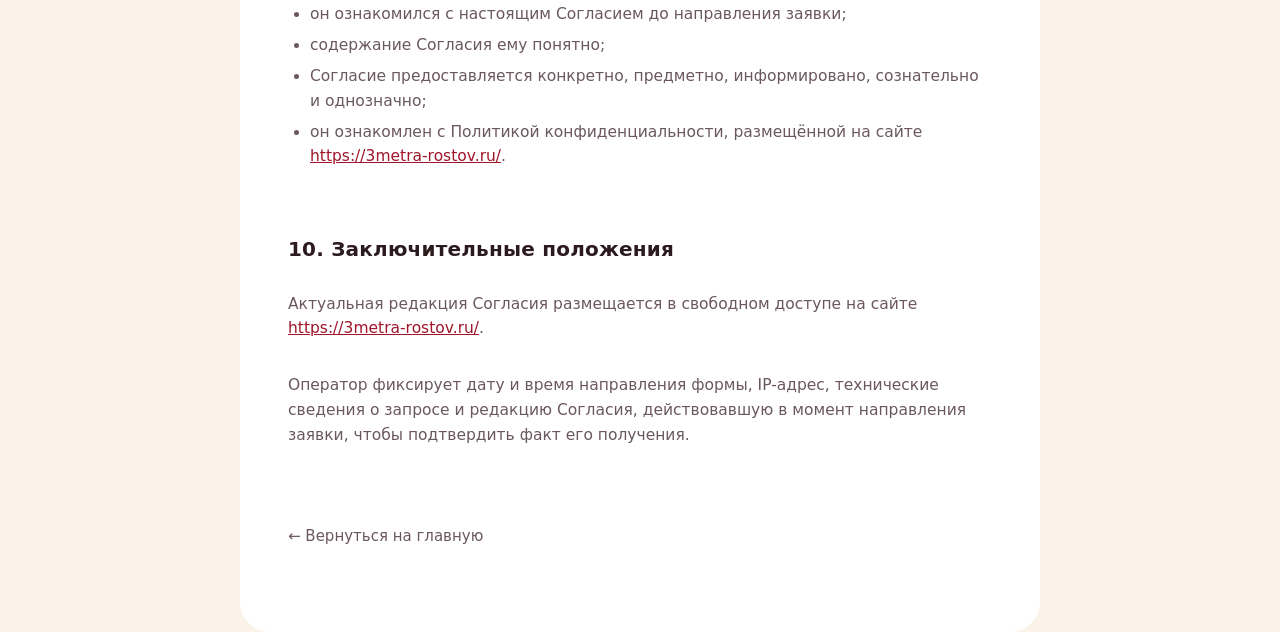
<file: soglasie.html>
<!doctype html>
<html lang="ru">
<head>
  <meta charset="utf-8">
  <!-- Yandex.Metrika counter -->
  <script type="text/javascript">
      (function(m,e,t,r,i,k,a){
          m[i]=m[i]||function(){(m[i].a=m[i].a||[]).push(arguments)};
          m[i].l=1*new Date();
          for (var j = 0; j < document.scripts.length; j++) {if (document.scripts[j].src === r) { return; }}
          k=e.createElement(t),a=e.getElementsByTagName(t)[0],k.async=1,k.src=r,a.parentNode.insertBefore(k,a)
      })(window, document,'script','https://mc.yandex.ru/metrika/tag.js?id=110737561', 'ym');

      ym(110737561, 'init', {ssr:true, webvisor:true, clickmap:true, ecommerce:"dataLayer", referrer: document.referrer, url: location.href, accurateTrackBounce:true, trackLinks:true});
  </script>
  <!-- /Yandex.Metrika counter -->
  <meta name="viewport" content="width=device-width, initial-scale=1">
  <title>Согласие на обработку персональных данных — «3 метра» | Ростов-на-Дону</title>
  <meta name="robots" content="noindex">
  <link rel="icon" type="image/png" href="media/favicon.png">
  <link rel="preconnect" href="https://fonts.googleapis.com">
  <link rel="preconnect" href="https://fonts.gstatic.com" crossorigin>
  <link href="https://fonts.googleapis.com/css2?family=Inter:wght@400;500;600;700&display=swap" rel="stylesheet">
  <link rel="stylesheet" href="styles.css?v=20260811d">
</head>
<body>
<!-- Top.Mail.Ru counter -->
<script type="text/javascript">
var _tmr = window._tmr || (window._tmr = []);
_tmr.push({id: "3786513", type: "pageView", start: (new Date()).getTime()});
(function (d, w, id) {
  if (d.getElementById(id)) return;
  var ts = d.createElement("script"); ts.type = "text/javascript"; ts.async = true; ts.id = id;
  ts.src = "https://top-fwz1.mail.ru/js/code.js";
  var f = function () {var s = d.getElementsByTagName("script")[0]; s.parentNode.insertBefore(ts, s);};
  if (w.opera == "[object Opera]") { d.addEventListener("DOMContentLoaded", f, false); } else { f(); }
})(document, window, "tmr-code");
</script>
<noscript><div><img src="https://top-fwz1.mail.ru/counter?id=3786513;js=na" style="position:absolute;left:-9999px;" alt="Top.Mail.Ru" /></div></noscript>
<!-- /Top.Mail.Ru counter -->
<!-- Yandex.Metrika counter -->
<noscript><div><img src="https://mc.yandex.ru/watch/110737561" style="position:absolute; left:-9999px;" alt="" /></div></noscript>
<!-- /Yandex.Metrika counter -->
<header class="nav is-scrolled">
  <div class="nav__inner container">
    <a class="nav__logo" href="index.html" aria-label="3 метра — на главную">
      <img class="nav__mark" src="media/favicon.png" width="46" height="46" decoding="async" alt="Логотип «3 метра»">
      <span class="nav__city">Ростов-на-Дону</span>
    </a>
    <a class="btn btn--ghost nav__cta" href="index.html">На главную</a>
  </div>
</header>
<main class="doc container container--narrow">
<h1>Согласие на обработку персональных данных</h1>
<p class="doc__sub">Сайт проекта «Три метра» · Редакция от 20 августа 2026 года</p>
<p>Настоящее Согласие является отдельным документом и применяется при направлении заявки через сайт <a href="https://3metra-rostov.ru/">https://3metra-rostov.ru/</a>.</p>
<p>Устанавливая отметку «Соглашаюсь на обработку персональных данных» и нажимая кнопку «Отправить заявку», пользователь свободно, своей волей и в своём интересе даёт согласие на обработку своих персональных данных на условиях, изложенных ниже.</p>
<h2>1. Оператор персональных данных</h2>
<p>Киселева Миледа Викторовна</p>
<p>ИНН: 615433529117</p>
<p>Статус: физическое лицо — плательщик налога на профессиональный доход</p>
<p>Адрес: Российская Федерация, Ростовская область, г. Таганрог, ул. Пальмиро Тольятти, д. 20/3, кв. 4</p>
<p>Телефон: +7 903 407-55-87</p>
<p>Электронная почта: <a href="mailto:mileda.kiseleva2001@mail.ru">mileda.kiseleva2001@mail.ru</a></p>
<p>Сайт: <a href="https://3metra-rostov.ru/">https://3metra-rostov.ru/</a></p>
<p>далее — Оператор.</p>
<h2>2. Перечень персональных данных</h2>
<p>Согласие предоставляется на обработку следующих данных, указанных пользователем в форме заявки или сообщённых при последующем согласовании заявки:</p>
<ul>
<li>имя;</li>
<li>возраст или возрастную категорию;</li>
<li>сведения о достижении возраста 18 лет;</li>
<li>пол, указанный самим субъектом для выбора категории участия;</li>
<li>номер телефона;</li>
<li>имя пользователя или логин в социальных сетях, мессенджерах;</li>
<li>предпочтительный способ связи;</li>
<li>выбранное мероприятие, его дату, время и возрастную категорию;</li>
<li>дату и время направления заявки;</li>
<li>содержание переписки и обращений к Оператору;</li>
<li>сведения о подтверждении или отмене участия.</li>
</ul>
<p>технические данные: IP-адрес, сведения о браузере, операционной системе и устройстве, дата и время доступа, адреса просмотренных страниц, источник перехода, файлы cookie и записи технических журналов Сайта.</p>
<h2>3. Цели обработки</h2>
<p>Персональные данные обрабатываются в целях:</p>
<ul>
<li>получения и рассмотрения заявки на участие в мероприятии проекта (Сервиса) «Три метра»;</li>
<li>связи с заявителем выбранным им способом;</li>
<li>проверки наличия свободного места;</li>
<li>проверки соответствия заявителя возрастному ограничению 18+ и возрастной категории мероприятия;</li>
<li>формирования состава участников с учётом выбранной категории и приблизительного соотношения мужчин и женщин;</li>
<li>подтверждения или отклонения заявки;</li>
<li>направления информации о стоимости, порядке оплаты, дате, времени, месте и условиях мероприятия;</li>
<li>согласования переноса, отмены или изменения условий мероприятия;</li>
<li>подготовки к заключению и последующего исполнения договора по инициативе заявителя;</li>
<li>подтверждения факта получения настоящего Согласия;</li>
<li>обеспечения безопасности сайта и защиты от неправомерных действий;</li>
<li>рассмотрения обращений и разрешения возможных споров.</li>
</ul>
<p>Персональные данные не используются для рекламных рассылок без отдельного согласия пользователя.</p>
<p>Настоящее Согласие не распространяется на публикацию фотографий, видеозаписей или иных материалов с изображением участника. Для такой публикации Оператор получает отдельное согласие.</p>
<h2>4. Действия с персональными данными</h2>
<p>Оператор вправе осуществлять действия с персональными в полном объеме с требованиями законодательства РФ и условиями Политики конфиденциальности Оператора, которая размещена на настоящем Сайте в текущей редакции.</p>
<p>Оператор не принимает решения, порождающие юридические последствия для пользователя, исключительно на основании автоматизированной обработки персональных данных.</p>
<h2>5. Лица, участвующие в обработке</h2>
<p>Для размещения сайта и хранения заявок Оператор вправе поручать обработку персональных данных иным лицам в объёме, необходимом для оказания ими технических услуг в соответствии Политикой конфиденциальности Оператора, которая размещена на настоящем Сайте в текущей редакции.</p>
<p>Назначение: размещение и хранение закрытой базы заявок в облачной инфраструктуре на территории Российской Федерации.</p>
<p>Доступ к данным может также предоставляться государственным органам и судам исключительно в случаях и порядке, предусмотренных законодательством Российской Федерации.</p>
<p>Оператор не продаёт персональные данные, не публикует их и не передаёт другим участникам мероприятий без отдельного согласия или иного законного основания.</p>
<p>Если пользователь самостоятельно выбирает Telegram в качестве способа связи, Оператор вправе направлять ему сообщения через этот сервис. Пользователь может выбрать иной доступный канал связи.</p>
<h2>6. Место хранения</h2>
<p>Сбор, запись, систематизация, накопление, хранение, уточнение и извлечение персональных данных граждан Российской Федерации осуществляются с использованием баз данных, находящихся на территории Российской Федерации.</p>
<h2>7. Срок действия согласия и хранения данных</h2>
<p>Согласие действует с момента отправки формы заявки до достижения целей обработки либо до его отзыва, если отсутствует другое законное основание для обработки.</p>
<p>Если заявка не была подтверждена и договор не был заключён, данные удаляются не позднее 90 календарных дней с даты последнего взаимодействия с заявителем.</p>
<p>Данные, которые Оператор обязан хранить в силу законодательства Российской Федерации, хранятся в течение установленного законом срока и Политикой конфиденциальности Оператора.</p>
<h2>8. Отзыв согласия</h2>
<p>Пользователь вправе в любое время отозвать Согласие, направив сообщение на электронную почту:</p>
<p><a href="mailto:mileda.kiseleva2001@mail.ru">mileda.kiseleva2001@mail.ru</a></p>
<p>Тема письма: «Отзыв согласия на обработку персональных данных».</p>
<p>В обращении необходимо указать имя, контактные данные, использованные при подаче заявки, и требование прекратить обработку персональных данных.</p>
<p>После получения отзыва Оператор прекращает обработку и удаляет персональные данные в срок, установленный законодательством Российской Федерации, если их дальнейшая обработка не требуется для исполнения закона, договора, разрешения спора или защиты прав и законных интересов Оператора либо пользователя.</p>
<p>Отзыв Согласия до рассмотрения или подтверждения заявки может сделать невозможными дальнейшую связь с пользователем и бронирование места.</p>
<h2>9. Подтверждения пользователя</h2>
<p>Направляя форму, пользователь подтверждает, что:</p>
<ul>
<li>предоставленные им сведения являются достоверными и принадлежат ему;</li>
<li>он ознакомился с настоящим Согласием до направления заявки;</li>
<li>содержание Согласия ему понятно;</li>
<li>Согласие предоставляется конкретно, предметно, информировано, сознательно и однозначно;</li>
<li>он ознакомлен с Политикой конфиденциальности, размещённой на сайте <a href="https://3metra-rostov.ru/">https://3metra-rostov.ru/</a>.</li>
</ul>
<h2>10. Заключительные положения</h2>
<p>Актуальная редакция Согласия размещается в свободном доступе на сайте <a href="https://3metra-rostov.ru/">https://3metra-rostov.ru/</a>.</p>
<p>Оператор фиксирует дату и время направления формы, IP-адрес, технические сведения о запросе и редакцию Согласия, действовавшую в момент направления заявки, чтобы подтвердить факт его получения.</p>
<p class="doc__back"><a href="index.html">← Вернуться на главную</a></p>
</main>
</body>
</html>
</file>
<file: styles.css>
/* ============================================================
   «3 метра» — афиша вечеров знакомств в Ростове.
   Оформление повторяет основной сервис 3metra-online.ru: тёплый
   кремовый фон, белые скруглённые карточки, вишнёвые блоки-акценты,
   рукописный Amatic SC в заголовках и контурные арты (сердце,
   панорама Ростова, пунктирные обводки). Никаких линеек: блоки
   разделяет фон карточек.
   ============================================================ */

:root {
  /* Тёплый кремовый «стол», на котором лежат белые карточки */
  --bg: #fbf3ea;
  --surface: #ffffff;
  --surface-soft: #f7ece2;

  /* Линии почти не используем: блоки разделяет фон карточек, а не рамки */
  --line: #efe1d6;
  --line-strong: #e0cdc0;

  --text: #2b1a1e;
  --text-soft: #6b585c;
  --text-faint: #94807f;

  /* Вишнёвый — фон акцентных блоков и кнопок, как на основном сервисе */
  --accent: #a0152a;
  --accent-strong: #85101f;
  --accent-soft: #fbeae9;
  --on-accent: #ffffff;

  /* Алый — рукописные цифры, ссылки, мелкие акценты */
  --accent-bright: #e22645;

  /* Кремовый текст на вишнёвом фоне */
  --on-accent-soft: #f6dee0;

  /* Синий — только чип с ближайшей датой */
  --info: #2f6fe4;
  --info-soft: #e9f0fc;

  /* Зелёный — только ЗОЖ-пометки */
  --fresh: #17925a;
  --fresh-soft: #e3f4ea;

  /* Отдельный цвет только для ошибок формы */
  --danger: #c03a20;

  --radius-panel: 30px;
  --radius: 20px;
  --radius-sm: 14px;
  --radius-pill: 999px;
  --ease: cubic-bezier(0.2, 0, 0, 1);
  --font: "Montserrat", system-ui, -apple-system, "Segoe UI", sans-serif;
  /* Рукописный акцентный шрифт: заголовки, крупные цифры */
  --font-display: "Amatic SC", "Trebuchet MS", var(--font);
  --nav-h: 66px;
}

* { box-sizing: border-box; }

html {
  scroll-behavior: smooth;
  -webkit-text-size-adjust: 100%;
  scroll-padding-top: calc(var(--nav-h) + 12px);
}

body {
  margin: 0;
  background: var(--bg);
  color: var(--text);
  font-family: var(--font);
  font-size: 17px;
  line-height: 1.6;
  overflow-x: hidden;
  -webkit-font-smoothing: antialiased;
}

h1, h2, h3 {
  margin: 0;
  font-weight: 700;
  line-height: 1.2;
  text-wrap: balance;
}

/* Amatic SC узкий и высокий — кегль крупнее, чем у гротеска, и без
   отрицательного трекинга, иначе буквы слипаются */
h1, h2 {
  font-family: var(--font-display);
  letter-spacing: 0.01em;
  line-height: 1.02;
}

h1 { font-size: clamp(3rem, 11vw, 5rem); }
h2 { font-size: clamp(2.3rem, 7.5vw, 3.4rem); }

h3 {
  font-family: var(--font);
  font-size: 1.1rem;
  letter-spacing: -0.01em;
}

/* Надстрочник над заголовком: капслок с разрядкой, как на основном сервисе */
.eyebrow {
  margin: 0 0 10px;
  font-size: 12.5px;
  font-weight: 700;
  letter-spacing: 0.16em;
  text-transform: uppercase;
  color: var(--accent);
}

p { margin: 0; }
a { color: inherit; }
img, video { display: block; max-width: 100%; height: auto; }

/* Панели лежат в общем поле с одинаковыми полями по краям.
   Отступ у краёв небольшой — на телефоне важнее ширина контента */
main {
  display: grid;
  gap: 12px;
  padding: 12px 12px 0;
}

@media (min-width: 760px) {
  main { gap: 20px; padding: 20px 20px 0; }
}

/* Белая скруглённая панель — основной строительный блок страницы */
.hero,
.section {
  background: var(--surface);
  border-radius: var(--radius-panel);
  padding: clamp(38px, 7vw, 80px) clamp(20px, 4.5vw, 56px);
}

.container {
  width: 100%;
  max-width: 1040px;
  margin-inline: auto;
}

.container--narrow { max-width: 720px; }

@media (max-width: 600px) {
  :root { --nav-h: 60px; }
}

.section-head { margin-bottom: clamp(26px, 4.5vw, 42px); }

.section-head__sub {
  margin-top: 8px;
  font-size: 15px;
  color: var(--text-soft);
  max-width: 52ch;
}

.section-head__sub b {
  font-weight: 600;
  color: var(--text);
}

.sr-only {
  position: absolute;
  width: 1px; height: 1px;
  margin: -1px; padding: 0;
  clip: rect(0 0 0 0);
  overflow: hidden;
  white-space: nowrap;
  border: 0;
}

.skip-link {
  position: absolute;
  top: -48px; left: 16px;
  z-index: 200;
  padding: 10px 16px;
  background: var(--accent);
  color: var(--on-accent);
  border-radius: 0 0 8px 8px;
  text-decoration: none;
}
.skip-link:focus-visible { top: 0; }

/* ---------- Buttons ---------- */

/* Кнопка-пилюля: крупная, с большой площадью нажатия */
.btn {
  display: inline-flex;
  align-items: center;
  justify-content: center;
  gap: 8px;
  padding: 13px 24px;
  min-height: 48px;
  border: 1.5px solid transparent;
  border-radius: var(--radius-pill);
  font: inherit;
  font-size: 16px;
  font-weight: 600;
  line-height: 1.2;
  text-decoration: none;
  cursor: pointer;
  transition: background-color 0.18s var(--ease), border-color 0.18s var(--ease), color 0.18s var(--ease), transform 0.18s var(--ease), box-shadow 0.18s var(--ease);
}

.btn--lg { padding: 16px 30px; min-height: 54px; font-size: 17px; }

.btn--primary {
  background: var(--accent);
  color: var(--on-accent);
  box-shadow: 0 10px 22px -14px rgba(238, 39, 51, 0.4);
}
.btn--primary:hover {
  background: var(--accent-strong);
  transform: translateY(-1px);
  box-shadow: 0 14px 26px -14px rgba(238, 39, 51, 0.45);
}

.btn--outline {
  background: transparent;
  border-color: var(--line-strong);
  color: var(--text);
}
.btn--outline:hover { border-color: var(--accent); color: var(--accent); }

/* .btn--ghost используется на страницах документов */
.btn--ghost {
  background: transparent;
  border-color: var(--line-strong);
  color: var(--text-soft);
}
.btn--ghost:hover { border-color: var(--accent); color: var(--accent); }

.btn:disabled { opacity: 0.45; cursor: default; }

.btn:focus-visible,
a:focus-visible,
summary:focus-visible,
details:focus-visible {
  outline: 2px solid var(--accent);
  outline-offset: 2px;
  border-radius: var(--radius-sm);
}

.btn:focus-visible { border-radius: var(--radius-pill); }

/* ---------- Nav ---------- */

/* Шапка лежит прямо на сером фоне, без панели и линеек */
.nav {
  position: sticky;
  top: 0;
  z-index: 100;
  background: var(--bg);
  transition: box-shadow 0.2s var(--ease);
}

.nav.is-scrolled { box-shadow: 0 6px 20px -18px rgba(20, 20, 20, 0.9); }

.nav__inner {
  height: var(--nav-h);
  display: flex;
  align-items: center;
  gap: 20px;
  padding-inline: 10px;
}

@media (min-width: 760px) {
  .nav__inner { padding-inline: 16px; }
}

.nav__logo {
  display: flex;
  align-items: center;
  gap: 10px;
  text-decoration: none;
  margin-right: auto;
}

.nav__mark, .footer__mark { border-radius: 11px; flex-shrink: 0; }

.nav__brand { display: grid; line-height: 1.05; }

.nav__name {
  font-family: var(--font-display);
  font-size: 26px;
  font-weight: 700;
  letter-spacing: 0.02em;
  color: var(--text);
  white-space: nowrap;
}

.nav__city {
  font-size: 12px;
  font-weight: 600;
  letter-spacing: 0.06em;
  text-transform: uppercase;
  color: var(--text-faint);
  white-space: nowrap;
}

.nav__links {
  display: flex;
  gap: 22px;
  font-size: 15px;
}

.nav__links a {
  color: var(--text-soft);
  text-decoration: none;
}
.nav__links a:hover { color: var(--accent); }

@media (max-width: 900px) {
  .nav__links { display: none; }
}

/* На телефоне кнопку в шапке прячем: внизу экрана есть постоянная панель записи */
@media (max-width: 640px) {
  .nav__cta { display: none; }
}

/* ---------- Первый экран ---------- */

.hero { padding-block: clamp(18px, 3vw, 34px) clamp(30px, 5vw, 54px); }

/* Герой целиком лежит в вишнёвой карточке — как на 3metra-online */
.hero__card {
  position: relative;
  overflow: hidden;
  padding: clamp(26px, 5vw, 52px) clamp(20px, 4vw, 48px) 0;
  border-radius: var(--radius-panel);
  background: var(--accent);
  color: var(--on-accent);
}

/* Контурное сердце в углу — только фон, кликам не мешает */
.hero__heart {
  position: absolute;
  top: -36px;
  right: -40px;
  width: 180px;
  height: 180px;
  color: #fff;
  opacity: 0.14;
  pointer-events: none;
}

.hero__inner { position: relative; }

.hero__eyebrow {
  margin: 0 0 14px;
  font-size: 12px;
  font-weight: 700;
  letter-spacing: 0.16em;
  text-transform: uppercase;
  color: var(--on-accent-soft);
}

.hero h1 {
  margin-bottom: 16px;
  color: var(--on-accent);
}

.hero h1 em {
  font-style: normal;
  color: var(--on-accent);
}

.hero__lead {
  font-size: clamp(15.5px, 2.2vw, 17.5px);
  line-height: 1.55;
  color: var(--on-accent-soft);
  max-width: 56ch;
}

.hero__lead + .hero__lead { margin-top: 12px; }

.hero__lead b { color: #fff; font-weight: 700; }

/* Дата вечера — белая плашка внутри вишнёвой карточки */
.hero__next {
  display: inline-flex;
  align-items: center;
  gap: 12px;
  margin-top: clamp(18px, 3vw, 24px);
  padding: 12px 20px 12px 14px;
  background: rgba(255, 255, 255, 0.12);
  border: 1px solid rgba(255, 255, 255, 0.25);
  border-radius: var(--radius-pill);
  color: var(--on-accent);
  text-decoration: none;
  transition: background-color 0.18s var(--ease);
}

.hero__next:hover { background: rgba(255, 255, 255, 0.2); }

.hero__next-icon {
  display: grid;
  place-items: center;
  width: 34px; height: 34px;
  flex-shrink: 0;
  border-radius: 50%;
  background: #fff;
  color: var(--accent);
}

.hero__next-text { line-height: 1.3; }
.hero__next-text b { display: block; font-size: 15px; font-weight: 700; }
.hero__next-text span { display: block; font-size: 14px; color: var(--on-accent-soft); }

.hero__actions {
  display: flex;
  flex-wrap: wrap;
  gap: 10px;
  margin-top: clamp(20px, 3.5vw, 28px);
}

/* Кнопка на вишнёвом фоне — белая с вишнёвым текстом */
.hero__actions .btn--primary {
  background: #fff;
  color: var(--accent);
}

.hero__actions .btn--primary:hover { background: var(--accent-soft); }

.hero__actions .btn--outline {
  border-color: rgba(255, 255, 255, 0.55);
  color: #fff;
}

.hero__actions .btn--outline:hover {
  border-color: #fff;
  background: rgba(255, 255, 255, 0.12);
  color: #fff;
}

.hero__hint {
  margin: 14px 0 0;
  font-size: 13.5px;
  color: var(--on-accent-soft);
}

/* Панорама Ростова прижата к нижнему краю карточки */
.hero__skyline {
  display: block;
  width: calc(100% + 16px);
  max-height: 132px;
  margin: clamp(18px, 3vw, 26px) -8px 0;
  color: #fff;
  opacity: 0.85;
}

/* На широком экране арт крупнее — иначе теряется в ширине карточки */
@media (min-width: 900px) {
  .hero__skyline { max-height: 210px; }
}

/* Фото с вечера — под карточкой, во всю ширину */
.hero__photo { margin: 14px 0 0; }

.hero__photo img {
  width: 100%;
  aspect-ratio: 16 / 10;
  object-fit: cover;
  border-radius: var(--radius);
  background: var(--surface-soft);
}

/* Факты — белые карточки на кремовом фоне */
.hero__facts {
  list-style: none;
  margin: 14px 0 0;
  padding: 0;
  display: grid;
  grid-template-columns: repeat(2, minmax(0, 1fr));
  gap: 10px;
}

@media (min-width: 760px) {
  .hero__facts { grid-template-columns: repeat(4, minmax(0, 1fr)); }
}

.hero__facts li {
  background: var(--surface-soft);
  border-radius: var(--radius);
  padding: 14px 16px;
}

.hero__facts b {
  display: block;
  font-family: var(--font-display);
  font-size: 30px;
  line-height: 1;
  color: var(--accent);
}

.hero__facts span {
  display: block;
  margin-top: 4px;
  font-size: 13.5px;
  line-height: 1.4;
  color: var(--text-soft);
}

@media (min-width: 900px) {
  .hero__inner {
    display: grid;
    grid-template-columns: minmax(0, 1.1fr) minmax(0, 0.9fr);
    column-gap: 40px;
    align-items: center;
  }
  .hero__aside { align-self: center; }
  .hero__photo { margin: 0; }
  .hero__photo img { aspect-ratio: 4 / 5; }
}

/* ---------- Цифры про вечера ---------- */

.stats { padding-block: clamp(28px, 5vw, 52px); }

.stats__inner { text-align: center; }

.stats__big {
  display: inline-flex;
  align-items: flex-start;
  gap: 6px;
  font-family: var(--font-display);
  font-size: clamp(5rem, 18vw, 8rem);
  line-height: 0.85;
  color: var(--accent-bright);
}

.stats__big svg { width: 26px; height: 26px; margin-top: 8px; }

.stats__caption {
  margin: 10px 0 0;
  font-family: var(--font-display);
  font-size: clamp(1.6rem, 5.5vw, 2.4rem);
  line-height: 1.1;
  letter-spacing: 0.02em;
}

.stats__row {
  list-style: none;
  margin: clamp(18px, 3vw, 26px) 0 0;
  padding: 0;
  display: grid;
  grid-template-columns: repeat(3, minmax(0, 1fr));
  gap: 12px;
}

.stats__row li { position: relative; }

.stats__num {
  position: relative;
  display: inline-block;
  padding: 4px 10px;
  font-family: var(--font-display);
  font-size: clamp(1.7rem, 6vw, 2.4rem);
  line-height: 1;
  color: var(--accent-bright);
}

/* Рукописная обводка и подчёркивание — как на основном сервисе */
.stats__mark {
  position: absolute;
  inset: -6px -4px;
  width: calc(100% + 8px);
  height: calc(100% + 12px);
  color: var(--accent-bright);
  opacity: 0.55;
  pointer-events: none;
}

.stats__label {
  display: block;
  margin-top: 4px;
  font-size: 13px;
  color: var(--text-soft);
}

.stats__promise {
  display: flex;
  align-items: center;
  gap: 12px;
  max-width: 560px;
  margin: clamp(18px, 3vw, 26px) auto 0;
  padding: 14px 18px;
  background: var(--surface);
  border-radius: var(--radius);
  text-align: left;
  font-size: 15px;
  box-shadow: 0 12px 30px -26px rgba(43, 26, 30, 0.6);
}

.stats__promise svg { flex-shrink: 0; color: var(--accent); }

/* ---------- Расписание ---------- */

.dates__grid {
  display: grid;
  gap: 14px;
}

@media (min-width: 760px) {
  .dates__grid { grid-template-columns: repeat(2, minmax(0, 1fr)); gap: 18px; }

  /* Когда вечер один, карточка занимает всю ширину и раскладывается
     горизонтально: фото слева, описание справа */
  .dates__grid--single { grid-template-columns: 1fr; }

  .dates__grid--single .event { flex-direction: row; }

  /* Фото абсолютное: иначе вертикальный кадр растянул бы карточку
     на всю свою высоту. Высоту строки задаёт текст справа */
  .dates__grid--single .event__photo {
    flex: 0 0 44%;
    position: relative;
    min-height: 320px;
  }

  .dates__grid--single .event__photo img {
    position: absolute;
    inset: 0;
    width: 100%;
    height: 100%;
    aspect-ratio: auto;
  }

  .dates__grid--single .event__body {
    justify-content: center;
    gap: 14px;
    padding: 34px 38px;
  }

  .dates__grid--single .event__date b { font-size: 2rem; }
  .dates__grid--single .event__about { font-size: 15px; max-width: 52ch; }

  /* В горизонтальной карточке кнопка по размеру текста, а не во всю колонку */
  .dates__grid--single .event__btn { width: auto; margin-top: 6px; }
}

/* Карточка вечера — афиша: фото, тип вечера, дата, статус мест, кнопка */
.event {
  display: flex;
  flex-direction: column;
  background: var(--surface-soft);
  border: 2px solid transparent;
  border-radius: var(--radius);
  overflow: hidden;
}

/* Карточка с предзаписью: пунктирная рамка и белый фон — вечер ещё
   не подтверждён датой, поэтому он визуально тише основного */
.event--preorder {
  background: var(--surface);
  border: 2px dashed var(--line-strong);
}

.event--preorder .badge--soft { background: var(--surface-soft); }

.event--preorder .event__photo img { opacity: 0.85; }

/* В белой карточке вторичная кнопка нуждается в контуре, иначе теряется */
.event--preorder .btn--outline {
  background: transparent;
  border-color: var(--accent);
  color: var(--accent);
}

.event--preorder .btn--outline:hover { background: var(--accent-soft); }

/* ЗОЖ-вечер выделен зелёной рамкой и фоном под цвет своей пометки */
.event--zozh {
  background: var(--fresh-soft);
  border-color: var(--fresh);
}

.event__photo { margin: 0; }

.event__photo img {
  width: 100%;
  aspect-ratio: 2.2 / 1;
  object-fit: cover;
  background: var(--surface-soft);
}

/* Вертикальный кадр пары за столиком — держим лица в кадре */
.event__photo--date img { object-position: center 58%; }

.event__body {
  flex: 1;
  display: flex;
  flex-direction: column;
  align-items: flex-start;
  gap: 10px;
  padding: 16px 18px 18px;
}

.event__tag {
  margin: 0;
  display: flex;
  flex-wrap: wrap;
  gap: 6px;
}

/* Пометки типа вечера: зелёная — ЗОЖ, синяя — классический */
.badge {
  display: inline-block;
  padding: 4px 12px;
  border-radius: var(--radius-pill);
  font-size: 12px;
  font-weight: 700;
  letter-spacing: 0.04em;
  text-transform: uppercase;
}

.badge--fresh { background: var(--fresh-soft); color: var(--fresh); }
.badge--classic { background: var(--accent-soft); color: var(--accent); }

.badge--soft { background: var(--surface-soft); color: var(--text-soft); }

/* Цена участия — контрастная пилюля рядом с типом вечера */
.badge--price { background: var(--accent); color: var(--on-accent); }

/* Предзапись: пунктирная пилюля — дата вечера ещё не назначена */
.badge--preorder {
  background: transparent;
  color: var(--accent);
  box-shadow: inset 0 0 0 1.5px currentColor;
}

/* Внутри зелёной карточки пилюля лежит на белом, чтобы не сливалась */
.event--zozh .badge--fresh { background: var(--surface); }

/* Дата — рукописным акцентом, как крупные цифры на основном сервисе */
.event__date b {
  display: block;
  font-family: var(--font-display);
  font-size: 2.3rem;
  font-weight: 700;
  line-height: 1;
  color: var(--accent-bright);
}

.event__date > span {
  display: block;
  margin-top: 2px;
  font-size: 14px;
  color: var(--text-soft);
}

.event__about {
  font-size: 14.5px;
  line-height: 1.5;
  color: var(--text);
}

.event__about b { color: var(--accent); }

.u-nowrap { white-space: nowrap; }

.event__status {
  margin: 0;
  font-size: 13px;
}

.event__status-line { display: block; font-weight: 600; }
.event__status-line--open { color: #2f7d46; }
.event__status-line--ask,
.event__status-line--few { color: #9a6b00; }
.event__status-line--closed { color: var(--danger); }

/* Кнопка прижата к низу карточки — в сетке карточки равной высоты */
.event__btn {
  margin-top: auto;
  width: 100%;
}

/* Внутри серой карточки вторичная кнопка — белая заливка, а не контур */
.event .btn--outline { background: var(--surface); border-color: transparent; }
.event .btn--outline:hover { color: var(--accent); }

/* Карточка события-шоу: крупное вертикальное видео и описание рядом */
.event--show {
  display: grid;
  gap: 20px;
  padding: clamp(14px, 2.5vw, 20px);
  background: var(--surface);
  border-radius: var(--radius-panel);
  box-shadow: 0 24px 60px -46px rgba(43, 26, 30, 0.75);
}

.show__video-wrap {
  position: relative;
  border-radius: var(--radius);
  overflow: hidden;
  background: #1a1013;
}

.show__video {
  display: block;
  width: 100%;
  height: auto;
  aspect-ratio: 9 / 16;
  object-fit: cover;
  cursor: pointer;
}

/* Кнопка звука поверх кадра: видео стартует без звука */
.show__sound {
  position: absolute;
  right: 10px;
  bottom: 10px;
  display: inline-flex;
  align-items: center;
  gap: 6px;
  padding: 9px 14px;
  border: 0;
  border-radius: var(--radius-pill);
  background: rgba(24, 14, 17, 0.62);
  color: #fff;
  font: inherit;
  font-size: 13px;
  font-weight: 600;
  line-height: 1;
  cursor: pointer;
  backdrop-filter: blur(6px);
}

.show__sound:hover { background: rgba(24, 14, 17, 0.8); }

.show__body { display: grid; gap: 14px; align-content: start; }

.show__title {
  margin: 0;
  font-family: var(--font-display);
  font-size: clamp(2.6rem, 9vw, 3.6rem);
  line-height: 1;
}

/* Дата вечера — крупная, вишнёвая, сразу под названием */
.show__when {
  display: flex;
  flex-wrap: wrap;
  align-items: baseline;
  gap: 4px 12px;
  margin: 0;
}

.show__when b {
  font-family: var(--font-display);
  font-size: clamp(2rem, 7vw, 2.6rem);
  line-height: 1;
  color: var(--accent-bright);
}

.show__when span {
  font-size: 15px;
  font-weight: 600;
  color: var(--text-soft);
}

.show__where {
  margin: -4px 0 0;
  font-size: 14.5px;
  color: var(--text-soft);
}

.show__lead {
  margin: 0;
  font-size: clamp(15.5px, 2vw, 17px);
  line-height: 1.55;
}

/* Выделения внутри абзаца: ключевые слова вишнёвым, не серым */
.show__lead b,
.show__result b { color: var(--accent); font-weight: 700; }

.show__sub {
  margin: 0;
  font-family: var(--font-display);
  font-size: clamp(1.5rem, 5vw, 1.9rem);
  line-height: 1.1;
}

.show__options {
  list-style: none;
  margin: 0;
  padding: 0;
  display: grid;
  gap: 12px;
}

.show__options li {
  position: relative;
  background: var(--surface-soft);
  border-radius: var(--radius);
  padding: 16px 18px 16px 54px;
  display: grid;
  gap: 4px;
}

/* Эмодзи-маркер в кружке — вместо серого буллета */
.show__options li::before {
  content: attr(data-icon);
  position: absolute;
  left: 14px;
  top: 15px;
  display: grid;
  place-items: center;
  width: 28px;
  height: 28px;
  border-radius: 50%;
  background: #fff;
  font-size: 15px;
  line-height: 1;
}

.show__options b {
  font-size: 16.5px;
  color: var(--accent);
}

.show__options span { font-size: 15px; line-height: 1.5; color: var(--text); }

.show__result {
  margin: 0;
  padding: 14px 18px;
  border-radius: var(--radius);
  background: var(--accent-soft);
  font-size: 15px;
  line-height: 1.5;
}

@media (min-width: 860px) {
  .event--show {
    grid-template-columns: minmax(300px, 40%) minmax(0, 1fr);
    gap: 30px;
    padding: 20px;
    align-items: start;
  }

  .event--show .event__btn { width: auto; }
}

/* Пустое расписание: вечеров нет — вместо карточки одна плашка */
.dates__empty {
  position: relative;
  overflow: hidden;
  display: grid;
  justify-items: center;
  gap: 12px;
  padding: clamp(34px, 6vw, 56px) clamp(20px, 4vw, 40px);
  background: var(--surface-soft);
  border-radius: var(--radius-panel);
  text-align: center;
}

.dates__empty-heart {
  position: absolute;
  top: -30px;
  right: -26px;
  width: 160px;
  height: 160px;
  color: var(--accent);
  opacity: 0.09;
  pointer-events: none;
}

.dates__empty-title {
  position: relative;
  margin: 0;
  max-width: 20ch;
  font-family: var(--font-display);
  font-size: clamp(2.2rem, 7vw, 3rem);
  font-weight: 700;
  line-height: 1.05;
  color: var(--accent);
}

.dates__empty-text {
  position: relative;
  margin: 0;
  max-width: 50ch;
  font-size: 16px;
  color: var(--text);
}

.dates__empty-text b { color: var(--accent); }

.dates__empty .btn { position: relative; margin-top: 8px; }

@media (max-width: 560px) {
  .dates__empty .btn { width: 100%; }
}

.dates__note {
  margin-top: 20px;
  font-size: 15px;
  color: var(--text-soft);
  max-width: 68ch;
}

/* ---------- Как это проходит ---------- */

.steps__list {
  list-style: none;
  margin: 0;
  padding: 0;
  display: grid;
  gap: 18px;
}

@media (min-width: 760px) {
  .steps__list { grid-template-columns: repeat(4, minmax(0, 1fr)); gap: 24px; }
}

.steps__list li {
  display: grid;
  grid-template-columns: 38px 1fr;
  column-gap: 12px;
  row-gap: 4px;
  align-items: start;
}

@media (min-width: 760px) {
  .steps__list li { grid-template-columns: 1fr; }
}

.steps__num {
  display: grid;
  place-items: center;
  width: 34px; height: 34px;
  border-radius: 50%;
  background: var(--accent);
  color: var(--on-accent);
  font-size: 16px;
  font-weight: 600;
  grid-row: span 2;
}

@media (min-width: 760px) {
  .steps__num { grid-row: auto; margin-bottom: 10px; }
}

.steps__list h3 { align-self: center; }

@media (min-width: 760px) {
  .steps__list h3 { align-self: start; }
}

.steps__list p {
  grid-column: 2;
  font-size: 15px;
  color: var(--text-soft);
}

@media (min-width: 760px) {
  .steps__list p { grid-column: 1; margin-top: 4px; }
}

/* ---------- Фотографии ---------- */

.photos__grid {
  display: grid;
  gap: 16px;
  grid-template-columns: repeat(2, minmax(0, 1fr));
}

@media (max-width: 560px) {
  .photos__grid { gap: 12px; }
}

@media (min-width: 900px) {
  .photos__grid { grid-template-columns: repeat(4, minmax(0, 1fr)); }
}

.photo { margin: 0; }

.photo img {
  width: 100%;
  aspect-ratio: 4 / 5;
  object-fit: cover;
  border-radius: var(--radius);
  background: var(--surface-soft);
}

.photo--clickable img { cursor: zoom-in; }
.photo--clickable:focus-visible { outline: 2px solid var(--accent); outline-offset: 3px; border-radius: var(--radius); }

/* Фотография-баннер внутри секции */
.section-photo { margin: clamp(24px, 4vw, 34px) 0 0; }

.section-photo img {
  width: 100%;
  aspect-ratio: 16 / 9;
  object-fit: cover;
  object-position: center 38%;
  border-radius: var(--radius);
  background: var(--surface-soft);
}

/* На широком экране полоса ниже: иначе снимок занимает пол-экрана */
@media (min-width: 760px) {
  .section-photo img { aspect-ratio: 2.8 / 1; }
}

/* ---------- Где проходит ---------- */

.place__grid {
  display: grid;
  gap: 20px;
}

@media (min-width: 800px) {
  .place__grid { grid-template-columns: 1fr 1.1fr; gap: 28px; align-items: start; }
}

.place__photo { margin: 0 0 18px; }

.place__photo img {
  width: 100%;
  aspect-ratio: 3 / 2;
  object-fit: cover;
  border-radius: var(--radius);
  background: var(--surface-soft);
}

.place__info p { font-size: 15.5px; color: var(--text-soft); max-width: 46ch; }
.place__info p + p { margin-top: 10px; }
.place__address { font-size: 17px !important; color: var(--text) !important; }
.place__address b { font-weight: 600; }
.place__info .btn { margin-top: 18px; }

/* z-index: 0 — свой контекст наложения, чтобы iframe карты не всплывал
   поверх модального окна записи */
.place__map-wrap {
  position: relative;
  z-index: 0;
  border-radius: var(--radius);
  overflow: hidden;
  background: var(--surface-soft);
}

.place__map {
  display: block;
  width: 100%;
  height: 320px;
  border: 0;
}

@media (max-width: 800px) {
  .place__map { height: 260px; }
}

/* ---------- Вопросы ---------- */

/* Вопросы — отдельные мягкие плитки вместо списка на линейках */
.faq__list {
  max-width: 780px;
  display: grid;
  gap: 8px;
}

.faq__list details {
  background: var(--surface-soft);
  border-radius: var(--radius);
  padding-inline: 18px;
}

.faq__list summary {
  display: flex;
  align-items: center;
  justify-content: space-between;
  gap: 16px;
  padding: 16px 0;
  font-size: 16.5px;
  font-weight: 500;
  cursor: pointer;
  list-style: none;
}

.faq__list summary::-webkit-details-marker { display: none; }
.faq__list summary:hover { color: var(--accent); }

.faq__icon {
  position: relative;
  flex-shrink: 0;
  width: 14px; height: 14px;
}

.faq__icon::before,
.faq__icon::after {
  content: "";
  position: absolute;
  inset: 50% 0 auto 0;
  height: 1.5px;
  background: currentColor;
  transition: transform 0.2s var(--ease);
}

.faq__icon::after { transform: rotate(90deg); }
.faq__list details[open] .faq__icon::after { transform: rotate(0deg); }

.faq__list details p {
  padding-bottom: 18px;
  font-size: 15.5px;
  color: var(--text-soft);
  max-width: 62ch;
}

/* ---------- Финальный блок записи ---------- */

.final { background: var(--accent-soft); }

/* Финал повторяет приём основного сервиса: рукописный заголовок внутри
   пунктирного овала и одна крупная кнопка */
.final__inner {
  position: relative;
  text-align: center;
  padding-block: clamp(10px, 3vw, 26px);
}

/* Пунктирный овал обнимает только заголовок, иначе линия режет текст */
.final__title {
  position: relative;
  display: inline-block;
  padding: 26px 40px;
  margin-bottom: 4px;
}

.final__ring {
  position: absolute;
  inset: 0;
  width: 100%;
  height: 100%;
  color: var(--accent);
  pointer-events: none;
}

.final .eyebrow { position: relative; }

.final h2 {
  position: relative;
  margin: 0 auto;
  max-width: 18ch;
}

.final__text {
  position: relative;
  font-size: 16px;
  color: var(--text-soft);
  max-width: 46ch;
  margin: 0 auto 22px;
}

.final .btn { position: relative; }

.final__note {
  position: relative;
  margin: 14px 0 0;
  font-size: 13.5px;
  color: var(--text-faint);
}

@media (max-width: 560px) {
  .final .btn { width: 100%; }
}

/* ---------- Постоянная кнопка записи на телефоне ---------- */

/* Плавающая панель-пилюля над контентом: на телефоне это главный вход
   в запись, поэтому она заметнее, чем что-либо ещё на экране */
.sticky-cta { display: none; }

@media (max-width: 760px) {
  .sticky-cta {
    position: fixed;
    left: 10px; right: 10px;
    bottom: calc(10px + env(safe-area-inset-bottom));
    z-index: 120;
    display: flex;
    align-items: center;
    gap: 12px;
    padding: 10px 10px 10px 18px;
    background: var(--surface);
    border-radius: var(--radius-pill);
    box-shadow: 0 12px 30px -12px rgba(20, 20, 20, 0.35);
    transform: translateY(calc(100% + 20px));
    transition: transform 0.25s var(--ease);
  }

  .sticky-cta.is-visible { transform: translateY(0); }

  .sticky-cta__info { min-width: 0; line-height: 1.25; }
  .sticky-cta__info b { display: block; font-size: 15px; font-weight: 600; }
  .sticky-cta__info span { display: block; font-size: 13px; color: var(--text-soft); }

  .sticky-cta .btn { margin-left: auto; flex-shrink: 0; min-height: 46px; padding-inline: 20px; }

  /* чтобы панель не перекрывала конец страницы */
  body { padding-bottom: 100px; }
}

/* ---------- Footer ---------- */

.footer {
  margin: 10px 10px 0;
  padding: clamp(30px, 5vw, 50px) clamp(20px, 4vw, 48px);
  background: var(--surface);
  border-radius: var(--radius-panel) var(--radius-panel) 0 0;
}

@media (min-width: 760px) {
  .footer { margin-inline: 16px; }
}

/* Первая часть футера — бренд и контакты, заметная и читаемая */
.footer__main {
  display: grid;
  gap: 28px;
}

@media (min-width: 760px) {
  .footer__main { grid-template-columns: 1.1fr 1.2fr; gap: 36px; }
}

.footer__logo {
  display: flex;
  align-items: center;
  gap: 10px;
  font-weight: 600;
  margin-bottom: 8px;
}

.footer__brand p:last-child {
  font-size: 14px;
  color: var(--text-soft);
  line-height: 1.6;
}

.footer__head {
  font-size: 13px;
  font-weight: 600;
  letter-spacing: 0.08em;
  text-transform: uppercase;
  color: var(--text-faint);
  margin-bottom: 12px;
}

.footer ul {
  list-style: none;
  margin: 0;
  padding: 0;
  display: grid;
  gap: 8px;
  font-size: 15px;
}

.footer a { text-decoration: none; }
.footer a:hover { color: var(--accent); }

.footer__contacts ul {
  gap: 12px;
  font-size: 16px;
}

.footer__contacts a {
  color: var(--text);
  font-weight: 500;
}

/* Вторая часть — документы и реквизиты, отделена линией и приглушена */
.footer__secondary {
  margin-top: 30px;
  padding-top: 22px;
  border-top: 1px solid var(--line);
}

.footer__secondary .footer__head { margin-bottom: 10px; }

.footer__secondary ul {
  gap: 7px;
  font-size: 13.5px;
}

.footer__secondary a { color: var(--text-faint); }

.footer__requisites {
  margin-top: 14px;
  font-size: 12.5px;
  color: var(--text-faint);
  line-height: 1.6;
}

.footer__requisites a { color: var(--text-faint); }

/* ---------- Модальное окно записи ---------- */

.modal {
  position: fixed;
  inset: 0;
  z-index: 150;
  display: grid;
  place-items: center;
  padding: 20px;
}

.modal[hidden] { display: none; }

.modal__backdrop {
  position: absolute;
  inset: 0;
  background: rgba(24, 28, 30, 0.45);
  opacity: 0;
  transition: opacity 0.25s var(--ease);
}

.modal.is-open .modal__backdrop { opacity: 1; }

.modal__panel {
  position: relative;
  width: min(540px, 100%);
  max-height: min(90dvh, 860px);
  overflow-y: auto;
  padding: clamp(24px, 5vw, 38px);
  background: var(--surface);
  border-radius: var(--radius-panel);
  box-shadow: 0 30px 80px -40px rgba(20, 24, 28, 0.45);
  opacity: 0;
  transform: translateY(20px);
  transition: opacity 0.28s var(--ease), transform 0.28s var(--ease);
}

.modal.is-open .modal__panel { opacity: 1; transform: translateY(0); }

@media (max-width: 600px) {
  .modal { padding: 0; align-items: end; }
  .modal__panel {
    width: 100%;
    max-height: 94dvh;
    border-radius: var(--radius-panel) var(--radius-panel) 0 0;
    padding-bottom: calc(24px + env(safe-area-inset-bottom));
  }
}

.modal__close {
  position: absolute;
  top: 14px; right: 14px;
  display: grid;
  place-items: center;
  width: 42px; height: 42px;
  border-radius: 50%;
  border: 0;
  background: var(--surface-soft);
  color: var(--text-soft);
  cursor: pointer;
  transition: color 0.2s var(--ease), background-color 0.2s var(--ease);
}
.modal__close:hover { color: var(--text); background: var(--line); }
.modal__close:focus-visible { outline: 2px solid var(--accent); outline-offset: 2px; }

.booking h2, .booking-done h2 {
  font-size: 1.45rem;
  margin-bottom: 8px;
  padding-right: 44px;
}

.booking__sub {
  font-size: 14.5px;
  color: var(--text-soft);
  margin-bottom: 24px;
}

/* Honeypot: люди это поле не видят и не заполняют */
.booking__hp {
  position: absolute !important;
  width: 1px !important;
  height: 1px !important;
  margin: -1px !important;
  padding: 0 !important;
  border: 0 !important;
  clip: rect(0 0 0 0);
  clip-path: inset(50%);
  overflow: hidden;
  white-space: nowrap;
}

.booking__fieldset {
  border: none;
  margin: 0 0 20px;
  padding: 0;
}

.booking__fieldset legend,
.booking__field > label {
  display: block;
  font-size: 13px;
  font-weight: 600;
  color: var(--text-soft);
  margin-bottom: 10px;
  padding: 0;
}

.booking__events {
  display: grid;
  grid-template-columns: 1fr 1fr;
  gap: 10px;
}

@media (max-width: 480px) {
  .booking__events { grid-template-columns: 1fr; }
}

.event-option {
  position: relative;
  display: block;
  padding: 13px 16px;
  background: var(--surface-soft);
  border: 2px solid transparent;
  border-radius: var(--radius-sm);
  cursor: pointer;
  transition: border-color 0.18s var(--ease), background-color 0.18s var(--ease);
}

.event-option:hover { border-color: var(--line-strong); }

.event-option input {
  position: absolute;
  opacity: 0;
  pointer-events: none;
}

.event-option:has(input:checked) {
  border-color: var(--accent);
  background: var(--accent-soft);
}

.event-option:has(input:focus-visible) {
  outline: 2px solid var(--accent);
  outline-offset: 2px;
}

.event-option__date {
  display: block;
  font-size: 15px;
  font-weight: 600;
}

.event-option__group { display: block; font-size: 13px; color: var(--text-soft); }

.booking__field { margin-bottom: 20px; }
.booking__fieldset .booking__field { margin-bottom: 0; }

.booking__row {
  display: grid;
  grid-template-columns: 1fr 110px;
  gap: 12px;
}

.booking input[type="text"],
.booking input[type="tel"],
.booking input[type="number"] {
  width: 100%;
  padding: 14px 16px;
  font: inherit;
  font-size: 16px;
  color: var(--text);
  background: var(--surface-soft);
  border: 2px solid transparent;
  border-radius: var(--radius-sm);
  transition: border-color 0.18s var(--ease), background-color 0.18s var(--ease);
}

.booking input::placeholder { color: var(--text-faint); }

.booking input[type="text"]:focus,
.booking input[type="tel"]:focus,
.booking input[type="number"]:focus {
  outline: none;
  background: var(--surface);
  border-color: var(--accent);
}

.booking__methods {
  display: flex;
  flex-wrap: wrap;
  gap: 8px;
  margin-bottom: 14px;
}

.method-option { position: relative; cursor: pointer; }

.method-option input {
  position: absolute;
  opacity: 0;
  pointer-events: none;
}

.method-option span {
  display: block;
  padding: 11px 18px;
  background: var(--surface-soft);
  border: 2px solid transparent;
  border-radius: var(--radius-pill);
  font-size: 15px;
  transition: background-color 0.18s var(--ease), border-color 0.18s var(--ease), color 0.18s var(--ease);
}

.method-option:hover span { border-color: var(--accent); }

.method-option input:checked + span {
  background: var(--accent);
  border-color: var(--accent);
  color: var(--on-accent);
}

.method-option input:focus-visible + span {
  outline: 2px solid var(--accent);
  outline-offset: 2px;
}

.booking__consent {
  display: flex;
  align-items: flex-start;
  gap: 10px;
  font-size: 15px;
  cursor: pointer;
  margin-bottom: 14px;
}

.booking__consent input {
  margin: 3px 0 0;
  width: 18px; height: 18px;
  accent-color: var(--accent);
  flex-shrink: 0;
}

.booking__legal {
  font-size: 12.5px;
  line-height: 1.5;
  color: var(--text-faint);
  margin-bottom: 14px;
}

.booking__legal a { color: var(--accent); }

.booking__submit { width: 100%; }

.booking__error {
  margin-top: 8px;
  font-size: 13.5px;
  color: var(--danger);
}

/* Пояснение под переключателем формата участия */
/* Подсказка над переключателем: правила видно до выбора, а не после */
.booking__hint--top {
  margin: 0 0 12px;
  padding: 12px 14px;
  border-radius: var(--radius-sm);
  background: var(--accent-soft);
  color: var(--text);
}

.booking__hint--top b { color: var(--accent); }

.booking__hint {
  margin-top: 8px;
  font-size: 13px;
  line-height: 1.45;
  color: var(--text-faint);
}

.booking__fineprint {
  margin-bottom: 14px;
  font-size: 13px;
  color: var(--text-faint);
}

/* ---------- Экран «заявка принята» ---------- */

.booking-done { text-align: center; padding-block: 12px; }

.booking-done__mark {
  display: grid;
  place-items: center;
  width: 56px; height: 56px;
  margin: 0 auto 16px;
  border-radius: 50%;
  background: var(--accent-soft);
  color: var(--accent);
}

.booking-done__summary {
  font-size: 15.5px;
  color: var(--text-soft);
  margin-bottom: 20px;
}

.booking-done__hint {
  margin-top: 16px;
  font-size: 13.5px;
  color: var(--text-faint);
}

/* ---------- Уведомление о cookie ---------- */

.cookie-note {
  position: fixed;
  left: 16px; right: 16px;
  bottom: 16px;
  z-index: 130;
  display: flex;
  align-items: flex-start;
  gap: 12px;
  max-width: 520px;
  margin-inline: auto;
  padding: 14px 18px;
  background: var(--surface);
  border-radius: var(--radius);
  box-shadow: 0 16px 36px -18px rgba(20, 20, 20, 0.35);
  opacity: 0;
  transform: translateY(16px);
  transition: opacity 0.3s var(--ease), transform 0.3s var(--ease);
}

.cookie-note[hidden] { display: none; }
.cookie-note.is-visible { opacity: 1; transform: translateY(0); }

.cookie-note p { font-size: 13.5px; line-height: 1.5; color: var(--text-soft); }
.cookie-note a { color: var(--accent); }

.cookie-note__close {
  flex-shrink: 0;
  display: grid;
  place-items: center;
  width: 30px; height: 30px;
  border: 0;
  border-radius: 50%;
  background: none;
  color: var(--text-faint);
  cursor: pointer;
}
.cookie-note__close:hover { color: var(--text); }
.cookie-note__close:focus-visible { outline: 2px solid var(--accent); outline-offset: 2px; }

/* На телефоне уведомление поднимаем над панелью записи */
@media (max-width: 760px) {
  .cookie-note { left: 10px; right: 10px; bottom: calc(84px + env(safe-area-inset-bottom)); }
}

/* ---------- Просмотр фото на весь экран ---------- */

.lightbox {
  position: fixed;
  inset: 0;
  z-index: 160;
  display: grid;
  place-items: center;
  padding: 24px;
  background: rgba(16, 18, 20, 0.92);
  opacity: 0;
  transition: opacity 0.25s var(--ease);
}

.lightbox[hidden] { display: none; }
.lightbox.is-open { opacity: 1; }
.lightbox__body { display: contents; }

.lightbox img,
.lightbox video {
  max-width: min(100%, 900px);
  max-height: calc(100dvh - 96px);
  width: auto;
  border-radius: var(--radius);
  object-fit: contain;
}

.lightbox__close {
  position: absolute;
  top: 16px; right: 16px;
  display: grid;
  place-items: center;
  width: 44px; height: 44px;
  border-radius: 50%;
  border: 1px solid rgba(255, 255, 255, 0.3);
  background: none;
  color: #fff;
  cursor: pointer;
}
.lightbox__close:hover { border-color: #fff; }
.lightbox__close:focus-visible { outline: 2px solid #fff; outline-offset: 2px; }

/* ---------- Страницы документов ---------- */

/* Документ — такая же белая панель, как секции на главной.
   Своя ширина и поля: у .container их нет, их задают панели */
.doc {
  max-width: 800px;
  margin: 10px auto 0;
  padding: clamp(30px, 6vw, 56px) clamp(20px, 4vw, 48px) clamp(44px, 7vw, 72px);
  background: var(--surface);
  border-radius: var(--radius-panel);
}

@media (max-width: 840px) {
  .doc { margin-inline: 10px; }
}

.doc h1 {
  font-size: clamp(1.7rem, 4.5vw, 2.4rem);
  margin-bottom: 12px;
}

.doc__sub {
  font-size: 15px;
  color: var(--text-soft);
  margin-bottom: 28px;
}

.doc h2 {
  font-size: 1.25rem;
  margin: 32px 0 12px;
}

.doc p {
  font-size: 15.5px;
  color: var(--text-soft);
  margin-bottom: 12px;
}

.doc ul, .doc ol {
  margin: 0 0 12px;
  padding-left: 22px;
  font-size: 15.5px;
  color: var(--text-soft);
}

.doc li { margin-bottom: 6px; }
.doc strong { color: var(--text); font-weight: 600; }
.doc a { color: var(--accent); }

.doc__back { margin-top: 44px; }

.doc__back a {
  color: var(--text-soft);
  text-decoration: none;
  font-size: 15px;
}
.doc__back a:hover { color: var(--accent); }

/* ---------- Меньше движения ---------- */

@media (prefers-reduced-motion: reduce) {
  html { scroll-behavior: auto; }
  *, *::before, *::after {
    animation-duration: 0.01ms !important;
    transition-duration: 0.01ms !important;
  }
}

/* ---------- Честно о том, что вас ждёт ---------- */

.honest__box {
  position: relative;
  overflow: hidden;
  background: var(--surface-soft);
  border-left: 4px solid var(--accent);
  border-radius: var(--radius);
  padding: clamp(24px, 5vw, 44px);
}

/* Контурное сердце в углу блока — тот же арт, что в первом экране */
.honest__heart {
  position: absolute;
  top: -26px;
  right: -22px;
  width: 150px;
  height: 150px;
  color: var(--accent);
  opacity: 0.09;
  pointer-events: none;
}

.honest__box h2 { margin-bottom: 18px; }

.honest__box p {
  max-width: 62ch;
  font-size: clamp(16px, 2vw, 18px);
  line-height: 1.65;
  color: var(--text-soft);
}

.honest__box p + p { margin-top: 16px; }

/* ---------- Онлайн-знакомства «Три метра» ---------- */

.online { overflow: hidden; }

.online__grid {
  display: grid;
  gap: clamp(36px, 6vw, 56px);
  align-items: center;
}

@media (min-width: 860px) {
  .online__grid { grid-template-columns: 1.05fr 0.95fr; }
}

.online h2 { margin-bottom: 16px; }

.online__lead {
  max-width: 56ch;
  font-size: clamp(16px, 2vw, 18px);
  line-height: 1.6;
  color: var(--text-soft);
}

.online__lead b { color: var(--text); font-weight: 600; }

.online__points {
  display: grid;
  gap: 12px;
  margin: clamp(20px, 3vw, 26px) 0 0;
  padding: 0;
  list-style: none;
}

.online__points li {
  display: flex;
  align-items: flex-start;
  gap: 12px;
  font-size: 16px;
  line-height: 1.45;
  color: var(--text-soft);
}

.online__points b { color: var(--text); font-weight: 600; }

.online__points svg {
  flex-shrink: 0;
  width: 28px;
  height: 28px;
  margin-top: -3px;
  padding: 5px;
  border-radius: 50%;
  background: var(--accent-soft);
  color: var(--accent);
}

.online__actions { margin-top: clamp(24px, 3.5vw, 32px); }

.online__hint {
  margin-top: 12px;
  font-size: 13.5px;
  color: var(--text-faint);
}

@media (max-width: 560px) {
  .online__actions .btn { width: 100%; }
  .online__hint { text-align: center; }
}

/* Витрина: телефон на вишнёвой подложке, по бокам — ещё анкеты */
.online__visual {
  position: relative;
  display: grid;
  place-items: center;
  padding: clamp(28px, 5vw, 44px) 0;
  isolation: isolate;
}

.online__visual::before {
  content: "";
  position: absolute;
  inset: 8% 4%;
  z-index: -1;
  border-radius: 40px;
  background:
    radial-gradient(circle at 30% 20%, rgba(255, 255, 255, 0.16), transparent 55%),
    var(--accent);
}

.phone {
  position: relative;
  width: min(270px, 68vw);
  aspect-ratio: 9 / 18.6;
  padding: 9px;
  border-radius: 44px;
  background: #1b1b1d;
  box-shadow:
    inset 0 0 0 1.5px #3a3a3e,
    0 30px 60px -24px rgba(43, 26, 30, 0.55),
    0 12px 24px -12px rgba(43, 26, 30, 0.35);
}

.phone__screen {
  display: flex;
  flex-direction: column;
  height: 100%;
  overflow: hidden;
  border-radius: 36px;
  background: #0d0d0d;
  color: #fff;
  font-family: var(--font);
}

.phone__status {
  position: relative;
  display: flex;
  align-items: center;
  justify-content: space-between;
  height: 34px;
  padding: 0 22px 0 26px;
  font-size: 11.5px;
  font-weight: 600;
}

.phone__island {
  position: absolute;
  top: 8px;
  left: 50%;
  width: 78px;
  height: 22px;
  border-radius: 12px;
  background: #000;
  transform: translateX(-50%);
}

.phone__signal { display: flex; align-items: flex-end; gap: 1.5px; height: 10px; }
.phone__signal i { display: block; width: 3px; border-radius: 1px; background: #fff; }
.phone__signal i:nth-child(1) { height: 4px; }
.phone__signal i:nth-child(2) { height: 6px; }
.phone__signal i:nth-child(3) { height: 8px; }
.phone__signal i:nth-child(4) { height: 10px; }

/* Карточка анкеты — как в ленте приложения: фото целиком, имя рукописным */
.app-card {
  position: relative;
  flex: 1;
  min-height: 0;
  margin: 4px 8px 0;
  overflow: hidden;
  border-radius: 22px;
  background: #191919;
}

.app-card picture,
.app-card img {
  width: 100%;
  height: 100%;
  object-fit: cover;
}

.app-card__info {
  position: absolute;
  inset: auto 0 0;
  padding: 60px 14px 14px;
  background: linear-gradient(to top, rgba(0, 0, 0, 0.9), rgba(0, 0, 0, 0.6) 45%, transparent);
  text-shadow: 0 1px 3px rgba(0, 0, 0, 0.45);
}

.app-card__name {
  font-family: var(--font-display);
  font-size: 38px;
  font-weight: 700;
  line-height: 0.95;
}

.app-card__city { margin-top: 3px; font-size: 11px; color: rgba(255, 255, 255, 0.85); }

.app-card__check {
  display: inline-flex;
  align-items: center;
  gap: 4px;
  margin-top: 7px;
  padding: 3px 8px;
  border-radius: 999px;
  background: rgba(255, 255, 255, 0.18);
  font-size: 10px;
  font-weight: 600;
  text-shadow: none;
  backdrop-filter: blur(4px);
}

.app-card__check svg { color: #6ee7b7; }

.app-actions {
  display: flex;
  gap: 6px;
  padding: 8px 8px 6px;
}

.app-actions span {
  display: flex;
  flex: 1;
  align-items: center;
  justify-content: center;
  gap: 5px;
  height: 36px;
  border-radius: 12px;
  font-size: 11px;
  font-weight: 600;
  white-space: nowrap;
}

.app-actions__skip { background: #262626; color: #e5e5e5; }
.app-actions__like { background: var(--accent); color: #fff; box-shadow: 0 6px 14px -6px rgba(160, 21, 42, 0.7); }

.app-tabs {
  display: flex;
  justify-content: space-around;
  padding: 6px 4px 14px;
  border-top: 1px solid #262626;
  background: #0a0a0a;
}

.app-tabs span {
  display: flex;
  flex-direction: column;
  align-items: center;
  gap: 2px;
  font-size: 8.5px;
  font-weight: 500;
  color: #a3a3a3;
}

.app-tabs i { font-style: normal; font-size: 17px; line-height: 18px; }
.app-tabs img { width: 18px; height: 18px; border-radius: 5px; }
.app-tabs .is-active { color: #e22645; }

/* Анкеты по бокам — белые карточки, чуть повёрнуты */
.online__float {
  position: absolute;
  z-index: 1;
  width: clamp(104px, 26vw, 138px);
  padding: 6px 6px 8px;
  border-radius: 18px;
  background: #fff;
  box-shadow: 0 18px 36px -18px rgba(43, 26, 30, 0.5);
}

.online__float img {
  width: 100%;
  aspect-ratio: 3 / 4;
  object-fit: cover;
  border-radius: 13px;
}

.online__float p { padding: 7px 4px 0; line-height: 1.25; }
.online__float b { display: block; font-size: 13px; font-weight: 700; }
.online__float span { display: block; font-size: 10.5px; color: var(--text-faint); }

.online__float--left { top: 14%; left: 0; transform: rotate(-7deg); }
.online__float--right { bottom: 30%; right: 0; transform: rotate(6deg); }

@media (min-width: 860px) {
  .online__float--left { left: -2%; }
  .online__float--right { right: -2%; }
}

/* На узком экране карточки не должны закрывать экран телефона */
@media (max-width: 420px) {
  .online__float { width: 92px; padding: 4px 4px 6px; border-radius: 14px; }
  .online__float img { border-radius: 10px; }
  .online__float b { font-size: 11px; }
  .online__float span { display: none; }
  .online__float--left { left: -6px; }
  .online__float--right { right: -6px; }
}
</file>
